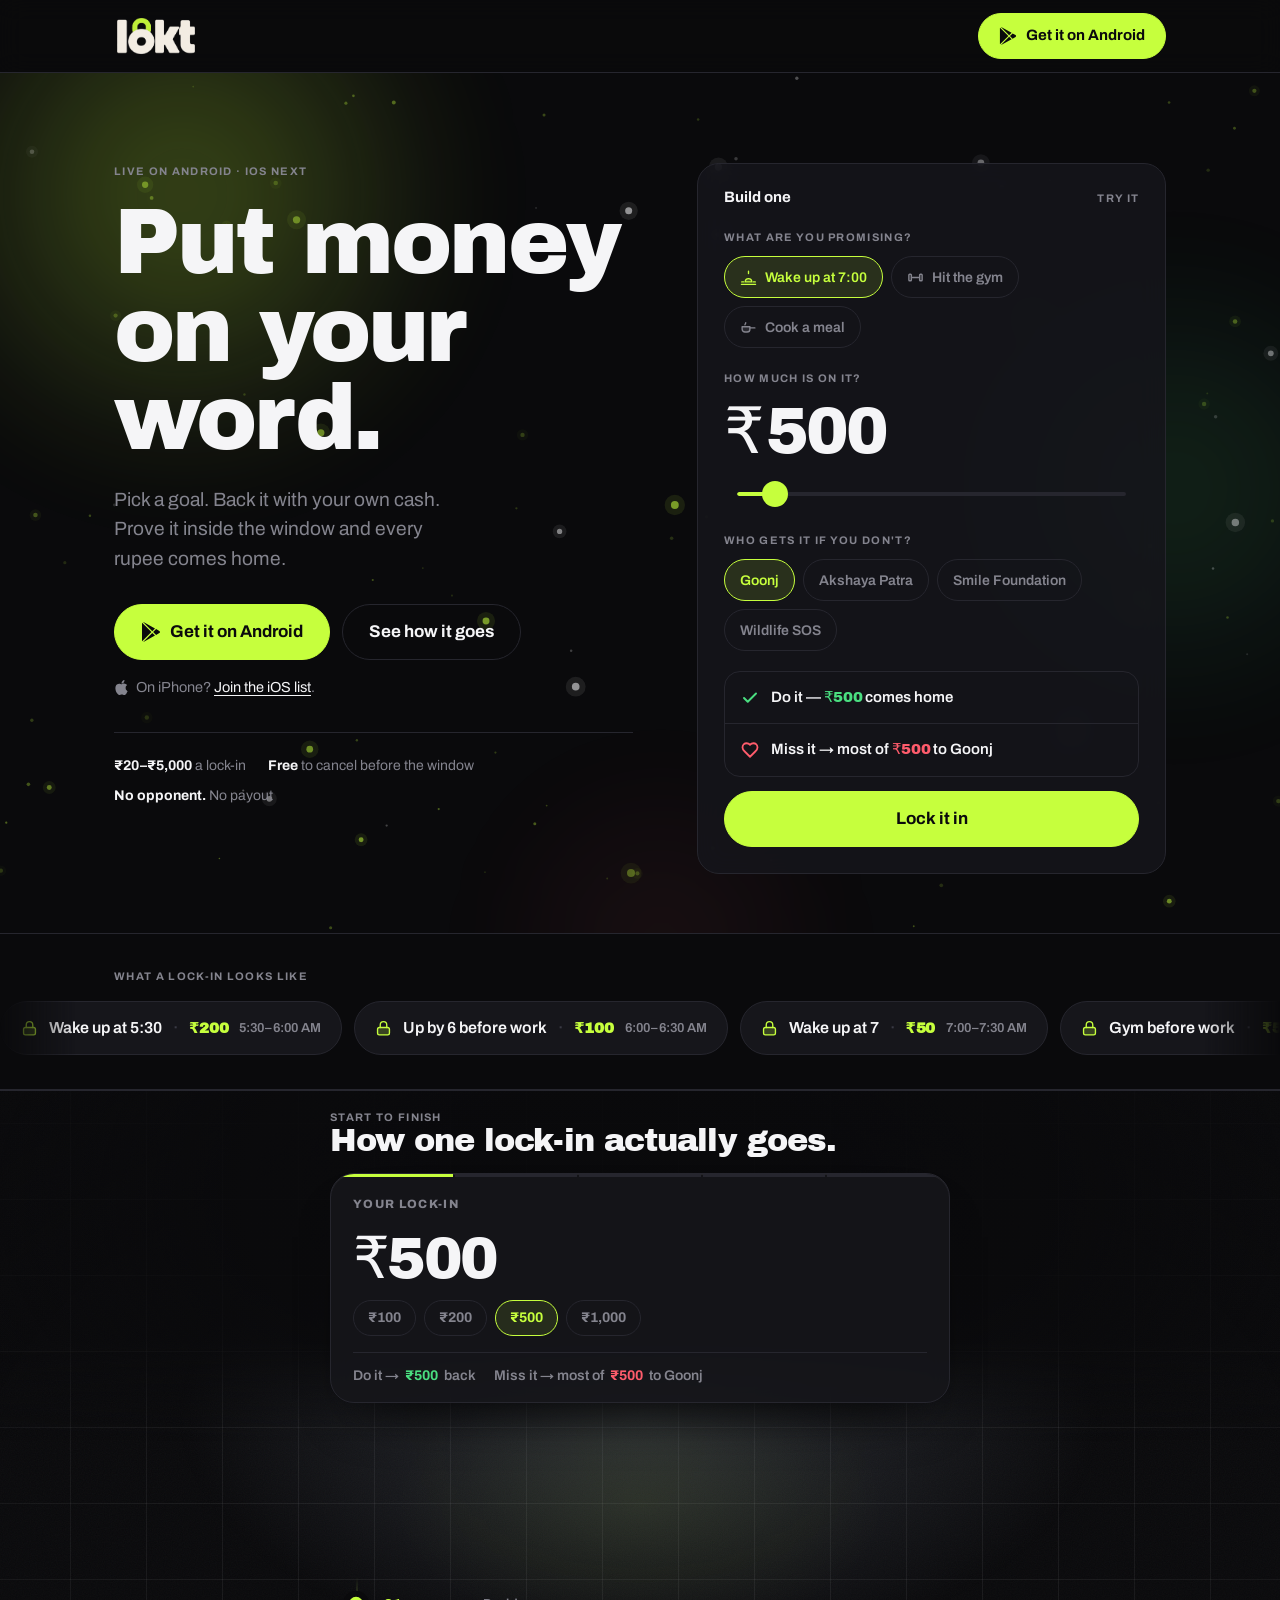
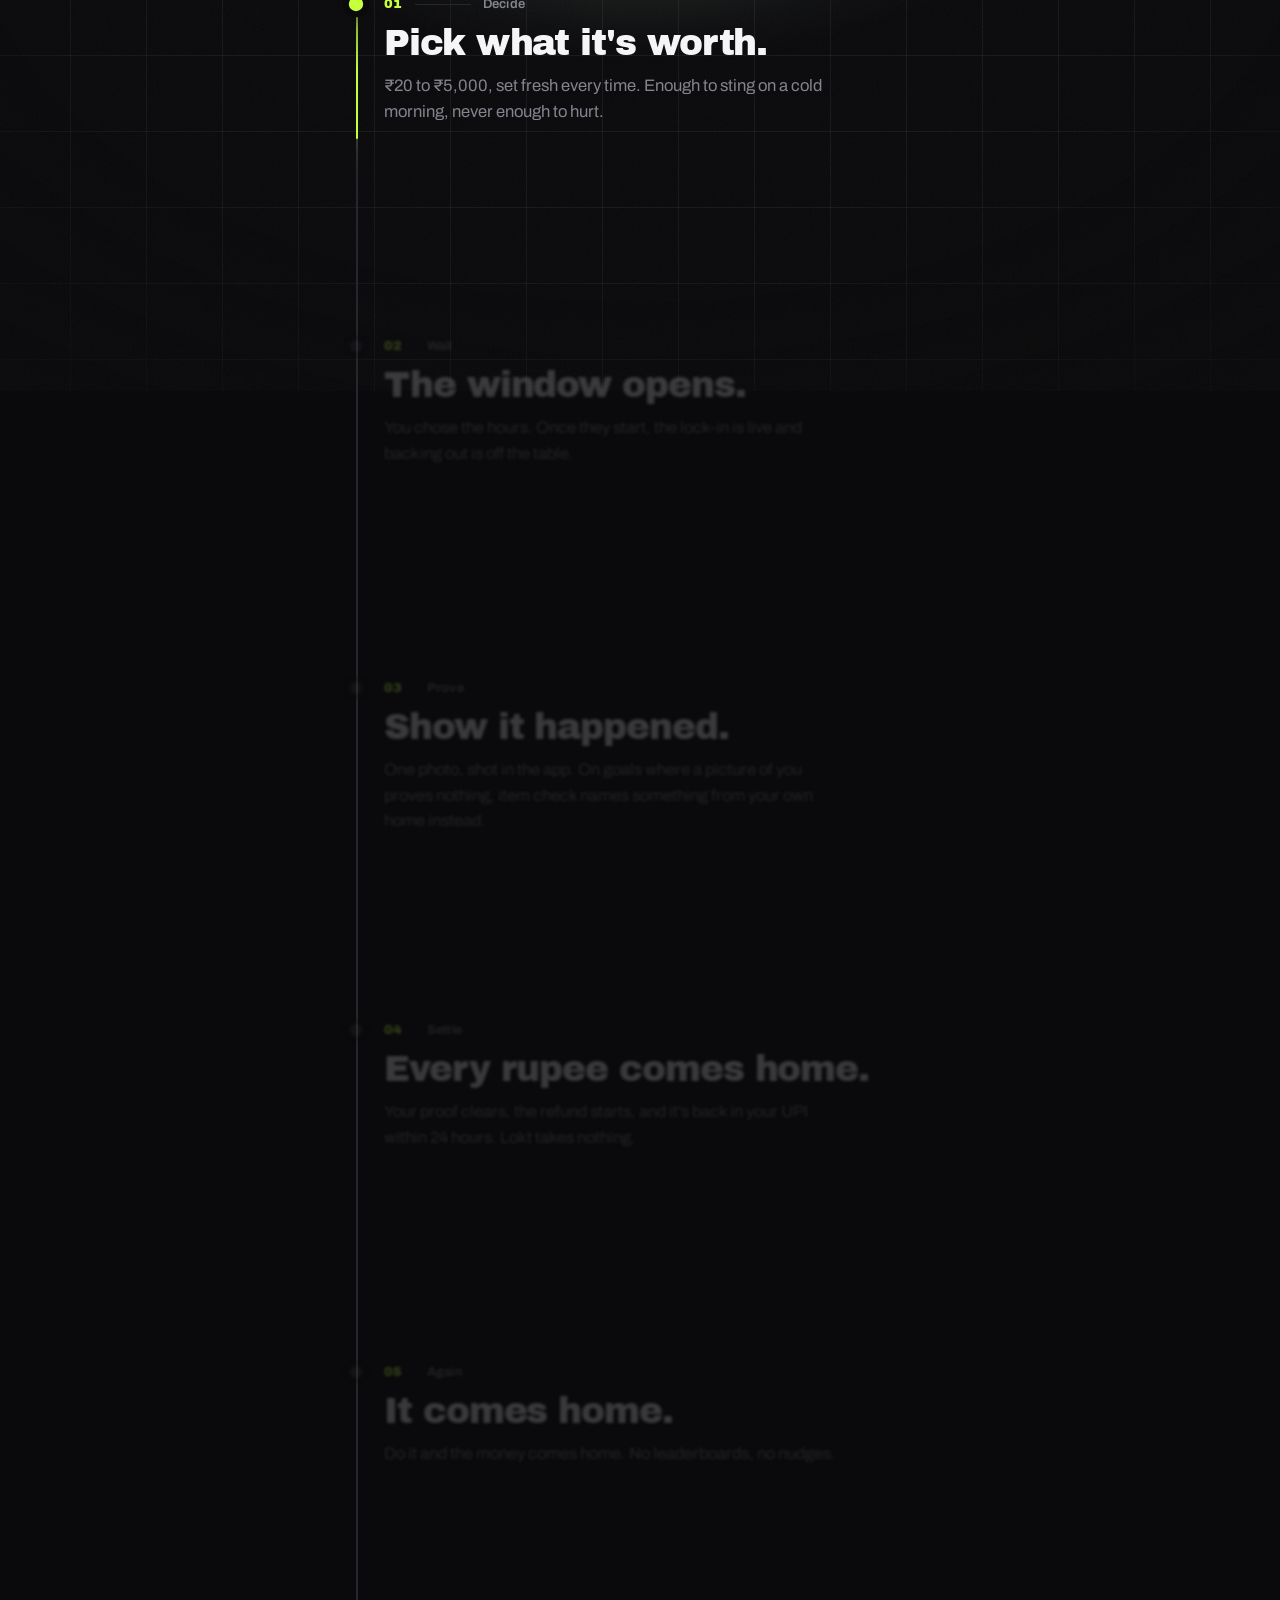
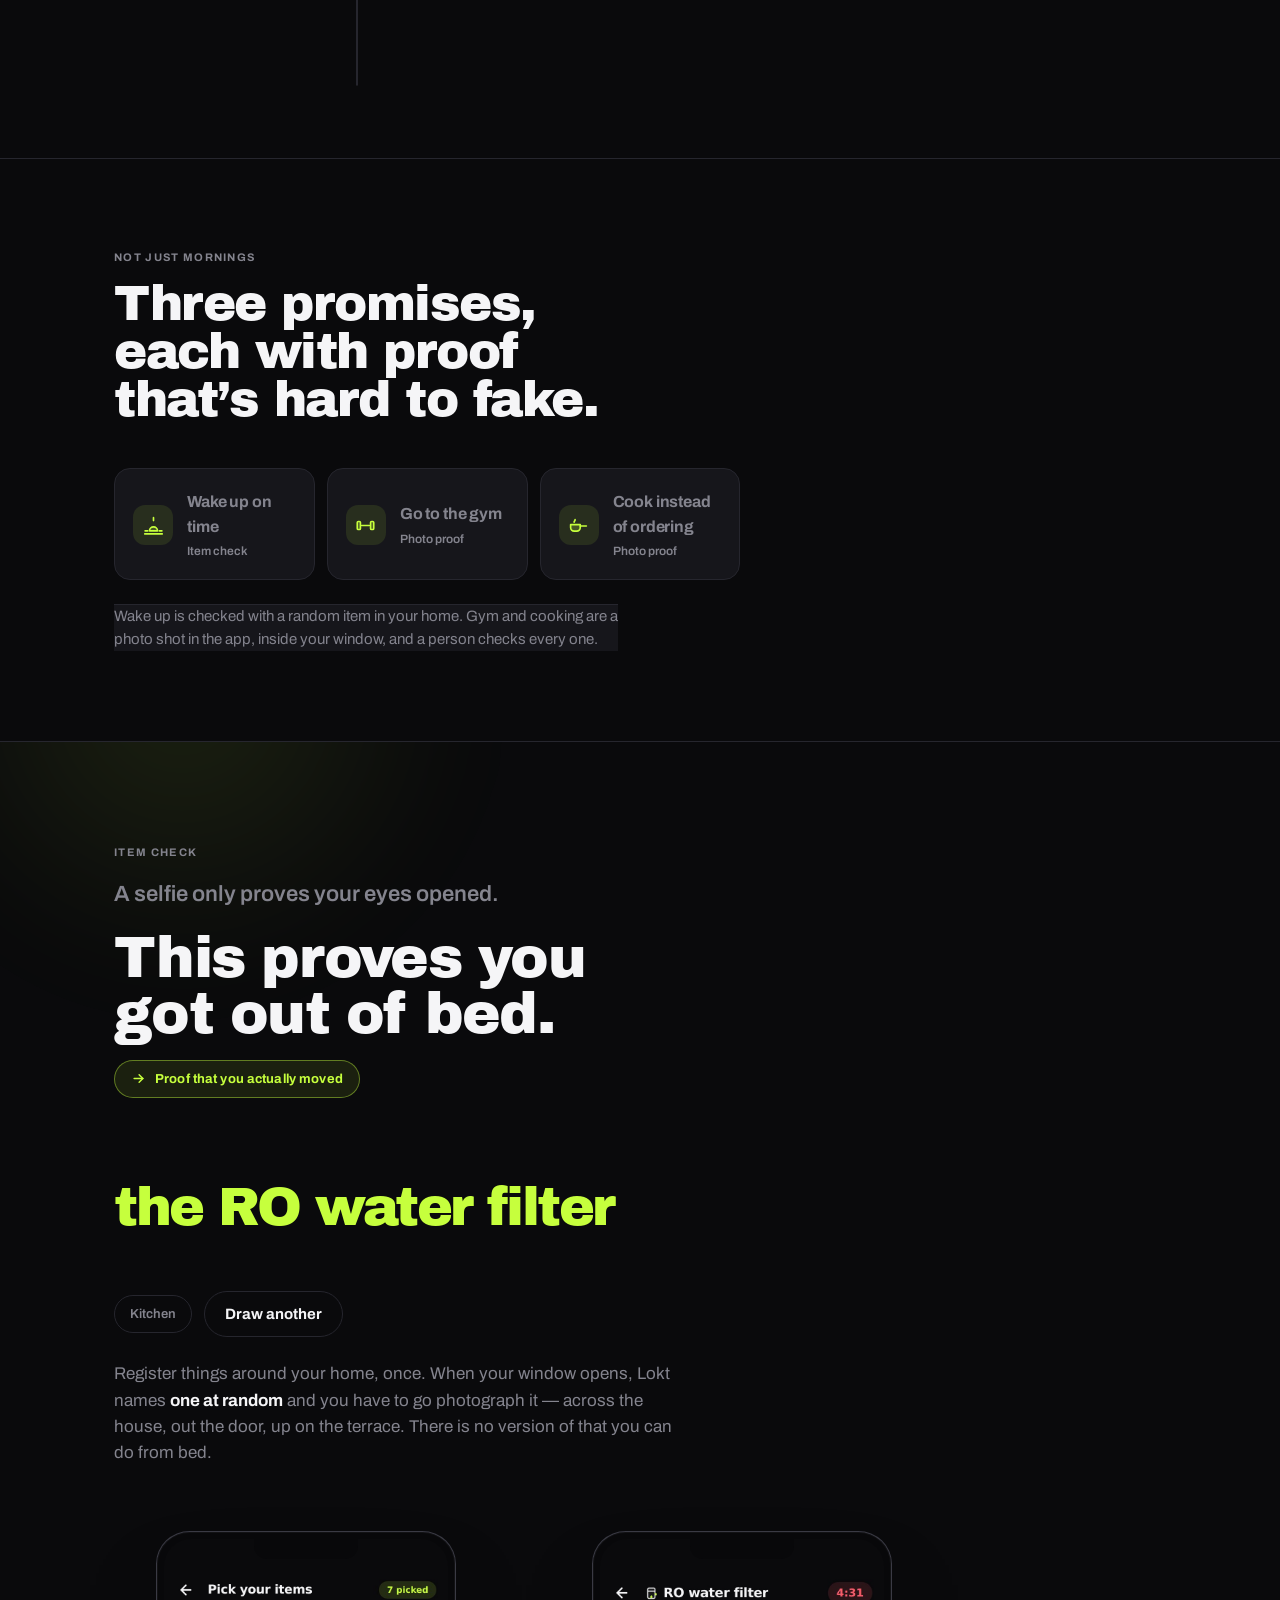
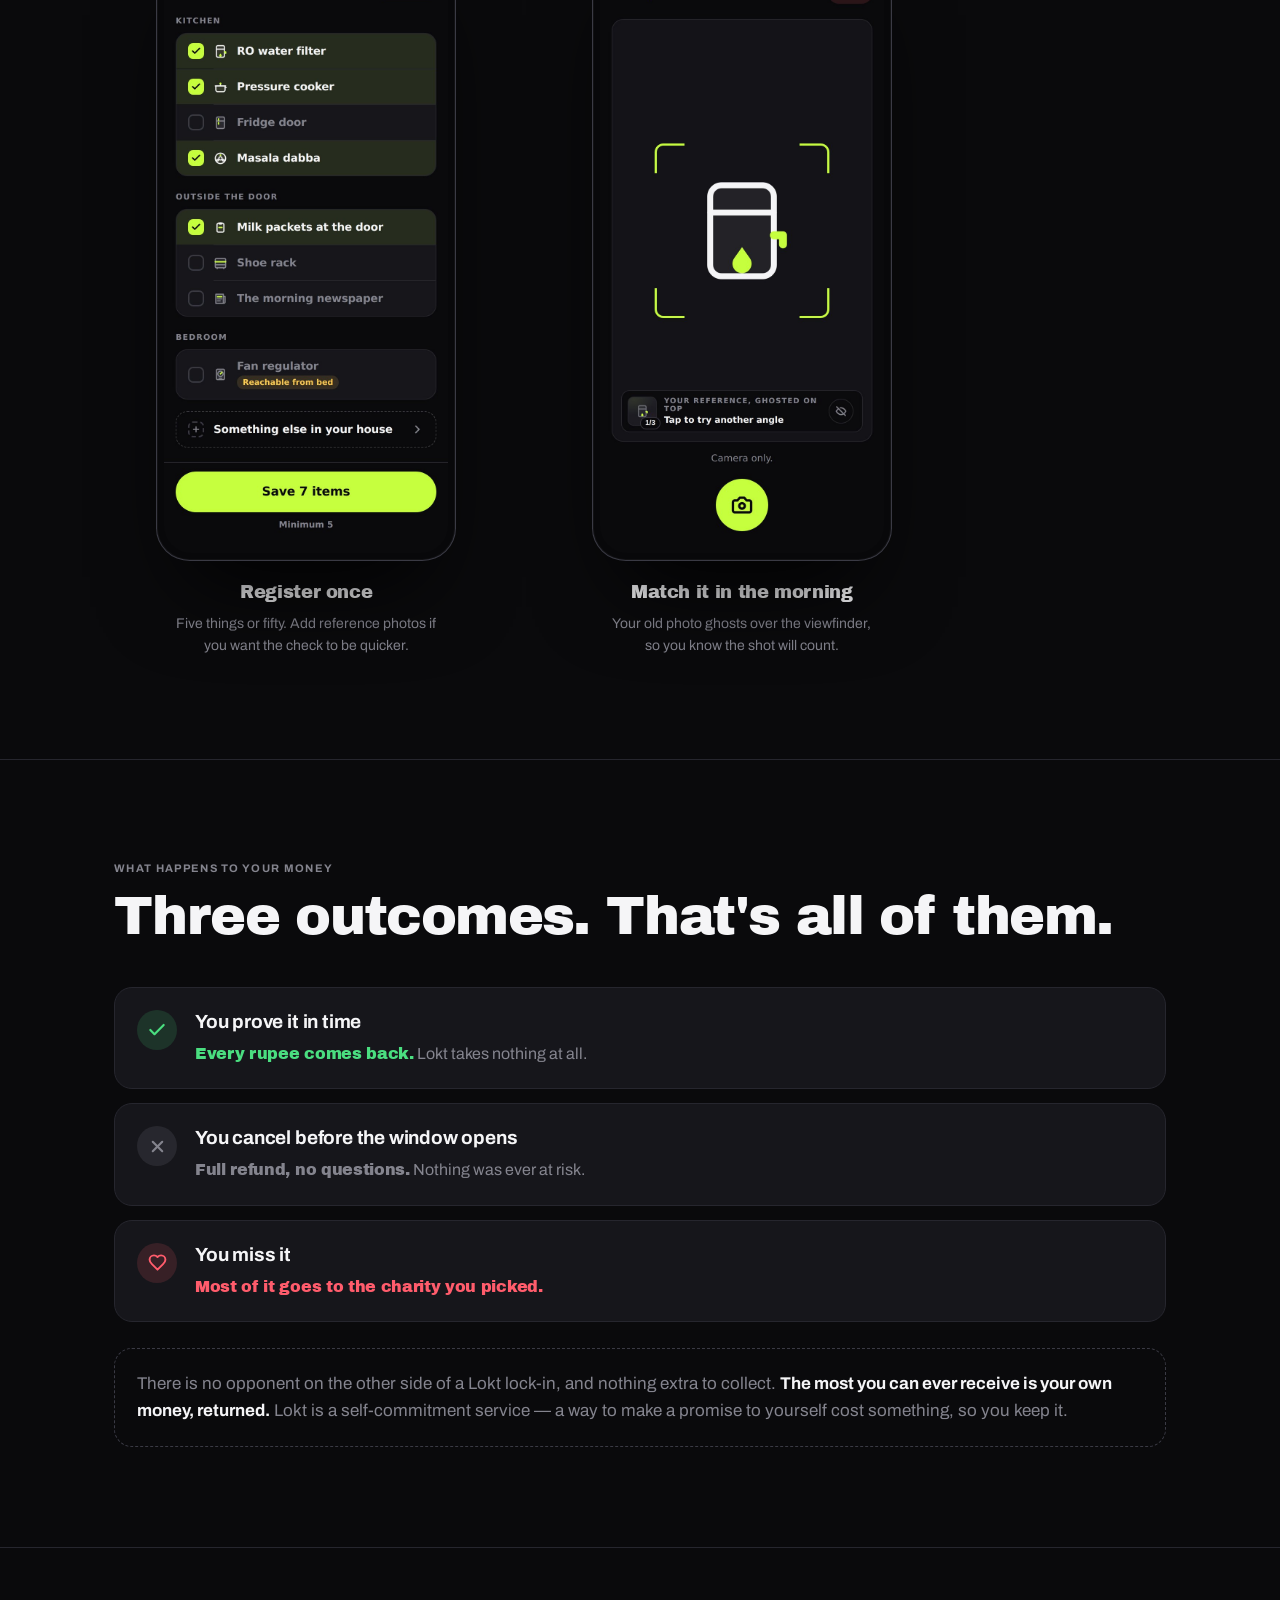
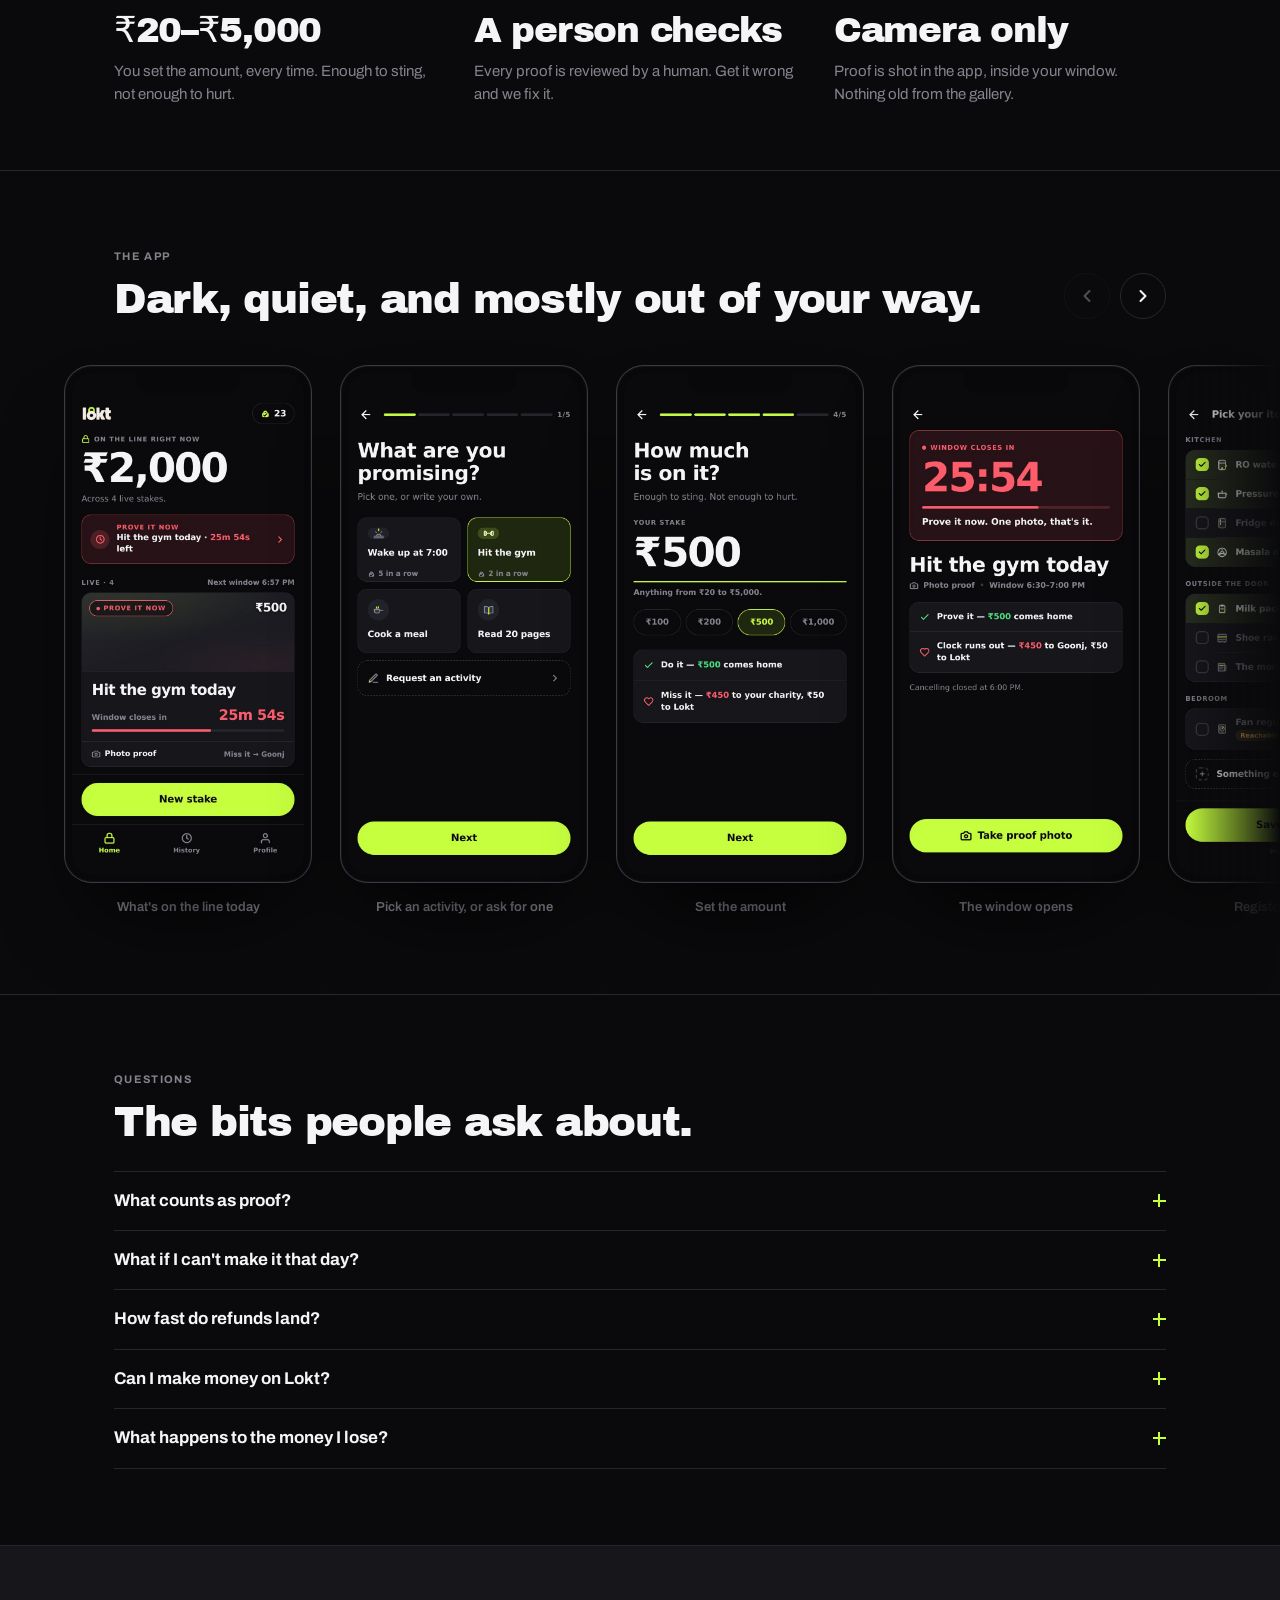
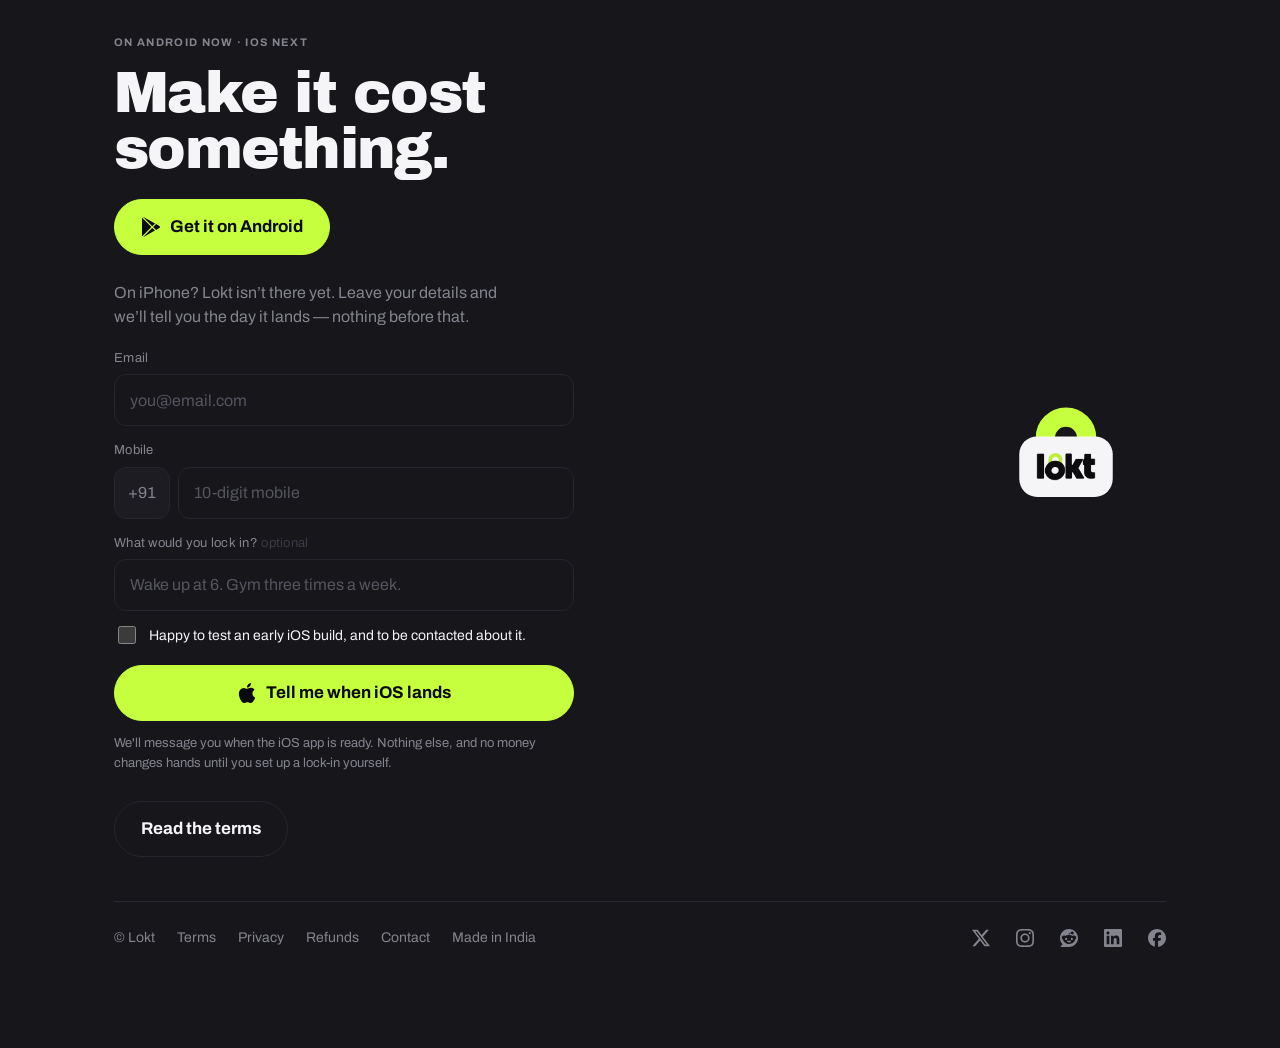
<file: index.html>
<!doctype html>
<html lang="en">
<head>
<meta charset="utf-8">
<meta name="viewport" content="width=device-width, initial-scale=1, viewport-fit=cover">
<title>Lokt — put money on your word</title>
<meta name="description" content="Pick a goal. Back it with your own cash. Prove it inside the window and every rupee comes home. Miss it and the money's gone, most of it to a charity you picked.">
<meta name="theme-color" content="#0A0A0C">
<meta property="og:title" content="Lokt — put money on your word">
<meta property="og:description" content="Back a goal with your own cash. Prove it in the window and every rupee comes home.">
<meta property="og:type" content="website">
<meta property="og:url" content="https://lokt.in/">
<meta property="og:image" content="https://lokt.in/assets/apple-touch-icon-180.png">
<link rel="icon" type="image/png" sizes="32x32" href="/assets/favicon-32.png">
<link rel="apple-touch-icon" sizes="180x180" href="/assets/apple-touch-icon-180.png">
<link rel="preconnect" href="https://fonts.googleapis.com">
<link rel="preconnect" href="https://fonts.gstatic.com" crossorigin>
<link rel="stylesheet" href="https://fonts.googleapis.com/css2?family=Archivo+Black&family=Archivo:wght@400;500;600;700&display=swap">
<style>
/* ---------------------------------------------------------------------------
   Lokt landing page
   Dark-only by brand mandate (LOKT-DESIGN-BRIEF.md). Tokens identical to the
   app. Lime is a highlighter: one lime element per section, on the action.
   Motion is the brand's — the lock closing, the ripple, the window running out.
   Everything degrades under prefers-reduced-motion.
--------------------------------------------------------------------------- */
:root{
  color-scheme: dark;
  --bg:#0A0A0C; --card:#16161B; --raise:#1C1C22; --line:#26262E; --line2:#3A3A44;
  --ink:#F5F5F7; --mut:#84848E; --lime:#C6FF3D; --limeInk:#0A0A0C;
  --red:#FF5C6C; --grn:#4ADE80; --amb:#FFC94D;
  --disp:"Archivo Black",system-ui,sans-serif;
  --body:"Archivo",system-ui,-apple-system,"Segoe UI",Roboto,sans-serif;
  --gut:clamp(20px,5vw,64px);
  --hdr:73px;   /* sticky header height: 13+46+13 + 1px border */
  --csup:40px;  /* flow card support row */
  --cft:34px;   /* flow card footer row; panel = 156px + csup + cft */
  --ease:cubic-bezier(.4,0,.2,1);
  --spring:cubic-bezier(.2,1.3,.4,1);
}
/* registered so the gallery's edge fades can animate; a browser without
   @property just snaps them, which is fine */
@property --mL{syntax:'<length>';inherits:false;initial-value:0px}
@property --mR{syntax:'<length>';inherits:false;initial-value:96px}
*{box-sizing:border-box}
/* overflow-x:clip, NEVER hidden — hidden makes body a scroll container and
   silently kills position:sticky in the flow section. */
html{max-width:100%;scroll-behavior:smooth}
body{margin:0;max-width:100%;background:var(--bg);color:var(--ink);
  font-family:var(--body);font-size:17px;line-height:1.55;-webkit-font-smoothing:antialiased}
a{color:inherit}
img{max-width:100%}
h1,h2,h3{font-family:var(--disp);font-weight:400;letter-spacing:-.03em;line-height:.96;
  margin:0;text-wrap:balance}
p{margin:0}
.wrap{max-width:1180px;margin:0 auto;padding-inline:var(--gut)}
.eyebrow{font-size:11px;font-weight:700;letter-spacing:.12em;text-transform:uppercase;color:var(--mut)}
.num{font-variant-numeric:tabular-nums}
:focus-visible{outline:2px solid var(--lime);outline-offset:3px;border-radius:4px}

/* ===== MOTION PRIMITIVES ================================================= */
@keyframes enter{from{opacity:0;transform:translateY(24px)}to{opacity:1;transform:none}}
@keyframes enterX{from{opacity:0;transform:translateY(34px) scale(.985)}to{opacity:1;transform:none}}
.enter{animation:enter .8s var(--ease) both;animation-delay:var(--d,0s)}
.enterX{animation:enterX .9s var(--ease) both;animation-delay:var(--d,0s)}
.js .rise{opacity:0;transform:translateY(22px);transition:opacity .75s var(--ease),transform .75s var(--ease)}
.js .rise.in{opacity:1;transform:none}
.js .rise.d1{transition-delay:.08s}.js .rise.d2{transition-delay:.16s}.js .rise.d3{transition-delay:.24s}
@keyframes pop{0%{transform:scale(1)}42%{transform:scale(1.14)}100%{transform:scale(1)}}
.pop{animation:pop .36s var(--spring)}

/* ===== HEADER ============================================================ */
.top{position:sticky;top:0;z-index:60;background:rgba(10,10,12,.9);
  backdrop-filter:saturate(140%) blur(12px);border-bottom:1px solid var(--line)}
.top .wrap{display:flex;align-items:center;justify-content:space-between;gap:16px;padding-block:13px}
/* bigger mark, same banner height — it still sits inside the 46px button row */
.mark{display:flex;align-items:center}
.mark img{width:84px;height:auto;display:block;transition:transform .35s var(--spring)}
.mark:hover img{transform:scale(1.05)}
.prog{position:absolute;left:0;right:0;bottom:-1px;height:2px;background:var(--lime);
  transform:scaleX(0);transform-origin:0 50%;will-change:transform}

.btn{position:relative;overflow:hidden;display:inline-flex;align-items:center;justify-content:center;
  gap:9px;height:46px;padding:0 20px;border-radius:999px;border:1px solid var(--line);
  background:transparent;color:var(--ink);font-family:var(--body);font-size:15px;font-weight:700;
  text-decoration:none;cursor:pointer;white-space:nowrap;
  transition:border-color .2s var(--ease),background .2s var(--ease),transform .2s var(--spring)}
.btn:hover{border-color:var(--line2);transform:translateY(-2px)}
.btn:active{transform:translateY(0) scale(.97)}
.btn--go{background:var(--lime);border-color:var(--lime);color:var(--limeInk)}
.btn--go:hover{background:#D3FF63;border-color:#D3FF63;box-shadow:0 10px 30px -10px rgba(198,255,61,.5)}
.btn--lg{height:56px;padding:0 26px;font-size:17px}
.rip{position:absolute;border-radius:999px;background:currentColor;opacity:.22;
  transform:translate(-50%,-50%) scale(0);pointer-events:none;animation:rip .62s var(--ease) forwards}
@keyframes rip{to{transform:translate(-50%,-50%) scale(1);opacity:0}}

/* ===== PHONE ============================================================= */
.phone{position:relative;width:100%;max-width:300px;
  border-radius:11.3% / 5.2%;padding:7px;background:#08080A;border:1px solid var(--line2);
  box-shadow:0 50px 90px -34px rgba(0,0,0,.95), inset 0 0 0 1px rgba(245,245,247,.04)}
.phone>img{width:100%;height:auto;aspect-ratio:390/844;object-fit:cover;border-radius:9.5% / 4.4%;display:block;background:var(--bg)}
.phone::after{content:"";position:absolute;top:7px;left:50%;transform:translateX(-50%);
  width:104px;height:20px;border-radius:0 0 13px 13px;background:#08080A;pointer-events:none}

/* ===== AMBIENT FIELD (blobs + motes + cursor spotlight) ================== */
.field{position:absolute;inset:0;overflow:hidden;pointer-events:none;z-index:0}
.blob{position:absolute;border-radius:50%;filter:blur(64px);opacity:.9;will-change:transform}
.blob.b1{width:52vw;height:52vw;max-width:620px;max-height:620px;left:-10%;top:-22%;
  background:radial-gradient(circle, rgba(198,255,61,.32), transparent 66%);
  animation:float1 26s ease-in-out infinite}
.blob.b2{width:44vw;height:44vw;max-width:520px;max-height:520px;right:-12%;top:18%;
  background:radial-gradient(circle, rgba(74,222,128,.16), transparent 66%);
  animation:float2 34s ease-in-out infinite}
.blob.b3{width:34vw;height:34vw;max-width:400px;max-height:400px;left:36%;bottom:-24%;
  background:radial-gradient(circle, rgba(255,92,108,.10), transparent 66%);
  animation:float3 29s ease-in-out infinite}
@keyframes float1{0%,100%{transform:translate(0,0) scale(1)}50%{transform:translate(9vw,7vh) scale(1.14)}}
@keyframes float2{0%,100%{transform:translate(0,0) scale(1)}50%{transform:translate(-8vw,10vh) scale(.88)}}
@keyframes float3{0%,100%{transform:translate(0,0) scale(1)}50%{transform:translate(6vw,-9vh) scale(1.2)}}
.motes{position:absolute;inset:0;width:100%;height:100%}
.spot{position:absolute;width:520px;height:520px;border-radius:50%;left:0;top:0;opacity:0;
  background:radial-gradient(circle, rgba(198,255,61,.13), transparent 62%);
  transform:translate(-50%,-50%);transition:opacity .5s var(--ease);will-change:transform}
.spot.on{opacity:1}

/* ===== HERO ============================================================== */
.hero{position:relative;padding-block:clamp(44px,7vw,92px) clamp(36px,5vw,60px);overflow:hidden}
.hero .wrap{position:relative;z-index:1}
.hero .grid{display:grid;grid-template-columns:minmax(0,1.05fr) minmax(0,.95fr);
  gap:clamp(32px,5vw,64px);align-items:start}
.hero h1{font-size:clamp(44px,7.4vw,92px);margin-top:18px;text-wrap:initial}
.hero h1 span{display:block;animation:enter .85s var(--ease) both}
.hero h1 span:nth-child(1){animation-delay:.10s}
.hero h1 span:nth-child(2){animation-delay:.18s}
.hero h1 span:nth-child(3){animation-delay:.26s}
.hero .lede{margin-top:22px;font-size:clamp(17px,1.5vw,20px);color:var(--mut);max-width:30ch}
.hero .cta{display:flex;flex-wrap:wrap;gap:12px;margin-top:30px}
.pledge{margin-top:34px;padding-top:22px;border-top:1px solid var(--line);
  display:flex;flex-wrap:wrap;gap:8px 22px;font-size:14px;color:var(--mut)}
.pledge b{color:var(--ink);font-weight:700}

/* ===== STAKE BUILDER ===================================================== */
.builder{position:relative;background:rgba(22,22,27,.86);backdrop-filter:blur(14px);
  border:1px solid var(--line);border-radius:22px;padding:clamp(18px,2.4vw,26px);overflow:hidden}
.bhead{display:flex;align-items:baseline;justify-content:space-between;gap:12px}
.builder h2{font-family:var(--body);font-weight:700;font-size:15px;letter-spacing:0}
.blabel{margin:22px 0 10px}
.opts{display:flex;flex-wrap:wrap;gap:8px}
.opt{height:42px;padding:0 15px;border-radius:999px;border:1px solid var(--line);
  background:transparent;color:var(--mut);font-family:var(--body);font-size:14px;font-weight:600;
  cursor:pointer;display:inline-flex;align-items:center;gap:8px;
  transition:border-color .2s var(--ease),color .2s var(--ease),background .2s var(--ease),transform .2s var(--spring)}
.opt:hover{border-color:var(--line2);color:var(--ink);transform:translateY(-2px)}
.opt[aria-pressed="true"]{border-color:var(--lime);background:rgba(198,255,61,.12);color:var(--lime)}
.opt svg{flex:none}
.amt{display:flex;align-items:baseline;gap:4px;font-family:var(--disp);
  font-size:clamp(44px,5.6vw,64px);letter-spacing:-.045em;line-height:1}
.amt input{width:100%;min-width:0;background:transparent;border:0;color:var(--ink);
  font-family:var(--disp);font-size:inherit;letter-spacing:inherit;padding:0;-moz-appearance:textfield}
.amt input::-webkit-outer-spin-button,.amt input::-webkit-inner-spin-button{-webkit-appearance:none;margin:0}
/* The input is 32px tall so a thumb can actually grab it; the 4px track is
   drawn behind it, inset by the knob radius so fill and knob agree. */
.railwrap{position:relative;display:flex;align-items:center;height:32px;margin-top:12px}
.railtrack{position:absolute;left:13px;right:13px;height:4px;border-radius:999px;
  background:var(--line);pointer-events:none;overflow:hidden}
.railtrack i{display:block;height:4px;border-radius:999px;background:var(--lime);width:9.6%}
.rail{-webkit-appearance:none;appearance:none;position:relative;width:100%;height:32px;
  background:transparent;margin:0;cursor:pointer}
.rail::-webkit-slider-runnable-track{height:32px;background:transparent;border:0}
.rail::-webkit-slider-thumb{-webkit-appearance:none;width:26px;height:26px;margin-top:3px;
  border-radius:50%;background:var(--lime);border:0;cursor:grab;
  box-shadow:0 0 0 0 rgba(198,255,61,.25);transition:box-shadow .2s var(--ease)}
.rail:hover::-webkit-slider-thumb{box-shadow:0 0 0 6px rgba(198,255,61,.12)}
.rail:active::-webkit-slider-thumb{box-shadow:0 0 0 12px rgba(198,255,61,.16)}
.rail::-moz-range-track{height:32px;background:transparent;border:0}
.rail::-moz-range-thumb{width:26px;height:26px;border-radius:50%;background:var(--lime);border:0}
.out{margin-top:20px;border:1px solid var(--line);border-radius:16px;overflow:hidden}
.out .row{display:flex;align-items:center;gap:12px;padding:14px 16px;font-size:15px;font-weight:600}
.out .row svg{flex:none}
.out .row+.row{border-top:1px solid var(--line)}
.out b{display:inline-block;font-family:var(--disp);font-weight:400;letter-spacing:-.02em}
.lockbtn{margin-top:14px;width:100%}
.bface{transition:opacity .3s var(--ease),transform .4s var(--ease)}
.bface.gone{opacity:0;transform:scale(.97);pointer-events:none}
.blocked{position:absolute;inset:0;display:grid;align-content:center;justify-items:center;
  text-align:center;padding:clamp(18px,2.4vw,26px);background:var(--card);
  opacity:0;transform:scale(1.04);pointer-events:none;
  transition:opacity .4s var(--ease),transform .5s var(--spring)}
.blocked.on{opacity:1;transform:none;pointer-events:auto}
.blocked .k{margin-top:22px;font-family:var(--disp);font-size:clamp(38px,4.6vw,54px);
  letter-spacing:-.045em;line-height:1}
.blocked .sub{margin-top:12px;color:var(--mut);font-size:15px;max-width:30ch}
.blocked .split{margin-top:20px;display:flex;flex-wrap:wrap;justify-content:center;gap:8px 18px;
  font-size:13px;font-weight:600;color:var(--mut)}
.blocked .again{margin-top:22px}

/* ===== THE MARK CLOSING (shackle swings shut, rings ripple) ==============
   Colours follow the app's wordmark loader (Loading-D / Loading-System):
   body #F5F5F7, shackle #C6FF3D, black wordmark inside. The body is NOT lime. */
.slam{position:relative;display:grid;place-items:center}
.slam svg{position:relative;z-index:2;overflow:visible}
.ring{position:absolute;border-radius:999px;border:2px solid var(--lime);opacity:0;
  pointer-events:none;z-index:1}
/* open → closed. Matches the app's open-shackle transform: rotate(21 24 21) translate(5.5 -2) */
/* the shackle lifts clear of the body, hangs open, then swings shut */
@keyframes lockup{
  0%   {transform:translate(4.6px,-7.5px) rotate(19deg)}
  30%  {transform:translate(4.6px,-7.5px) rotate(19deg)}
  47%  {transform:translate(-.5px,.7px)   rotate(-4deg)}
  55%  {transform:translate(0,0)          rotate(0deg)}
  60%  {transform:translate(0,-1.8px)     rotate(0deg)}
  67%,100%{transform:translate(0,0)       rotate(0deg)}}
@keyframes lockbody{0%,52%{transform:scaleY(1)}57%{transform:scaleY(.89)}64%{transform:scaleY(1.05)}72%{transform:scaleY(1)}}
@keyframes lockring{0%,53%{opacity:0;transform:scale(.6)}59%{opacity:.6;transform:scale(.82)}90%,100%{opacity:0;transform:scale(1.55)}}
.sl-shackle{transform-box:view-box;transform-origin:24px 21px;animation:lockup 2.6s var(--ease) infinite}
.sl-body{transform-box:view-box;transform-origin:24px 42.5px;animation:lockbody 2.6s var(--ease) infinite}
.slam .ring{animation:lockring 2.6s var(--ease) infinite}
.slam .ring.r2{animation-delay:.09s}
.slam.once .sl-shackle,.slam.once .sl-body,.slam.once .ring{animation-iteration-count:1;animation-fill-mode:forwards}
.slam--lg{width:200px;height:200px}
.slam--lg .ring.r1{width:168px;height:168px}
.slam--lg .ring.r2{width:128px;height:128px}
.slam--md{width:140px;height:140px}
.slam--md .ring.r1{width:118px;height:118px}
.slam--md .ring.r2{width:90px;height:90px}

/* ===== BAND — what a stake looks like ==================================== */
.band{border-block:1px solid var(--line);padding-block:clamp(22px,3vw,34px);background:var(--bg)}
.band .wrap{margin-bottom:16px}
.mtrack{overflow:hidden;
  -webkit-mask-image:linear-gradient(90deg,transparent,#000 6%,#000 94%,transparent);
  mask-image:linear-gradient(90deg,transparent,#000 6%,#000 94%,transparent)}
.mrow{display:flex;width:max-content;animation:drift 54s linear infinite}
.mtrack:hover .mrow{animation-play-state:paused}
@keyframes drift{to{transform:translateX(-50%)}}
.pill{display:inline-flex;align-items:center;gap:11px;height:54px;padding:0 20px;margin-right:12px;
  border-radius:999px;border:1px solid var(--line);background:var(--card);white-space:nowrap;
  font-size:16px;font-weight:600;color:var(--ink);transition:border-color .3s var(--ease)}
.pill:hover{border-color:var(--line2)}
.pill svg{flex:none;color:var(--lime)}
.pill .v{font-family:var(--disp);font-size:15px;letter-spacing:-.02em;color:var(--lime)}
.pill .sep{color:var(--line2)}
.pill .w{font-size:13px;font-weight:600;color:var(--mut)}

/* ===== FLOW =============================================================
   ONE layout at every width: a centred column, the heading and a fixed panel
   pinned at the top, the beats scrolling beneath on a spine. No two-column
   variant — that's what left half the desktop empty.

   The panel is 320px at every width and every card uses the SAME four rows:
   eyebrow / one big line / supporting block / footer strip. So the eyebrow,
   the hero and the footer land on identical y positions on all five steps.

   Card text colours are .pos/.neg/.ink — NOT .g/.r/.w. `.g` is the goal-tile
   class in the next section and it was styling every ₹500 as a bordered tile.
========================================================================== */
.flow{position:relative;border-top:1px solid var(--line);background:var(--bg)}
/* One viewport-tall sticky layer instead of painting on the section box: a
   section-anchored background fades out partway down and dies by step 3. */
.flowbg{position:sticky;top:0;height:100svh;margin-bottom:-100svh;z-index:0;
  pointer-events:none;overflow:hidden}
.flowbg i{position:absolute;inset:0;display:block}

/* NEUTRAL SURFACE, ONE ACCENT. Everything here is white or black at low alpha.
   Lime at low alpha over near-black mixes to olive, so a lime wash across the
   whole viewport reads as cheap sludge no matter how it is tuned — and it breaks
   the brand rule anyway (lime is a highlighter, one element per screen). The only
   lime in this section is the timeline spine, which glows because it is the thing
   the eye is meant to follow. Don't add colour fields here. */
.fgrid{background-image:
    linear-gradient(rgba(245,245,247,.062) 1px, transparent 1px),
    linear-gradient(90deg, rgba(245,245,247,.062) 1px, transparent 1px);
  background-size:76px 76px;background-position:center;
  -webkit-mask-image:radial-gradient(106% 96% at 50% 44%, #000 34%, transparent 100%);
  mask-image:radial-gradient(106% 96% at 50% 44%, #000 34%, transparent 100%)}

/* Light pool + vignette in ONE element, both centred at 50%, so the two halves
   cannot come apart. An earlier version used positioned blobs and one of them
   resolved off-screen twice — the "spot on the right and not on the left" bug. */
.fhalo{background:
    radial-gradient(52% 40% at 50% 36%, rgba(203,219,242,.17), transparent 70%),
    radial-gradient(26% 20% at 50% 46%, rgba(198,255,61,.07), transparent 74%),
    radial-gradient(104% 88% at 50% 46%, transparent 50%, rgba(10,10,12,.72) 100%);
  animation:fbreathe 24s ease-in-out infinite;will-change:transform}
@keyframes fbreathe{0%,100%{transform:scale(1)}50%{transform:scale(1.045)}}

/* Fine grain. Large flat gradients band badly on dark OLED panels; a few percent
   of noise removes the stepping and is most of why a dark page reads expensive. */
.fnoise{opacity:.038;
  background-image:url("data:image/svg+xml,%3Csvg xmlns='http://www.w3.org/2000/svg' width='180' height='180'%3E%3Cfilter id='n'%3E%3CfeTurbulence type='fractalNoise' baseFrequency='.85' numOctaves='3' stitchTiles='stitch'/%3E%3C/filter%3E%3Crect width='180' height='180' filter='url(%23n)'/%3E%3C/svg%3E");
  background-size:180px 180px}
@media (max-width:620px){
  .fgrid{background-size:52px 52px}
  .fhalo{background:
    radial-gradient(70% 30% at 50% 38%, rgba(203,219,242,.15), transparent 72%),
    radial-gradient(40% 15% at 50% 46%, rgba(198,255,61,.065), transparent 76%),
    radial-gradient(100% 82% at 50% 46%, transparent 44%, rgba(10,10,12,.74) 100%)}
}
.flow .wrap{position:relative;z-index:1}
.flowgrid{max-width:720px;margin-inline:auto;padding-block:0 clamp(40px,6vw,72px)}

.stage{position:sticky;top:var(--hdr);z-index:3;display:grid;justify-items:center;gap:16px;
  isolation:isolate;
  /* full-bleed: with a column-width panel it painted a visible rectangle over
     the section's texture, with two hard vertical edges */
  margin-inline:calc(50% - 50vw);padding:18px max(var(--gut),calc(50vw - 310px)) 38px}
/* The scrim is a PSEUDO, not the stage's own background, and it is a radial, not a
   flat tint. Two reasons: backdrop-filter over a sharp dot grid drew a hard seam
   right across the page at the stage's bottom edge, and a full-width flat tint
   blacked out the section's glow behind the card. This is opaque down the middle
   where the copy sits, open at the far sides so the ambience reads through, and
   masked to nothing at the bottom so steps dissolve under it instead of clipping. */
.stage::after{content:"";position:absolute;inset:0;z-index:-1;
  background:radial-gradient(62% 130% at 50% 30%,
    rgba(10,10,12,.97) 0%, rgba(10,10,12,.90) 50%, rgba(10,10,12,.26) 100%);
  -webkit-mask-image:linear-gradient(180deg,#000 72%,transparent 100%);
  mask-image:linear-gradient(180deg,#000 72%,transparent 100%)}
.shead{width:100%;max-width:620px}
.shead h2{font-size:clamp(22px,3.4vw,32px);max-width:none}

/* scales gently with viewport height so short laptops keep a readable band
   below it; the ratio is what stays constant, not the pixel count */
.panel{position:relative;width:100%;max-width:620px;height:calc(156px + var(--csup) + var(--cft));
  background:rgba(22,22,27,.88);backdrop-filter:blur(10px);
  border:1px solid var(--line);border-radius:24px;overflow:hidden;
  /* real elevation: a 1px lit top edge plus a cast shadow. Flat on a lit ground
     the panel read as a grey rectangle rather than an object sitting in the light. */
  box-shadow:inset 0 1px 0 rgba(245,245,247,.07), 0 30px 60px -34px rgba(0,0,0,.95)}
.pprog{position:absolute;top:0;left:0;right:0;z-index:3;display:flex;gap:2px}
.pprog i{flex:1;height:3px;background:var(--line);transition:background .45s var(--ease)}
.pprog i.on{background:var(--lime)}

.ui{position:absolute;inset:0;margin:0;padding:22px 22px 18px;
  display:grid;grid-template-rows:16px 64px var(--csup) var(--cft);gap:12px 0;
  opacity:0;transform:translateY(10px);pointer-events:none;
  transition:opacity .4s var(--ease),transform .45s var(--ease)}
.ui.on{opacity:1;transform:none;pointer-events:auto}
/* line-height pinned to the row height, or the eyebrow overflows 16px and
   shifts every row below it by a few px per card */
.ui .ceb{font-size:12px;line-height:16px;font-weight:800;letter-spacing:.11em;
  text-transform:uppercase;color:var(--mut);margin:0}
/* block, not flex: flex-end dropped "in a row" to the bottom of the 78px row,
   which read as a second line. Inline keeps it on the number's baseline. */
/* bottom-aligned so a one-line and a two-line hero share a last baseline */
.ui .cbig{display:block;align-self:end;min-width:0;font-family:var(--disp);
  font-size:clamp(46px,5.4vw,58px);letter-spacing:-.045em;line-height:1;margin:0}
.ui .cbig.ctxt{font-size:clamp(28px,3.4vw,34px);letter-spacing:-.035em;line-height:1.1}
.ui .cbig em{font-family:var(--body);font-style:normal;font-size:.34em;font-weight:700;
  letter-spacing:0;color:var(--mut);margin-left:.34em}
.ui .csup{align-self:start;margin:0}
/* --cft is the footer row height: fixed so the rule never moves, and sized to
   the wrapped (mobile) case. The panel height is derived from it. */
.ui .cft{align-self:stretch;align-content:start;display:flex;flex-wrap:wrap;gap:3px 18px;
  padding-top:12px;border-top:1px solid var(--line);font-size:14px;font-weight:600;
  color:var(--mut);margin:0}
.ui .cft span{white-space:nowrap;display:inline-flex;align-items:center;gap:6px}
.ui .cpos{color:var(--grn)} .ui .cneg{color:var(--red)} .ui .cink{color:var(--ink);font-weight:700}
.ui .csay{font-size:16px;line-height:1.38;color:var(--mut);margin:0}
.ui .cchips{display:flex;flex-wrap:wrap;gap:8px}
.ui .cchip{height:36px;padding:0 14px;border-radius:999px;border:1px solid var(--line);
  display:inline-flex;align-items:center;gap:6px;font-size:14px;font-weight:700;color:var(--mut)}
.ui .cchip.sel{border-color:var(--lime);color:var(--lime);background:rgba(198,255,61,.1)}
.ui .cbar{height:4px;border-radius:999px;background:rgba(255,92,108,.24);overflow:hidden}
.ui .cbar i{display:block;height:4px;border-radius:999px;background:var(--red);width:62%}
.ui .clocks{display:flex;flex-wrap:wrap;gap:7px}

/* padding-top so step 01 sits in the readable band as the section arrives —
   too little and the first beat is already scrolled past before it activates */
.steps{--spad:clamp(84px,15vh,170px);position:relative;padding-left:40px;padding-top:var(--spad)}
/* The spine starts at the FIRST BEAT, not at the top of the column. An absolute
   child ignores the padding box, so top:0 hung a length of spine above step 01 —
   it showed up beside the section heading, which is nothing to do with the
   timeline. --spad is shared with the padding for exactly this reason. */
.spine{position:absolute;left:12px;top:var(--spad);bottom:0;width:2px;border-radius:2px;
  background:var(--line);
  /* --sclip is set on every scroll tick: the height of the spine currently behind
     the pinned panel. See the note in the flow sync. 0 with JS off, which is fine. */
  -webkit-mask-image:linear-gradient(180deg, transparent var(--sclip,0px),
    #000 calc(var(--sclip,0px) + 52px));
  mask-image:linear-gradient(180deg, transparent var(--sclip,0px),
    #000 calc(var(--sclip,0px) + 52px))}
.spine i{position:relative;display:block;width:2px;height:0;border-radius:2px;
  background:linear-gradient(180deg, rgba(198,255,61,.22), var(--lime) 58%);
  transition:height .45s var(--ease)}
/* The glow travels with the growing tip rather than sitting on the whole line.
   A box-shadow along the full length blooms upward past the sticky card, and the
   card's scrim is graded (open at the sides), so ~10% of a bright lime line still
   reads through it beside the heading. A tip bloom is always below the card,
   which is where the eye is anyway. This is the section's only lime — see .fgrid. */
.spine i::after{content:"";position:absolute;left:50%;bottom:-6px;translate:-50% 0;
  width:26px;height:170px;border-radius:999px;pointer-events:none;
  background:linear-gradient(180deg, rgba(198,255,61,0), rgba(198,255,61,.30));
  filter:blur(15px)}
/* each beat needs its own scroll distance: at natural height all five went
   past in under one screen and were unreadable */
/* spacing must stay under (readable band − text block) or the active text
   can't sit fully inside the band below the panel */
.step{min-height:clamp(210px,38vh,360px);padding-block:18px;opacity:.2;filter:blur(1.4px);
  transition:opacity .45s var(--ease),filter .45s var(--ease)}
.step.on{opacity:1;filter:none}
.step .n{position:relative;display:flex;align-items:center;gap:12px}
.step .n::before{content:"";position:absolute;left:-34px;top:50%;width:12px;height:12px;
  margin-top:-6px;border-radius:50%;background:var(--line2);box-shadow:0 0 0 5px var(--bg);
  transition:background .35s var(--ease),transform .35s var(--spring)}
.step.on .n::before{background:var(--lime);transform:scale(1.2)}
.step .n em{font-family:var(--disp);font-size:13px;letter-spacing:.02em;color:var(--lime);font-style:normal}
.step .n i{flex:1;height:1px;background:var(--line);max-width:0;transition:max-width .7s var(--ease)}
.step.on .n i{max-width:56px}
.step .n b{font-weight:600;font-size:13px;color:var(--mut);letter-spacing:.02em}
.step h3{margin-top:12px;font-size:clamp(26px,3.6vw,36px);max-width:none}
.step p{margin-top:12px;color:var(--mut);max-width:46ch;font-size:clamp(16px,1.3vw,17px)}
@keyframes npop{from{transform:translateY(10px);opacity:0}to{transform:none;opacity:1}}
.step.on h3,.step.on p{animation:npop .55s var(--ease) both}
.step.on p{animation-delay:.08s}

/* ===== GOALS GRID ======================================================== */
.goals{border-top:1px solid var(--line)}
.goals .wrap{padding-block:clamp(52px,7vw,92px)}
.goals h2{font-size:clamp(30px,4.2vw,50px);margin-top:14px;max-width:20ch}
.ggrid{margin-top:clamp(28px,4vw,44px);display:grid;
  grid-template-columns:repeat(auto-fill,minmax(190px,1fr));gap:12px}
.g{display:grid;grid-template-columns:auto minmax(0,1fr);align-items:center;gap:14px;
  min-height:92px;padding:18px;border:1px solid var(--line);border-radius:16px;background:var(--card);
  transition:border-color .3s var(--ease),transform .3s var(--spring),background .3s var(--ease)}
.g:hover{border-color:var(--line2);transform:translateY(-3px);background:var(--raise)}
.g .ic{width:40px;height:40px;border-radius:12px;display:grid;place-items:center;flex:none;
  background:rgba(198,255,61,.1);color:var(--lime);transition:transform .35s var(--spring)}
.g:hover .ic{transform:scale(1.1) rotate(-5deg)}
.g b{display:block;font-size:16px;font-weight:700;letter-spacing:-.01em}
.g span{display:block;margin-top:3px;font-size:12px;font-weight:600;color:var(--mut)}
.goals .foot{margin-top:24px;color:var(--mut);font-size:15px;max-width:56ch}

/* ===== ITEM CHECK ======================================================== */
.strip{position:relative;border-top:1px solid var(--line);overflow:hidden}
.strip .wrap{position:relative;z-index:1;padding-block:clamp(56px,8vw,104px)}
.strip .setup{margin-top:18px;font-family:var(--body);font-weight:600;
  font-size:clamp(17px,1.8vw,22px);line-height:1.4;color:var(--mut);max-width:34ch}
.strip h2{font-size:clamp(32px,4.8vw,58px);max-width:15ch;margin-top:20px}
.strip .tag{margin-top:18px;display:inline-flex;align-items:center;gap:9px;height:38px;
  padding:0 16px;border-radius:999px;border:1px solid rgba(198,255,61,.42);
  background:rgba(198,255,61,.09);color:var(--lime);font-size:13px;font-weight:700;
  letter-spacing:.01em}
/* the draw: item gets its own line with reserved height, so nothing reflows */
.draw{margin-top:clamp(28px,4vw,44px)}
/* Fixed two-line box. The name can be long, so the height is reserved up
   front — nothing below it is allowed to move while the draw cycles. */
.drawline{display:flex;align-items:center;overflow:hidden;
  font-size:clamp(26px,4.4vw,54px);height:2.44em}
.drawline .item{display:block;font-family:var(--disp);font-size:inherit;
  letter-spacing:-.045em;line-height:1.12;color:var(--lime);
  transform-origin:0 50%;will-change:transform,opacity}
.drawline .item.spin{opacity:.45}
@keyframes land{0%{transform:scale(1.05);opacity:.65}62%{transform:scale(.997)}100%{transform:none;opacity:1}}
.drawline .item.land{animation:land .55s var(--spring)}
.drawmeta{margin-top:18px;display:flex;flex-wrap:wrap;align-items:center;gap:12px}
.room{display:inline-flex;align-items:center;gap:7px;height:38px;padding:0 15px;border-radius:999px;
  border:1px solid var(--line);font-size:13px;font-weight:600;color:var(--mut);
  transition:border-color .35s var(--ease),color .35s var(--ease)}
.room.land{border-color:var(--lime);color:var(--lime)}
.strip .note{margin-top:24px;color:var(--mut);max-width:56ch}
.strip .note b{color:var(--ink);font-weight:700}
.pair{margin-top:clamp(40px,6vw,64px);display:grid;grid-template-columns:repeat(2,minmax(0,1fr));
  gap:clamp(24px,4vw,56px);align-items:start;max-width:820px}
.pair figure{margin:0;display:grid;justify-items:center;gap:18px;perspective:1200px}
.pair figure .phone{transition:transform .45s var(--ease)}
.pair figure:hover .phone{transform:translateY(-10px) rotateY(-5deg)}
.pair figcaption{text-align:center;max-width:26ch}
.pair figcaption b{display:block;font-family:var(--disp);font-weight:400;font-size:18px;letter-spacing:-.02em}
.pair figcaption span{display:block;margin-top:6px;font-size:14px;color:var(--mut)}

/* ===== THE DEAL ========================================================== */
.deal{border-top:1px solid var(--line)}
.deal .wrap{padding-block:clamp(56px,8vw,100px)}
.deal h2{font-size:clamp(32px,4.4vw,54px);margin-top:14px}
.rules{margin-top:clamp(28px,4vw,44px);display:grid;gap:14px}
.rule{display:grid;grid-template-columns:auto minmax(0,1fr);gap:18px;align-items:start;padding:22px;
  border:1px solid var(--line);border-radius:18px;background:var(--card);
  transition:border-color .3s var(--ease),transform .3s var(--spring),background .3s var(--ease)}
.rule:hover{border-color:var(--line2);transform:translateY(-3px);background:var(--raise)}
.dot{width:40px;height:40px;border-radius:999px;display:grid;place-items:center;flex:none;
  transition:transform .35s var(--spring)}
.rule:hover .dot{transform:scale(1.1) rotate(-6deg)}
.rule h3{font-family:var(--body);font-weight:700;font-size:19px;letter-spacing:-.01em;line-height:1.3}
.rule p{margin-top:7px;color:var(--mut);font-size:16px}
.rule .big{font-family:var(--disp);letter-spacing:-.02em}
.closer{margin-top:26px;padding:22px;border:1px dashed var(--line2);border-radius:18px;
  font-size:17px;color:var(--mut)}
.closer b{color:var(--ink);font-weight:700}

/* ===== FACTS ============================================================= */
.facts{border-top:1px solid var(--line)}
.facts .wrap{padding-block:clamp(40px,5vw,64px);display:grid;
  grid-template-columns:repeat(3,minmax(0,1fr));gap:28px}
.fact .k{font-family:var(--disp);font-size:clamp(24px,2.8vw,36px);letter-spacing:-.035em;line-height:1.05}
.fact .v{margin-top:10px;color:var(--mut);font-size:15px}

/* ===== GALLERY =========================================================== */
.gal{border-top:1px solid var(--line);overflow:hidden}
.gal .wrap{padding-block:clamp(48px,6vw,84px) 0}
.gal h2{font-size:clamp(28px,3.4vw,42px);margin-top:14px}
.galbar{display:flex;align-items:flex-end;justify-content:space-between;gap:20px;flex-wrap:wrap}
.arrows{display:flex;gap:10px}
.arrows button{width:46px;height:46px;padding:0;border-radius:999px;border:1px solid var(--line);
  background:transparent;color:var(--ink);cursor:pointer;display:grid;place-items:center;
  transition:border-color .2s var(--ease),opacity .2s var(--ease),transform .2s var(--spring)}
.arrows button:hover{border-color:var(--line2);transform:scale(1.08)}
.arrows button[disabled]{opacity:.3;cursor:default;transform:none}
.track{--mL:0px;--mR:96px;
  margin-top:clamp(4px,1.2vw,16px);display:flex;gap:clamp(16px,2.4vw,28px);overflow-x:auto;
  scroll-snap-type:x mandatory;scrollbar-width:none;padding-inline:var(--gut);
  /* headroom: a scroll container clips both axes, so the hover lift needs
     room INSIDE the box or the raised phone gets sliced off at the top */
  padding-top:30px;
  padding-bottom:clamp(48px,6vw,84px);scroll-padding-inline:var(--gut);
  /* a partial slide should fade out, not look sliced off */
  -webkit-mask-image:linear-gradient(90deg,transparent 0,#000 var(--mL),
                     #000 calc(100% - var(--mR)),transparent 100%);
  mask-image:linear-gradient(90deg,transparent 0,#000 var(--mL),
             #000 calc(100% - var(--mR)),transparent 100%);
  transition:--mL .3s linear,--mR .3s linear}
.track::-webkit-scrollbar{display:none}
.slide{flex:0 0 auto;width:min(248px,62vw);scroll-snap-align:start;display:grid;gap:14px;perspective:1200px}
.slide .phone{max-width:none;transition:transform .45s var(--ease),box-shadow .45s var(--ease)}
.slide:hover .phone{transform:translateY(-12px) rotateX(4deg) rotateY(-5deg);
  box-shadow:0 60px 100px -34px rgba(0,0,0,.95), 0 0 40px -18px rgba(198,255,61,.4),
             inset 0 0 0 1px rgba(245,245,247,.06)}
.slide .cap{font-size:13px;font-weight:600;color:var(--mut);text-align:center;transition:color .3s var(--ease)}
.slide:hover .cap{color:var(--ink)}

/* ===== FAQ =============================================================== */
.faq{border-top:1px solid var(--line)}
.faq .wrap{padding-block:clamp(48px,6vw,88px)}
.faq h2{font-size:clamp(28px,3.4vw,42px);margin-top:14px}
details{border-bottom:1px solid var(--line)}
details:first-of-type{border-top:1px solid var(--line);margin-top:28px}
/* padding lives on the summary, not the details, so the whole row is tappable */
summary{cursor:pointer;list-style:none;font-weight:700;font-size:17px;display:flex;
  justify-content:space-between;gap:20px;align-items:center;min-height:44px;
  padding-block:16px;transition:color .2s var(--ease)}
summary:hover{color:var(--lime)}
summary::-webkit-details-marker{display:none}
summary::after{content:"";width:13px;height:13px;flex:none;
  background:linear-gradient(var(--lime),var(--lime)) center/100% 2.4px no-repeat,
             linear-gradient(var(--lime),var(--lime)) center/2.4px 100% no-repeat;
  transition:transform .3s var(--spring)}
details[open] summary::after{transform:rotate(90deg);
  background:linear-gradient(var(--lime),var(--lime)) center/100% 2.4px no-repeat}
@keyframes unfold{from{opacity:0;transform:translateY(-8px)}to{opacity:1;transform:none}}
details[open] p{animation:unfold .4s var(--ease) both}
details p{margin-top:-2px;padding-bottom:20px;color:var(--mut);max-width:62ch}

/* ===== FOOTER ============================================================ */
.foot{position:relative;border-top:1px solid var(--line);background:var(--card);overflow:hidden}
.foot .wrap{position:relative;z-index:1;padding-block:clamp(52px,7vw,88px)}
.foot .grid{display:grid;grid-template-columns:minmax(0,1fr) auto;gap:clamp(28px,5vw,64px);align-items:center}
.foot h2{font-size:clamp(32px,4.6vw,58px);max-width:14ch;margin-top:14px}
.foot .cta{margin-top:28px;display:flex;flex-wrap:wrap;gap:12px}
.links{margin-top:44px;padding-top:14px;border-top:1px solid var(--line);display:flex;
  flex-wrap:wrap;align-items:center;gap:0 22px;font-size:14px;color:var(--mut)}
.links a,.links span{display:inline-flex;align-items:center;min-height:44px}
.links a{text-decoration:none;transition:color .2s var(--ease)}
.links a:hover{color:var(--ink)}
/* social row: icon-only links, right of the legal strip. Inherits the strip's
   muted colour and its 44px min-height; -13px pulls the last glyph to the gutter. */
.links .social{display:flex;align-items:center;margin-left:auto;margin-right:-13px}
.links .social a{width:44px;justify-content:center}
.links .social svg{display:block}

@media (max-width:980px){
  /* Same layout as desktop — centred column, pinned heading + panel, steps on a
     spine. Only type sizes and paddings tighten. */
  .flowgrid{padding-block:0 clamp(28px,5vw,48px)}
  .stage{padding:14px var(--gut) 30px;gap:12px}
  .shead .eyebrow{display:none}
  .step{min-height:clamp(200px,34svh,320px);padding-block:16px}
  .foot .grid{grid-template-columns:minmax(0,1fr)}
  /* below the desktop strip the legal links already wrap; the icons take their own
     line and align left with them rather than floating off to the right */
  .links .social{flex-basis:100%;margin-left:-13px;margin-right:0}
  /* centred, not start-aligned: the ripple grows to 1.55x and overran the
     gutter, where .foot's overflow:hidden sliced it */
  .slam--lg{justify-self:center;margin-top:8px}
}
@media (max-width:860px){
  .hero .grid{grid-template-columns:minmax(0,1fr)}
  .facts .wrap{grid-template-columns:minmax(0,1fr);gap:22px}
  .pair{grid-template-columns:minmax(0,1fr);gap:36px}
  .pair figure .phone{max-width:262px}
  .spot{display:none}
}
@media (max-width:560px){
  :root{--cft:54px}
  /* four presets measured 315px inside a 304px card and wrapped to two rows */
  .ui .cchips{gap:6px}
  .ui .cchip{padding:0 11px}
  /* below 400px even three-plus-one won't fit on one row; the presets are
     illustrative, so the largest drops rather than the row wrapping */
  @media (max-width:400px){
    .ui .cchips .cchip:nth-child(4){display:none}
    .ui .clocks svg{width:22px;height:22px}
  }
  /* only the very narrow phones need a taller support row — at 400px it was
     inflating the panel on every common handset for no reason */
  /* at 320 the support block and the footer strip each take one more line */
  @media (max-width:345px){ :root{--csup:70px;--cft:78px} }
  .eyebrow{font-size:12px}
  /* touch targets: 44px minimum */
  .opt{height:44px}
  .railwrap{height:40px}
  .rail{height:40px}
  .rail::-webkit-slider-runnable-track{height:40px}
  .rail::-webkit-slider-thumb{margin-top:7px}
  .rail::-moz-range-track{height:40px}
  .g span{font-size:12px}
  .goals .foot{margin-top:20px;font-size:15px}
  .hero{padding-block:32px 34px}
  /* two full-width stacked CTAs rather than a ragged wrap */
  .hero .cta .btn,.foot .cta .btn{flex:1 1 100%}
  /* one fact per line. Wrapped as a flex row at phone width, "Free to cancel before the
     window" sat flush against the right gutter and the third orphaned anyway. */
  .pledge{flex-direction:column;gap:10px;margin-top:26px;padding-top:18px}
}
@media (prefers-reduced-motion:reduce){
  html{scroll-behavior:auto}
  *,*::before,*::after{animation:none!important;transition:none!important}
  .js .rise{opacity:1!important;transform:none!important}
  .enter,.enterX,.hero h1 span{opacity:1!important;transform:none!important}
  .step{opacity:1;filter:none}
  .step .n i{max-width:64px}
  .blob,.motes,.spot{display:none}
  /* the mark still reads as a closed lock when motion is off */
  .sl-shackle,.sl-body{transform:none!important}
}

/* EARLY ACCESS FORM ---------------------------------------------------- */
.anchor{display:block;position:relative;top:-90px;visibility:hidden}
.bico{width:18px;height:18px;flex:0 0 auto}
.btn--lg .bico{width:20px;height:20px}
.ios-hint{margin-top:16px;font-size:14.5px;color:var(--mut);display:flex;align-items:center;gap:7px}
.ios-hint .bico{width:15px;height:15px;color:var(--mut)}
.ios-hint a{color:var(--ink);text-decoration:underline;text-underline-offset:3px}
.ea-intro{margin-top:26px;max-width:46ch;font-size:16px;color:var(--mut)}
.ea{margin-top:18px;max-width:460px}
.ea-row{margin-bottom:14px}
.ea-lab{display:block;font-size:13px;letter-spacing:.02em;color:var(--mut);margin-bottom:6px}
.ea-opt{color:var(--line2)}
.ea-in{width:100%;height:52px;padding:0 15px;border-radius:12px;background:var(--card);
  border:1px solid var(--line);color:var(--ink);font:16px/1 var(--body);
  transition:border-color .18s ease,background .18s ease}
.ea-in::placeholder{color:#55555F}
.ea-in:focus{outline:none;border-color:var(--lime);background:var(--raise)}
.ea-in:user-invalid{border-color:var(--red)}
.ea-phone{display:flex;align-items:stretch;gap:8px}
.ea-cc{display:inline-flex;align-items:center;padding:0 13px;border-radius:12px;
  background:var(--raise);border:1px solid var(--line);color:var(--mut);
  font:16px/1 var(--body);font-variant-numeric:tabular-nums}
.ea-check{display:flex;align-items:flex-start;gap:10px;margin:4px 0 18px;cursor:pointer;
  font-size:14px;color:var(--ink)}
.ea-check input{width:18px;height:18px;margin-top:1px;accent-color:var(--lime);flex:0 0 auto}
.ea-submit{width:100%}
.ea-fine{margin-top:12px;font-size:13px;color:var(--mut)}
/* Honeypot. Moved off-screen rather than display:none -- some bots skip hidden inputs, which
   would defeat the point of having it. */
.ea-hp{position:absolute;left:-9999px;width:1px;height:1px;overflow:hidden}
.ea-note{display:none;margin-top:18px;padding:13px 15px;border-radius:12px;
  border:1px solid var(--line);background:var(--card);font-size:14.5px;line-height:1.5}
.ea-note.on{display:block}
.ea-note.ok{border-color:var(--lime);color:var(--ink)}
.ea-note.bad{border-color:var(--red);color:var(--ink)}
@media (max-width:560px){ .ea{max-width:none} }
</style>
</head>
<body>

<header class="top">
  <div class="wrap">
    <a class="mark" href="/" aria-label="Lokt home"><img src="/assets/landing/lokt-wordmark-white.png" alt="Lokt" width="84" height="42"></a>
    <a class="btn btn--go" href="https://play.google.com/store/apps/details?id=com.lokt.app" rel="noopener"><svg class="bico" viewBox="0 0 24 24" fill="currentColor" aria-hidden="true"><path d="M22.018 13.298l-3.919 2.218-3.515-3.493 3.543-3.521 3.891 2.202a1.49 1.49 0 0 1 0 2.594zM1.337.924a1.486 1.486 0 0 0-.112.568v21.017c0 .217.045.419.124.6l11.155-11.087L1.337.924zm12.207 10.065l3.258-3.238L3.45.195a1.466 1.466 0 0 0-.946-.179l11.04 10.973zm0 2.067l-11 10.933c.298.036.612-.016.906-.183l13.324-7.54-3.23-3.21z"/></svg>Get it on Android</a>
  </div>
  <div class="prog" id="prog" aria-hidden="true"></div>
</header>

<main>

  <!-- HERO ------------------------------------------------------------- -->
  <section class="hero" id="hero">
    <div class="field" aria-hidden="true">
      <span class="blob b1"></span><span class="blob b2"></span><span class="blob b3"></span>
      <canvas class="motes" id="motes"></canvas>
      <span class="spot" id="spot"></span>
    </div>

    <div class="wrap grid">
      <div>
        <p class="eyebrow enter" style="--d:.02s">Live on Android &middot; iOS next</p>
        <h1><span>Put money</span><span>on your</span><span>word.</span></h1>
        <p class="lede enter" style="--d:.34s">Pick a goal. Back it with your own cash. Prove it inside the window and every rupee comes home.</p>
        <div class="cta enter" style="--d:.42s">
          <a class="btn btn--go btn--lg" href="https://play.google.com/store/apps/details?id=com.lokt.app" rel="noopener"><svg class="bico" viewBox="0 0 24 24" fill="currentColor" aria-hidden="true"><path d="M22.018 13.298l-3.919 2.218-3.515-3.493 3.543-3.521 3.891 2.202a1.49 1.49 0 0 1 0 2.594zM1.337.924a1.486 1.486 0 0 0-.112.568v21.017c0 .217.045.419.124.6l11.155-11.087L1.337.924zm12.207 10.065l3.258-3.238L3.45.195a1.466 1.466 0 0 0-.946-.179l11.04 10.973zm0 2.067l-11 10.933c.298.036.612-.016.906-.183l13.324-7.54-3.23-3.21z"/></svg>Get it on Android</a>
          <a class="btn btn--lg" href="#flow">See how it goes</a>
        </div>
        <p class="ios-hint enter" style="--d:.46s"><svg class="bico" viewBox="0 0 24 24" fill="currentColor" aria-hidden="true"><path d="M12.152 6.896c-.948 0-2.415-1.078-3.96-1.04-2.04.027-3.91 1.183-4.961 3.014-2.117 3.675-.546 9.103 1.519 12.09 1.013 1.454 2.208 3.09 3.792 3.039 1.52-.065 2.09-.987 3.935-.987 1.831 0 2.35.987 3.96.948 1.637-.026 2.676-1.48 3.676-2.948 1.156-1.688 1.636-3.325 1.662-3.415-.039-.013-3.182-1.221-3.22-4.857-.026-3.04 2.48-4.494 2.597-4.559-1.429-2.09-3.623-2.324-4.39-2.376-2-.156-3.675 1.09-4.61 1.09zM15.53 3.83c.843-1.012 1.4-2.427 1.245-3.83-1.207.052-2.662.805-3.532 1.818-.78.896-1.454 2.338-1.273 3.714 1.338.104 2.715-.688 3.559-1.701"/></svg><span>On iPhone? <a href="#early-access">Join the iOS list</a>.</span></p>
        <div class="pledge enter" style="--d:.5s">
          <span><b>&#8377;20&ndash;&#8377;5,000</b> a lock-in</span>
          <span><b>Free</b> to cancel before the window</span>
          <span><b>No opponent.</b> No payout</span>
        </div>
      </div>

      <div class="builder enterX" style="--d:.3s">
        <div class="bface" id="bface">
          <div class="bhead">
            <h2>Build one</h2>
            <span class="eyebrow">Try it</span>
          </div>

          <p class="eyebrow blabel">What are you promising?</p>
          <div class="opts" id="goals" role="group" aria-label="Goal"></div>

          <p class="eyebrow blabel">How much is on it?</p>
          <div class="amt"><span>&#8377;</span><input id="amt" class="num" type="number" min="20" max="5000" step="10" value="500" aria-label="Amount in rupees"></div>
          <div class="railwrap">
            <span class="railtrack"><i id="railfill"></i></span>
            <input id="rail" class="rail" type="range" min="20" max="5000" step="10" value="500" aria-label="Amount slider">
          </div>

          <p class="eyebrow blabel">Who gets it if you don't?</p>
          <div class="opts" id="ngos" role="group" aria-label="Charity"></div>

          <div class="out" aria-live="polite">
            <div class="row">
              <svg width="18" height="18" viewBox="0 0 24 24" fill="none" stroke="#4ADE80" stroke-width="2.6" stroke-linecap="round" stroke-linejoin="round" aria-hidden="true"><path d="M20 6 9 17l-5-5"/></svg>
              <span>Do it &mdash; <b class="num" id="okAmt" style="color:var(--grn)">&#8377;500</b> comes home</span>
            </div>
            <div class="row">
              <svg width="18" height="18" viewBox="0 0 24 24" fill="none" stroke="#FF5C6C" stroke-width="2.4" stroke-linecap="round" stroke-linejoin="round" aria-hidden="true"><path d="M19 14c1.49-1.46 3-3.21 3-5.5A5.5 5.5 0 0 0 16.5 3c-1.76 0-3 .5-4.5 2-1.5-1.5-2.74-2-4.5-2A5.5 5.5 0 0 0 2 8.5c0 2.3 1.5 4.05 3 5.5l7 7Z"/></svg>
              <span>Miss it &rarr; most of <b class="num" id="ngoAmt" style="color:var(--red)">&#8377;500</b> to <span id="ngoName">Goonj</span></span>
            </div>
          </div>

          <button class="btn btn--go btn--lg lockbtn" id="lockBtn" type="button">Lock it in</button>
        </div>

        <!-- what pressing the button feels like -->
        <div class="blocked" id="blocked" aria-hidden="true">
          <div class="slam slam--md once" id="slamDemo">
            <span class="ring r1"></span>
            <span class="ring r2"></span>
            <svg width="98" height="98" viewBox="0 0 48 48" fill="none" aria-hidden="true">
              <path class="sl-shackle" d="M16.5 21a7.5 7.5 0 0 1 15 0" stroke="#C6FF3D" stroke-width="7" stroke-linecap="round"/>
              <g class="sl-body">
                <rect x="7" y="20.5" width="34" height="22" rx="6.5" fill="#F5F5F7"/>
                <image href="/assets/landing/lokt-wordmark-black.png" x="13.4" y="26.58" width="21.2" height="9.84"/>
              </g>
            </svg>
          </div>
          <p class="k num" id="lockAmt">&#8377;500 locked in</p>
          <p class="sub" id="lockSub">Wake up at 7:00, tomorrow. Once the window opens, the only way out is to do it.</p>
          <p class="split">
            <span>Do it &rarr; <b style="color:var(--grn)" class="num" id="lockOk">&#8377;500</b> back</span>
            <span>Miss it &rarr; most of <b style="color:var(--red)" class="num" id="lockNgo">&#8377;500</b> to <span id="lockName">Goonj</span></span>
          </p>
          <button class="btn again" id="againBtn" type="button">Build another</button>
        </div>
      </div>
    </div>
  </section>

  <!-- BAND -------------------------------------------------------------- -->
  <section class="band">
    <div class="wrap"><p class="eyebrow">What a lock-in looks like</p></div>
    <div class="mtrack"><div class="mrow" id="mrow"></div></div>
  </section>

  <!-- THE FLOW ---------------------------------------------------------- -->
  <section class="flow" id="flow">
    <div class="flowbg" aria-hidden="true">
      <i class="fgrid"></i><i class="fhalo"></i><i class="fnoise"></i>
    </div>
    <div class="wrap flowgrid">

      <div class="stage">
        <div class="shead">
          <p class="eyebrow">Start to finish</p>
          <h2>How one lock-in actually goes.</h2>
        </div>

        <div class="panel" id="stack">
          <div class="pprog" id="stageprog" aria-hidden="true">
            <i class="on"></i><i></i><i></i><i></i><i></i>
          </div>

          <figure class="ui on">
            <p class="ceb">Your lock-in</p>
            <p class="cbig num">&#8377;500</p>
            <div class="csup cchips">
              <span class="cchip">&#8377;100</span><span class="cchip">&#8377;200</span>
              <span class="cchip sel">&#8377;500</span><span class="cchip">&#8377;1,000</span>
            </div>
            <p class="cft"><span>Do it &rarr; <b class="cpos">&#8377;500</b> back</span><span>Miss it &rarr; most of <b class="cneg">&#8377;500</b> to Goonj</span></p>
          </figure>

          <figure class="ui">
            <p class="ceb cneg">&bull;&nbsp; Window closes in</p>
            <p class="cbig num cneg" id="cdown">25:54</p>
            <div class="csup">
              <div class="cbar"><i></i></div>
              <p class="csay" style="margin-top:10px;color:var(--ink);font-weight:700">Prove it now &mdash; one photo.</p>
            </div>
            <p class="cft"><span class="cink">Hit the gym today</span><span>Window 6:30&ndash;7:00 PM</span></p>
          </figure>

          <figure class="ui">
            <p class="ceb">Go photograph</p>
            <p class="cbig ctxt">The RO water filter</p>
            <div class="csup cchips">
              <span class="cchip"><svg width="13" height="13" viewBox="0 0 24 24" fill="none" stroke="currentColor" stroke-width="2.2" stroke-linecap="round" stroke-linejoin="round" aria-hidden="true"><path d="M20 10.4c0 5.2-8 11.6-8 11.6s-8-6.4-8-11.6a8 8 0 0 1 16 0Z"/><circle cx="12" cy="10.2" r="2.6"/></svg> Kitchen</span><span class="cchip">1 of your 7 items</span>
            </div>
            <p class="cft"><span><b class="cink">&#8377;200</b> riding on it</span><span>Shot in the app, in the window</span></p>
          </figure>

          <figure class="ui">
            <p class="ceb">Back to you</p>
            <p class="cbig num cpos">&#8377;500</p>
            <p class="csup csay">You did it. Every rupee came home.</p>
            <p class="cft"><span>Refunded to UPI</span><span>Within 24 hours</span><span>Lokt took nothing</span></p>
          </figure>

          <figure class="ui">
            <p class="ceb">Kept</p>
            <p class="cbig num cpos">&#8377;500</p>
            <p class="csup csay">You did it. Every rupee came home.</p>
          </figure>
        </div>
      </div>

      <div class="steps" id="steps">
        <span class="spine" aria-hidden="true"><i id="spinefill"></i></span>

        <article class="step on" data-i="0">
          <div class="n"><em>01</em><i></i><b>Decide</b></div>
          <h3>Pick what it&#39;s worth.</h3>
          <p>&#8377;20 to &#8377;5,000, set fresh every time. Enough to sting on a cold morning, never enough to hurt.</p>
        </article>

        <article class="step" data-i="1">
          <div class="n"><em>02</em><i></i><b>Wait</b></div>
          <h3>The window opens.</h3>
          <p>You chose the hours. Once they start, the lock-in is live and backing out is off the table.</p>
        </article>

        <article class="step" data-i="2">
          <div class="n"><em>03</em><i></i><b>Prove</b></div>
          <h3>Show it happened.</h3>
          <p>One photo, shot in the app. On goals where a picture of you proves nothing, item check names something from your own home instead.</p>
        </article>

        <article class="step" data-i="3">
          <div class="n"><em>04</em><i></i><b>Settle</b></div>
          <h3>Every rupee comes home.</h3>
          <p>Your proof clears, the refund starts, and it&#39;s back in your UPI within 24 hours. Lokt takes nothing.</p>
        </article>

        <article class="step" data-i="4">
          <div class="n"><em>05</em><i></i><b>Again</b></div>
          <h3>It comes home.</h3>
          <p>Do it and the money comes home. No leaderboards, no nudges.</p>
        </article>

      </div>
    </div>
  </section>

  <!-- GOALS GRID -------------------------------------------------------- -->
  <section class="goals">
    <div class="wrap">
      <p class="eyebrow rise">Not just mornings</p>
      <h2 class="rise d1">Three promises, each with proof that&rsquo;s hard to fake.</h2>
      <div class="ggrid" id="ggrid"></div>
      <p class="foot rise">Wake up is checked with a random item in your home. Gym and cooking are a photo shot in the app, inside your window, and a person checks every one.</p>
    </div>
  </section>

  <!-- ITEM CHECK -------------------------------------------------------- -->
  <section class="strip" id="strip">
    <div class="field" aria-hidden="true">
      <span class="blob b1" style="opacity:.34"></span>
      <span class="spot" id="spot2"></span>
    </div>
    <div class="wrap">
      <p class="eyebrow rise">Item check</p>
      <p class="setup rise d1">A selfie only proves your eyes opened.</p>
      <h2 class="rise d1">This proves you got out of bed.</h2>
      <p class="tag rise d2">
        <svg width="15" height="15" viewBox="0 0 24 24" fill="none" stroke="currentColor" stroke-width="2.4" stroke-linecap="round" stroke-linejoin="round" aria-hidden="true"><path d="M5 12h14"/><path d="m13 6 6 6-6 6"/></svg>
        Proof that you actually moved
      </p>

      <div class="draw rise d2">
        <span class="drawline"><span class="item" id="item">the RO water filter</span></span>
        <div class="drawmeta">
          <span class="room" id="room">Kitchen</span>
          <button class="btn" id="draw" type="button">Draw another</button>
        </div>
      </div>

      <p class="note rise d3">Register things around your home, once. When your window opens, Lokt names <b>one at random</b> and you have to go photograph it &mdash; across the house, out the door, up on the terrace. There is no version of that you can do from bed.</p>

      <div class="pair">
        <figure class="rise">
          <div class="phone"><img src="/assets/landing/screens/Spots-Pick.jpg" alt="Picking household items to register" width="780" height="1688" loading="lazy"></div>
          <figcaption><b>Register once</b><span>Five things or fifty. Add reference photos if you want the check to be quicker.</span></figcaption>
        </figure>
        <figure class="rise d2">
          <div class="phone"><img src="/assets/landing/screens/Spot-Camera.jpg" alt="Matching a reference photo in the camera" width="780" height="1688" loading="lazy"></div>
          <figcaption><b>Match it in the morning</b><span>Your old photo ghosts over the viewfinder, so you know the shot will count.</span></figcaption>
        </figure>
      </div>
    </div>
  </section>

  <!-- THE DEAL ---------------------------------------------------------- -->
  <section class="deal" id="deal">
    <div class="wrap">
      <p class="eyebrow rise">What happens to your money</p>
      <h2 class="rise d1">Three outcomes. That's all of them.</h2>
      <div class="rules">

        <div class="rule rise">
          <span class="dot" style="background:rgba(74,222,128,.14)">
            <svg width="20" height="20" viewBox="0 0 24 24" fill="none" stroke="#4ADE80" stroke-width="2.6" stroke-linecap="round" stroke-linejoin="round" aria-hidden="true"><path d="M20 6 9 17l-5-5"/></svg>
          </span>
          <div>
            <h3>You prove it in time</h3>
            <p><span class="big" style="color:var(--grn)">Every rupee comes back.</span> Lokt takes nothing at all.</p>
          </div>
        </div>

        <div class="rule rise d1">
          <span class="dot" style="background:rgba(132,132,142,.16)">
            <svg width="19" height="19" viewBox="0 0 24 24" fill="none" stroke="#84848E" stroke-width="2.6" stroke-linecap="round" stroke-linejoin="round" aria-hidden="true"><path d="M18 6 6 18"/><path d="m6 6 12 12"/></svg>
          </span>
          <div>
            <h3>You cancel before the window opens</h3>
            <p><span class="big">Full refund, no questions.</span> Nothing was ever at risk.</p>
          </div>
        </div>

        <div class="rule rise d2">
          <span class="dot" style="background:rgba(255,92,108,.14)">
            <svg width="19" height="19" viewBox="0 0 24 24" fill="none" stroke="#FF5C6C" stroke-width="2.4" stroke-linecap="round" stroke-linejoin="round" aria-hidden="true"><path d="M19 14c1.49-1.46 3-3.21 3-5.5A5.5 5.5 0 0 0 16.5 3c-1.76 0-3 .5-4.5 2-1.5-1.5-2.74-2-4.5-2A5.5 5.5 0 0 0 2 8.5c0 2.3 1.5 4.05 3 5.5l7 7Z"/></svg>
          </span>
          <div>
            <h3>You miss it</h3>
            <p><span class="big" style="color:var(--red)">Most of it goes to the charity you picked.</span></p>
          </div>
        </div>

      </div>
      <p class="closer rise">There is no opponent on the other side of a Lokt lock-in, and nothing extra to collect. <b>The most you can ever receive is your own money, returned.</b> Lokt is a self-commitment service &mdash; a way to make a promise to yourself cost something, so you keep it.</p>
    </div>
  </section>

  <section class="facts">
    <div class="wrap">
      <div class="fact rise">
        <div class="k num">&#8377;20&ndash;&#8377;5,000</div>
        <div class="v">You set the amount, every time. Enough to sting, not enough to hurt.</div>
      </div>
      <div class="fact rise d1">
        <div class="k">A person checks</div>
        <div class="v">Every proof is reviewed by a human. Get it wrong and we fix it.</div>
      </div>
      <div class="fact rise d2">
        <div class="k">Camera only</div>
        <div class="v">Proof is shot in the app, inside your window. Nothing old from the gallery.</div>
      </div>
    </div>
  </section>

  <!-- GALLERY ----------------------------------------------------------- -->
  <section class="gal">
    <div class="wrap">
      <div class="galbar rise">
        <div>
          <p class="eyebrow">The app</p>
          <h2>Dark, quiet, and mostly out of your way.</h2>
        </div>
        <div class="arrows">
          <button type="button" id="prev" aria-label="Previous screens">
            <svg width="20" height="20" viewBox="0 0 24 24" fill="none" stroke="currentColor" stroke-width="2.4" stroke-linecap="round" stroke-linejoin="round" aria-hidden="true"><path d="m15 18-6-6 6-6"/></svg>
          </button>
          <button type="button" id="next" aria-label="More screens">
            <svg width="20" height="20" viewBox="0 0 24 24" fill="none" stroke="currentColor" stroke-width="2.4" stroke-linecap="round" stroke-linejoin="round" aria-hidden="true"><path d="m9 18 6-6-6-6"/></svg>
          </button>
        </div>
      </div>
    </div>

    <div class="track" id="track" tabindex="0" aria-label="App screens">
      <div class="slide"><div class="phone"><img src="/assets/landing/screens/Main.jpg" alt="Lokt home screen" width="780" height="1688" loading="lazy"></div><p class="cap">What's on the line today</p></div>
      <div class="slide"><div class="phone"><img src="/assets/landing/screens/Create-1-Task.jpg" alt="Choosing an activity" width="780" height="1688" loading="lazy"></div><p class="cap">Pick an activity, or ask for one</p></div>
      <div class="slide"><div class="phone"><img src="/assets/landing/screens/Create-3-Amount.jpg" alt="Setting the amount" width="780" height="1688" loading="lazy"></div><p class="cap">Set the amount</p></div>
      <div class="slide"><div class="phone"><img src="/assets/landing/screens/StakeDetail-WindowOpen.jpg" alt="Window open" width="780" height="1688" loading="lazy"></div><p class="cap">The window opens</p></div>
      <div class="slide"><div class="phone"><img src="/assets/landing/screens/Spots-Pick.jpg" alt="Registering items" width="780" height="1688" loading="lazy"></div><p class="cap">Register your items</p></div>
      <div class="slide"><div class="phone"><img src="/assets/landing/screens/Spot-Camera.jpg" alt="Proof camera" width="780" height="1688" loading="lazy"></div><p class="cap">Shoot the proof</p></div>
      <div class="slide"><div class="phone"><img src="/assets/landing/screens/StakeDetail-Passed.jpg" alt="Lock-in kept" width="780" height="1688" loading="lazy"></div><p class="cap">Kept &mdash; money on its way back</p></div>
      <div class="slide"><div class="phone"><img src="/assets/landing/screens/History.jpg" alt="History" width="780" height="1688" loading="lazy"></div><p class="cap">Everything you've promised</p></div>
    </div>
  </section>

  <!-- FAQ --------------------------------------------------------------- -->
  <section class="faq">
    <div class="wrap">
      <p class="eyebrow rise">Questions</p>
      <h2 class="rise d1">The bits people ask about.</h2>

      <details>
        <summary>What counts as proof?</summary>
        <p>A photo, taken in the app inside your window. On goals like waking up you can turn on item check, where Lokt names one thing from your own home and you photograph that instead.</p>
      </details>

      <details>
        <summary>What if I can't make it that day?</summary>
        <p>Cancel before the window opens and you get everything back, no questions and no mark against you. Once the window is open, the only way out is to do it.</p>
      </details>

      <details>
        <summary>How fast do refunds land?</summary>
        <p>The refund starts as soon as your proof clears, and lands in your UPI within 24 hours.</p>
      </details>

      <details>
        <summary>Can I make money on Lokt?</summary>
        <p>No, and that's deliberate. There is no opponent and nothing extra to collect. The most that can ever come back to you is exactly what you put in.</p>
      </details>

      <details>
        <summary>What happens to the money I lose?</summary>
        <p>90% goes to the charity you chose before you started. Lokt keeps 10% to run the service.</p>
      </details>
    </div>
  </section>

  <!-- FOOTER ------------------------------------------------------------ -->
  <section class="foot" id="foot">
    <a id="early-access" class="anchor" aria-hidden="true"></a>
    <div class="field" aria-hidden="true"><span class="spot" id="spot3"></span></div>
    <div class="wrap">
      <div class="grid">
        <div class="rise">
          <p class="eyebrow">On Android now &middot; iOS next</p>
          <h2>Make it cost something.</h2>
          <div class="cta" style="margin-top:22px">
            <a class="btn btn--go btn--lg" href="https://play.google.com/store/apps/details?id=com.lokt.app" rel="noopener"><svg class="bico" viewBox="0 0 24 24" fill="currentColor" aria-hidden="true"><path d="M22.018 13.298l-3.919 2.218-3.515-3.493 3.543-3.521 3.891 2.202a1.49 1.49 0 0 1 0 2.594zM1.337.924a1.486 1.486 0 0 0-.112.568v21.017c0 .217.045.419.124.6l11.155-11.087L1.337.924zm12.207 10.065l3.258-3.238L3.45.195a1.466 1.466 0 0 0-.946-.179l11.04 10.973zm0 2.067l-11 10.933c.298.036.612-.016.906-.183l13.324-7.54-3.23-3.21z"/></svg>Get it on Android</a>
          </div>

          <p class="ea-intro">On iPhone? Lokt isn’t there yet. Leave your details and we’ll
            tell you the day it lands — nothing before that.</p>

          <div class="ea-note" id="eaNote" role="status" aria-live="polite"></div>

          <form class="ea" id="eaForm" method="post"
                action="https://stake-api-iys77syeja-el.a.run.app/v1/waitlist">
            <div class="ea-row">
              <label class="ea-lab" for="eaEmail">Email</label>
              <input class="ea-in" id="eaEmail" name="email" type="email" required
                     autocomplete="email" inputmode="email" placeholder="you@email.com">
            </div>

            <div class="ea-row">
              <label class="ea-lab" for="eaPhone">Mobile</label>
              <div class="ea-phone">
                <span class="ea-cc">+91</span>
                <input class="ea-in" id="eaPhone" name="phone" type="tel" required
                       autocomplete="tel-national" inputmode="numeric"
                       pattern="[6-9][0-9]{9}" maxlength="10" placeholder="10-digit mobile">
              </div>
            </div>

            <div class="ea-row">
              <label class="ea-lab" for="eaNoteIn">What would you lock in? <span class="ea-opt">optional</span></label>
              <input class="ea-in" id="eaNoteIn" name="note" type="text" maxlength="500"
                     placeholder="Wake up at 6. Gym three times a week.">
            </div>

            <label class="ea-check">
              <input type="checkbox" name="tester" value="on">
              <span>Happy to test an early iOS build, and to be contacted about it.</span>
            </label>

            <div class="ea-hp" aria-hidden="true">
              <label for="eaWebsite">Website</label>
              <input id="eaWebsite" name="website" type="text" tabindex="-1" autocomplete="off">
            </div>

            <button class="btn btn--go btn--lg ea-submit" type="submit"><svg class="bico" viewBox="0 0 24 24" fill="currentColor" aria-hidden="true"><path d="M12.152 6.896c-.948 0-2.415-1.078-3.96-1.04-2.04.027-3.91 1.183-4.961 3.014-2.117 3.675-.546 9.103 1.519 12.09 1.013 1.454 2.208 3.09 3.792 3.039 1.52-.065 2.09-.987 3.935-.987 1.831 0 2.35.987 3.96.948 1.637-.026 2.676-1.48 3.676-2.948 1.156-1.688 1.636-3.325 1.662-3.415-.039-.013-3.182-1.221-3.22-4.857-.026-3.04 2.48-4.494 2.597-4.559-1.429-2.09-3.623-2.324-4.39-2.376-2-.156-3.675 1.09-4.61 1.09zM15.53 3.83c.843-1.012 1.4-2.427 1.245-3.83-1.207.052-2.662.805-3.532 1.818-.78.896-1.454 2.338-1.273 3.714 1.338.104 2.715-.688 3.559-1.701"/></svg>Tell me when iOS lands</button>
            <p class="ea-fine">We'll message you when the iOS app is ready. Nothing else, and no
              money changes hands until you set up a lock-in yourself.</p>
          </form>

          <div class="cta">
            <a class="btn btn--lg" href="/terms/">Read the terms</a>
          </div>
        </div>

        <!-- the mark closing: open shackle swings shut, rings ripple out -->
        <div class="slam slam--lg" aria-hidden="true">
          <span class="ring r1"></span>
          <span class="ring r2"></span>
          <svg width="132" height="132" viewBox="0 0 48 48" fill="none">
            <path class="sl-shackle" d="M16.5 21a7.5 7.5 0 0 1 15 0" stroke="#C6FF3D" stroke-width="7" stroke-linecap="round"/>
            <g class="sl-body">
              <rect x="7" y="20.5" width="34" height="22" rx="6.5" fill="#F5F5F7"/>
              <image href="/assets/landing/lokt-wordmark-black.png" x="13.4" y="26.58" width="21.2" height="9.84"/>
            </g>
          </svg>
        </div>
      </div>

      <div class="links">
        <span>&copy; Lokt</span>
        <a href="/terms/">Terms</a>
        <a href="/privacy/">Privacy</a>
        <a href="/refund/">Refunds</a>
        <a href="/contact/">Contact</a>
        <span>Made in India</span>
        <div class="social">
          <a href="https://x.com/loktdotin" target="_blank" rel="me noopener" aria-label="Lokt on X" title="Lokt on X"><svg width="18" height="18" viewBox="0 0 24 24" fill="currentColor" aria-hidden="true"><path d="M18.901 1.153h3.68l-8.04 9.19L24 22.846h-7.406l-5.8-7.584-6.638 7.584H.474l8.6-9.83L0 1.154h7.594l5.243 6.932ZM17.61 20.644h2.039L6.486 3.24H4.298Z"/></svg></a>
          <a href="https://www.instagram.com/loktdotin/" target="_blank" rel="me noopener" aria-label="Lokt on Instagram" title="Lokt on Instagram"><svg width="18" height="18" viewBox="0 0 24 24" fill="currentColor" aria-hidden="true"><path d="M7.0301.084c-1.2768.0602-2.1487.264-2.911.5634-.7888.3075-1.4575.72-2.1228 1.3877-.6652.6677-1.075 1.3368-1.3802 2.127-.2954.7638-.4956 1.6365-.552 2.914-.0564 1.2775-.0689 1.6882-.0626 4.947.0062 3.2586.0206 3.6671.0825 4.9473.061 1.2765.264 2.1482.5635 2.9107.308.7889.72 1.4573 1.388 2.1228.6679.6655 1.3365 1.0743 2.1285 1.38.7632.295 1.6361.4961 2.9134.552 1.2773.056 1.6884.069 4.9462.0627 3.2578-.0062 3.668-.0207 4.9478-.0814 1.28-.0607 2.147-.2652 2.9098-.5633.7889-.3086 1.4578-.72 2.1228-1.3881.665-.6682 1.0745-1.3378 1.3795-2.1284.2957-.7632.4966-1.636.552-2.9124.056-1.2809.0692-1.6898.063-4.948-.0063-3.2583-.021-3.6668-.0817-4.9465-.0607-1.2797-.264-2.1487-.5633-2.9117-.3084-.7889-.72-1.4568-1.3876-2.1228C21.2982 1.33 20.628.9208 19.8378.6165 19.074.321 18.2017.1197 16.9244.0645 15.6471.0093 15.236-.005 11.977.0014 8.718.0076 8.31.0215 7.0301.0839m.1402 21.6932c-1.17-.0509-1.8053-.2453-2.2287-.408-.5606-.216-.96-.4771-1.3819-.895-.422-.4178-.6811-.8186-.9-1.378-.1644-.4234-.3624-1.058-.4171-2.228-.0595-1.2645-.072-1.6442-.079-4.848-.007-3.2037.0053-3.583.0607-4.848.05-1.169.2456-1.805.408-2.2282.216-.5613.4762-.96.895-1.3816.4188-.4217.8184-.6814 1.3783-.9003.423-.1651 1.0575-.3614 2.227-.4171 1.2655-.06 1.6447-.072 4.848-.079 3.2033-.007 3.5835.005 4.8495.0608 1.169.0508 1.8053.2445 2.228.408.5608.216.96.4754 1.3816.895.4217.4194.6816.8176.9005 1.3787.1653.4217.3617 1.056.4169 2.2263.0602 1.2655.0739 1.645.0796 4.848.0058 3.203-.0055 3.5834-.061 4.848-.051 1.17-.245 1.8055-.408 2.2294-.216.5604-.4763.96-.8954 1.3814-.419.4215-.8181.6811-1.3783.9-.4224.1649-1.0577.3617-2.2262.4174-1.2656.0595-1.6448.072-4.8493.079-3.2045.007-3.5825-.006-4.848-.0608M16.953 5.5864A1.44 1.44 0 1 0 18.39 4.144a1.44 1.44 0 0 0-1.437 1.4424M5.8385 12.012c.0067 3.4032 2.7706 6.1557 6.173 6.1493 3.4026-.0065 6.157-2.7701 6.1506-6.1733-.0065-3.4032-2.771-6.1565-6.174-6.1498-3.403.0067-6.156 2.771-6.1496 6.1738M8 12.0077a4 4 0 1 1 4.008 3.9921A3.9996 3.9996 0 0 1 8 12.0077"/></svg></a>
          <a href="https://www.reddit.com/user/loktdotin/" target="_blank" rel="me noopener" aria-label="Lokt on Reddit" title="Lokt on Reddit"><svg width="18" height="18" viewBox="0 0 24 24" fill="currentColor" aria-hidden="true"><path d="M12 0C5.373 0 0 5.373 0 12c0 3.314 1.343 6.314 3.515 8.485l-2.286 2.286C.775 23.225 1.097 24 1.738 24H12c6.627 0 12-5.373 12-12S18.627 0 12 0Zm4.388 3.199c1.104 0 1.999.895 1.999 1.999 0 1.105-.895 2-1.999 2-.946 0-1.739-.657-1.947-1.539v.002c-1.147.162-2.032 1.15-2.032 2.341v.007c1.776.067 3.4.567 4.686 1.363.473-.363 1.064-.58 1.707-.58 1.547 0 2.802 1.254 2.802 2.802 0 1.117-.655 2.081-1.601 2.531-.088 3.256-3.637 5.876-7.997 5.876-4.361 0-7.905-2.617-7.998-5.87-.954-.447-1.614-1.415-1.614-2.538 0-1.548 1.255-2.802 2.803-2.802.645 0 1.239.218 1.712.585 1.275-.79 2.881-1.291 4.64-1.365v-.01c0-1.663 1.263-3.034 2.88-3.207.188-.911.993-1.595 1.959-1.595Zm-8.085 8.376c-.784 0-1.459.78-1.506 1.797-.047 1.016.64 1.429 1.426 1.429.786 0 1.371-.369 1.418-1.385.047-1.017-.553-1.841-1.338-1.841Zm7.406 0c-.786 0-1.385.824-1.338 1.841.047 1.017.634 1.385 1.418 1.385.785 0 1.473-.413 1.426-1.429-.046-1.017-.721-1.797-1.506-1.797Zm-3.703 4.013c-.974 0-1.907.048-2.77.135-.147.015-.241.168-.183.305.483 1.154 1.622 1.964 2.953 1.964 1.33 0 2.47-.81 2.953-1.964.057-.137-.037-.29-.184-.305-.863-.087-1.795-.135-2.769-.135Z"/></svg></a>
          <a href="https://www.linkedin.com/company/loktdotin" target="_blank" rel="me noopener" aria-label="Lokt on LinkedIn" title="Lokt on LinkedIn"><svg width="18" height="18" viewBox="0 0 24 24" fill="currentColor" aria-hidden="true"><path d="M20.447 20.452h-3.554v-5.569c0-1.328-.027-3.037-1.852-3.037-1.853 0-2.136 1.445-2.136 2.939v5.667H9.351V9h3.414v1.561h.046c.477-.9 1.637-1.85 3.37-1.85 3.601 0 4.267 2.37 4.267 5.455v6.286zM5.337 7.433c-1.144 0-2.063-.926-2.063-2.065 0-1.138.92-2.063 2.063-2.063 1.14 0 2.064.925 2.064 2.063 0 1.139-.925 2.065-2.064 2.065zm1.782 13.019H3.555V9h3.564v11.452zM22.225 0H1.771C.792 0 0 .774 0 1.729v20.542C0 23.227.792 24 1.771 24h20.451C23.2 24 24 23.227 24 22.271V1.729C24 .774 23.2 0 22.222 0h.003z"/></svg></a>
          <a href="https://www.facebook.com/loktdotin" target="_blank" rel="me noopener" aria-label="Lokt on Facebook" title="Lokt on Facebook"><svg width="18" height="18" viewBox="0 0 24 24" fill="currentColor" aria-hidden="true"><path d="M9.101 23.691v-7.98H6.627v-3.667h2.474v-1.58c0-4.085 1.848-5.978 5.858-5.978.401 0 .955.042 1.468.103a8.68 8.68 0 0 1 1.141.195v3.325a8.623 8.623 0 0 0-.653-.036 26.805 26.805 0 0 0-.733-.009c-.707 0-1.259.096-1.675.309a1.686 1.686 0 0 0-.679.622c-.258.42-.374.995-.374 1.752v1.297h3.919l-.386 2.103-.287 1.564h-3.246v8.245C19.396 23.238 24 18.179 24 12.044c0-6.627-5.373-12-12-12s-12 5.373-12 12c0 5.628 3.874 10.35 9.101 11.647Z"/></svg></a>
        </div>
      </div>
    </div>
  </section>

</main>

<script>
(function () {
  'use strict';
  var root = document.documentElement;
  root.classList.add('js');
  var calm = window.matchMedia('(prefers-reduced-motion: reduce)').matches;
  var HAS_IO = 'IntersectionObserver' in window;

  /* ===== ICONS (duotone: lime stroke, 18% fill on the verb) ============== */
  var I = {
    sun:  '<path d="M7.4 18.2a4.6 4.6 0 0 1 9.2 0Z" fill="currentColor" fill-opacity=".2"/><path d="M2.4 18.2h3M18.6 18.2h3M2 21.6h20M12 3v3.4"/>',
    gym:  '<rect x="2.6" y="7.4" width="3.6" height="9.2" rx="1.2" fill="currentColor" fill-opacity=".2"/><rect x="17.8" y="7.4" width="3.6" height="9.2" rx="1.2" fill="currentColor" fill-opacity=".2"/><path d="M7.6 12h8.8"/>',
    pan:  '<path d="M3 11h11v3.4a4 4 0 0 1-4 4H7a4 4 0 0 1-4-4Z" fill="currentColor" fill-opacity=".2"/><path d="M14 12.6h7M7 8.2c0-1.2 1.1-1.5 1.1-2.9"/>',
    book: '<path d="M12 7C10.8 5.5 8.8 4.6 6 4.6H3v13.6h3.6c2.3 0 4.2.6 5.4 1.8Z" fill="currentColor" fill-opacity=".2"/><path d="M12 7c1.2-1.5 3.2-2.4 6-2.4h3v13.6h-3.6c-2.3 0-4.2.6-5.4 1.8Z"/>',
    run:  '<circle cx="15" cy="4.9" r="2.1" fill="currentColor" fill-opacity=".2"/><path d="M16.2 9.2 12.6 10l-1.2 4 3 2.2-1.4 5"/><path d="m14.4 14.2-4.6 1.6-1.8 4.6M16.2 9.2l2.4 2.6 2.6.6M12.6 10 9 11.4l-1.8 2.8"/>',
    desk: '<rect x="3" y="5" width="18" height="11" rx="2" fill="currentColor" fill-opacity=".2"/><path d="M2 19.6h20"/>',
    calm: '<circle cx="12" cy="5.4" r="2.2" fill="currentColor" fill-opacity=".2"/><path d="M12 9.6v5.2M5 20.4c1.8-3.2 4.2-4.8 7-4.8s5.2 1.6 7 4.8" fill="currentColor" fill-opacity=".2"/><path d="M4 13.6 8.6 16M20 13.6 15.4 16"/>',
    bag:  '<path d="M5.4 8h13.2l-1 11.4a2 2 0 0 1-2 1.8H8.4a2 2 0 0 1-2-1.8Z" fill="currentColor" fill-opacity=".2"/><path d="M8.8 8V6.2a3.2 3.2 0 0 1 6.4 0V8"/><path d="m4 20.4 16-16.8"/>',
    step: '<circle cx="12" cy="12" r="8.4" stroke-opacity=".28"/><path d="M12 3.6a8.4 8.4 0 0 1 7.3 12.6" stroke-width="2.6"/><circle cx="12" cy="12" r="3.2" fill="currentColor" fill-opacity=".2" stroke="none"/>',
    moon: '<path d="M20 14.4A8.4 8.4 0 0 1 9.6 4 8.6 8.6 0 1 0 20 14.4Z" fill="currentColor" fill-opacity=".2"/>',
    lock: '<rect x="3.6" y="10.6" width="16.8" height="10.4" rx="2.6" fill="currentColor" fill-opacity=".2"/><path d="M7.4 10.6V7a4.6 4.6 0 0 1 9.2 0v3.6"/>'
  };
  function svg(d, s) {
    s = s || 20;
    return '<svg width="' + s + '" height="' + s + '" viewBox="0 0 24 24" fill="none" stroke="currentColor" ' +
           'stroke-width="1.9" stroke-linecap="round" stroke-linejoin="round" aria-hidden="true">' + d + '</svg>';
  }

  /* ===== 1. scroll progress ============================================= */
  var prog = document.getElementById('prog'), tick = false;
  function drawProg() {
    var h = document.documentElement.scrollHeight - window.innerHeight;
    prog.style.transform = 'scaleX(' + (h > 0 ? Math.min(1, window.scrollY / h) : 0) + ')';
    tick = false;
  }
  window.addEventListener('scroll', function () {
    if (!tick) { tick = true; requestAnimationFrame(drawProg); }
  }, { passive: true });
  drawProg();

  /* ===== 2. scroll reveal =============================================== */
  var rises = document.querySelectorAll('.rise');
  if (!HAS_IO || calm) {
    Array.prototype.forEach.call(rises, function (el) { el.classList.add('in'); });
  } else {
    var ro = new IntersectionObserver(function (es) {
      es.forEach(function (e) { if (e.isIntersecting) { e.target.classList.add('in'); ro.unobserve(e.target); } });
    }, { rootMargin: '0px 0px -12% 0px', threshold: .12 });
    Array.prototype.forEach.call(rises, function (el) { ro.observe(el); });
  }

  /* ===== 3. button ripple =============================================== */
  document.addEventListener('pointerdown', function (ev) {
    if (calm) return;
    var b = ev.target.closest('.btn');
    if (!b) return;
    var r = b.getBoundingClientRect(), d = Math.max(r.width, r.height) * 2.4;
    var s = document.createElement('span');
    s.className = 'rip';
    s.style.width = s.style.height = d + 'px';
    s.style.left = (ev.clientX - r.left) + 'px';
    s.style.top = (ev.clientY - r.top) + 'px';
    b.appendChild(s);
    setTimeout(function () { s.remove(); }, 640);
  });

  /* ===== 4. the band: real stakes, so it reads as one ==================== */
  var LOCKINS = [
    ['Wake up at 5:30', 200, '5:30–6:00 AM', I.sun],
    ['Up by 6 before work', 100, '6:00–6:30 AM', I.sun],
    ['Wake up at 7', 50, '7:00–7:30 AM', I.sun],
    ['Gym before work', 500, '6:30–8:00 AM', I.gym],
    ['Gym after work', 300, '6:00–9:00 PM', I.gym],
    ['Cook dinner at home', 300, '7:00–9:30 PM', I.pan],
    ['Cook lunch, not order', 150, '12:00–2:00 PM', I.pan]
  ];
  var mrow = document.getElementById('mrow');
  function pill(s) {
    return '<span class="pill">' + svg(I.lock, 17) +
           '<span>' + s[0] + '</span><span class="sep">&middot;</span>' +
           '<span class="v">₹' + s[1] + '</span>' +
           '<span class="w">' + s[2] + '</span></span>';
  }
  var pills = LOCKINS.map(pill).join('');
  mrow.innerHTML = pills + pills; /* duplicated so translateX(-50%) loops seamlessly */

  /* ===== 5. goals grid ================================================== */
  var GOALS_GRID = [
    ['Wake up on time', 'Item check', I.sun],
    ['Go to the gym', 'Photo proof', I.gym],
    ['Cook instead of ordering', 'Photo proof', I.pan]
  ];
  document.getElementById('ggrid').innerHTML = GOALS_GRID.map(function (g) {
    return '<div class="g rise"><span class="ic">' + svg(g[2], 21) +
           '</span><span><b>' + g[0] + '</b><span>' + g[1] + '</span></span></div>';
  }).join('');
  /* newly injected tiles still need observing */
  if (HAS_IO && !calm) {
    var gro = new IntersectionObserver(function (es) {
      es.forEach(function (e) { if (e.isIntersecting) { e.target.classList.add('in'); gro.unobserve(e.target); } });
    }, { rootMargin: '0px 0px -10% 0px', threshold: .1 });
    document.querySelectorAll('#ggrid .rise').forEach(function (el, i) {
      el.style.transitionDelay = (i % 5) * 0.05 + 's';
      gro.observe(el);
    });
  } else {
    document.querySelectorAll('#ggrid .rise').forEach(function (el) { el.classList.add('in'); });
  }

  /* ===== 6. sticky flow ================================================= */
  /* Nearest-to-viewport-centre, NOT a thin IntersectionObserver band — the
     band fired as soon as the next step's top edge crossed it, which switched
     the phone while the previous step's text was still the one being read. */
  var stageEl = document.querySelector('.stage'),
      steps = [].slice.call(document.querySelectorAll('#steps .step')),
      shots = [].slice.call(document.querySelectorAll('#stack .ui')),
      segs  = [].slice.call(document.querySelectorAll('#stageprog i')),
      curStep = -1, stepTick = false;

  var spineFill = document.getElementById('spinefill'),
      stepsEl = document.getElementById('steps');

  /* the lime spine runs down to the active step's dot */
  function fitSpine(i) {
    if (!spineFill || !stepsEl || !steps[i]) return;
    var top = stepsEl.getBoundingClientRect().top;
    var n = steps[i].querySelector('.n');
    var r = (n || steps[i]).getBoundingClientRect();
    spineFill.style.height = Math.max(0, r.top + r.height / 2 - top) + 'px';
  }

  function syncFlow() {
    stepTick = false;
    if (!steps.length) return;
    /* The panel is pinned at the top at every width, so the readable band is
       whatever is left below it. Pick the topmost heading still inside that
       band: the active heading then always sits just under the panel rather
       than scrolling behind it. One rule, one layout. */
    var vh = window.innerHeight, sr = stageEl.getBoundingClientRect();
    var spineEl = document.querySelector('.spine');
    stageEl.classList.toggle('pinned',
      sr.top <= parseFloat(getComputedStyle(stageEl).top) + 2 && sr.bottom > 0);

    /* The readable band is whatever is left below the pinned panel. Centre the
       whole heading+paragraph block in it — anchoring on the heading alone made
       a step go active while its text was still off the bottom of the screen. */
    /* Clip the spine to the band below the panel. The panel's scrim is graded —
       deliberately open at the far sides so the section's texture reads through —
       so a full-brightness lime line scrolling up behind it still showed through
       beside the heading. --sclip is how much of the spine is currently covered. */
    if (spineEl) {
      var spr = spineEl.getBoundingClientRect();
      spineEl.style.setProperty('--sclip', Math.max(0, sr.bottom - spr.top) + 'px');
    }

    var bandTop = Math.max(sr.bottom, 0), bandMid = (bandTop + vh) / 2;
    var best = 0, bestD = Infinity, i;
    for (i = 0; i < steps.length; i++) {
      var h = steps[i].querySelector('h3'), par = steps[i].querySelector('p');
      if (!h || !par) continue;
      var c = (h.getBoundingClientRect().top + par.getBoundingClientRect().bottom) / 2;
      var d = Math.abs(c - bandMid);
      if (d < bestD) { bestD = d; best = i; }
    }
    if (best === curStep) return;
    curStep = best;
    steps.forEach(function (s, k) { s.classList.toggle('on', k === best); });
    shots.forEach(function (s, k) { s.classList.toggle('on', k === best); });
    fitSpine(best);
    segs.forEach(function (s, k) {
      s.classList.toggle('on', k <= best);
      s.classList.toggle('now', k === best);
    });
  }
  window.addEventListener('scroll', function () {
    if (!stepTick) { stepTick = true; requestAnimationFrame(syncFlow); }
  }, { passive: true });
  window.addEventListener('resize', function () { syncFlow(); fitSpine(curStep); });
  syncFlow();

  /* ===== 7. stake builder =============================================== */
  var BUILD = [
    ['Wake up at 7:00', I.sun,  'tomorrow'],
    ['Hit the gym',     I.gym,  'today'],
    ['Cook a meal',     I.pan,  'tonight']
  ];
  var NGOS = ['Goonj', 'Akshaya Patra', 'Smile Foundation', 'Wildlife SOS'];
  var state = { goal: BUILD[0][0], when: BUILD[0][2], ngo: NGOS[0] };

  function pillGroup(host, list, onPick) {
    list.forEach(function (v, i) {
      var label = Array.isArray(v) ? v[0] : v, icon = Array.isArray(v) ? svg(v[1], 17) : '';
      var b = document.createElement('button');
      b.type = 'button'; b.className = 'opt';
      b.innerHTML = icon + '<span></span>';
      b.lastChild.textContent = label;
      b.setAttribute('aria-pressed', i === 0 ? 'true' : 'false');
      b.addEventListener('click', function () {
        Array.prototype.forEach.call(host.children, function (c) { c.setAttribute('aria-pressed', 'false'); });
        b.setAttribute('aria-pressed', 'true');
        onPick(v);
      });
      host.appendChild(b);
    });
  }

  var amt = document.getElementById('amt'), rail = document.getElementById('rail'),
      okAmt = document.getElementById('okAmt'), ngoAmt = document.getElementById('ngoAmt'),
      ngoNm = document.getElementById('ngoName'),
      railFill = document.getElementById('railfill');

  function rupee(n) { return '₹' + Math.round(n).toLocaleString('en-IN'); }
  function pop(el) { if (calm) return; el.classList.remove('pop'); void el.offsetWidth; el.classList.add('pop'); }
  function rollTo(el, from, to, ms) {
    if (calm || from === to) { el.textContent = rupee(to); return; }
    var t0 = performance.now();
    (function frame(t) {
      var k = Math.min(1, (t - t0) / ms), e = 1 - Math.pow(1 - k, 3);
      el.textContent = rupee(from + (to - from) * e);
      if (k < 1) requestAnimationFrame(frame);
    })(t0);
  }

  var shown = { ok: 500, ngo: 500 };
  /* Everyday copy never quotes the split; the signed contract and terms carry it. */
  function paint(roll) {
    var v = Math.max(20, Math.min(5000, Number(amt.value) || 20));
    if (roll) { rollTo(okAmt, shown.ok, v, 420); rollTo(ngoAmt, shown.ngo, v, 420); pop(okAmt); pop(ngoAmt); }
    else { okAmt.textContent = rupee(v); ngoAmt.textContent = rupee(v); }
    shown.ok = v; shown.ngo = v;
    railFill.style.width = ((v - 20) / (5000 - 20) * 100) + '%';
  }
  amt.addEventListener('input', function () { rail.value = amt.value; paint(false); });
  amt.addEventListener('change', function () {
    amt.value = Math.max(20, Math.min(5000, Number(amt.value) || 20));
    rail.value = amt.value; paint(false);
  });
  rail.addEventListener('input', function () { amt.value = rail.value; paint(false); });

  pillGroup(document.getElementById('goals'), BUILD, function (v) { state.goal = v[0]; state.when = v[2]; });
  pillGroup(document.getElementById('ngos'),  NGOS,  function (v) { state.ngo = v; ngoNm.textContent = v; pop(ngoAmt); });
  paint(false);

  var bface = document.getElementById('bface'),
      blocked = document.getElementById('blocked'),
      slamDemo = document.getElementById('slamDemo');

  document.getElementById('lockBtn').addEventListener('click', function () {
    var v = Math.max(20, Math.min(5000, Number(amt.value) || 20));
    document.getElementById('lockAmt').textContent = rupee(v) + ' locked in';
    document.getElementById('lockSub').textContent =
      state.goal + ', ' + state.when + '. Once the window opens, the only way out is to do it.';
    document.getElementById('lockOk').textContent = rupee(v);
    document.getElementById('lockNgo').textContent = rupee(v);
    document.getElementById('lockName').textContent = state.ngo;
    bface.classList.add('gone');
    blocked.classList.add('on');
    blocked.setAttribute('aria-hidden', 'false');
    slamDemo.classList.remove('once'); void slamDemo.offsetWidth; slamDemo.classList.add('once');
  });
  document.getElementById('againBtn').addEventListener('click', function () {
    bface.classList.remove('gone');
    blocked.classList.remove('on');
    blocked.setAttribute('aria-hidden', 'true');
  });

  /* ===== 8. item draw — slows into the pick, never reflows ============== */
  var ITEMS = [
    ['the RO water filter', 'Kitchen'], ['the milk at the door', 'Outside'],
    ['the tulsi on the balcony', 'Balcony'], ['the geyser switch', 'Bathroom'],
    ['the pressure cooker', 'Kitchen'], ['the shoe rack', 'Outside'],
    ['the terrace door', 'Terrace'], ['the masala dabba', 'Kitchen'],
    ['the morning newspaper', 'Outside'], ['the fan regulator', 'Bedroom']
  ];
  var itemEl = document.getElementById('item'), roomEl = document.getElementById('room'),
      drawBtn = document.getElementById('draw'), cur = 0, auto = null, spinning = false;

  function put(k) { itemEl.textContent = ITEMS[k][0]; roomEl.textContent = ITEMS[k][1]; }

  function draw() {
    if (spinning) return;
    var target = (cur + 1 + Math.floor(Math.random() * (ITEMS.length - 1))) % ITEMS.length;
    if (calm) { cur = target; put(cur); return; }

    spinning = true;
    itemEl.classList.add('spin');
    var n = 0, total = 7;
    /* each tick is slower than the last, so it decelerates into the answer
       (~1.5s end to end — readable, not a flicker) */
    (function nextTick() {
      put(Math.floor(Math.random() * ITEMS.length));
      n++;
      if (n < total) {
        setTimeout(nextTick, 100 + n * n * 6);
      } else {
        setTimeout(function () {
          cur = target; put(cur);
          itemEl.classList.remove('spin');
          itemEl.classList.remove('land'); void itemEl.offsetWidth;
          itemEl.classList.add('land');
          roomEl.classList.add('land');
          setTimeout(function () { roomEl.classList.remove('land'); }, 1100);
          spinning = false;
        }, 240);
      }
    })();
  }

  drawBtn.addEventListener('click', function () {
    if (auto) { clearInterval(auto); auto = null; }
    draw();
  });

  if (!calm && HAS_IO) {
    var dObs = new IntersectionObserver(function (es) {
      es.forEach(function (e) {
        if (e.isIntersecting && auto === null) auto = setInterval(draw, 6000);
        else if (!e.isIntersecting && auto) { clearInterval(auto); auto = null; }
      });
    }, { threshold: .4 });
    dObs.observe(document.querySelector('.draw'));
  }

  /* ---- the countdown on the "Wait" card actually runs ------------------- */
  (function () {
    var cd = document.getElementById('cdown');
    if (!cd || calm || !HAS_IO) return;
    var t = 25 * 60 + 54, iv = null;
    new IntersectionObserver(function (es) {
      es.forEach(function (e) {
        if (e.isIntersecting && !iv) {
          iv = setInterval(function () {
            t = t > 0 ? t - 1 : 25 * 60 + 54;
            cd.textContent = Math.floor(t / 60) + ':' + ('0' + (t % 60)).slice(-2);
          }, 1000);
        } else if (!e.isIntersecting && iv) { clearInterval(iv); iv = null; }
      });
    }, { threshold: .2 }).observe(document.getElementById('flow'));
  })();

  /* ===== 9. gallery ===================================================== */
  var track = document.getElementById('track'),
      prev = document.getElementById('prev'), next = document.getElementById('next');
  function stepW() {
    var s = track.querySelector('.slide');
    return s ? s.getBoundingClientRect().width + 24 : 260;
  }
  function edges() {
    var atStart = track.scrollLeft < 8,
        atEnd   = track.scrollLeft > track.scrollWidth - track.clientWidth - 8;
    prev.disabled = atStart;
    next.disabled = atEnd;
    /* only fade the side that actually has more slides behind it */
    track.style.setProperty('--mL', atStart ? '0px' : '76px');
    track.style.setProperty('--mR', atEnd   ? '0px' : '96px');
  }
  prev.addEventListener('click', function () { track.scrollBy({ left: -stepW() * 2, behavior: calm ? 'auto' : 'smooth' }); });
  next.addEventListener('click', function () { track.scrollBy({ left:  stepW() * 2, behavior: calm ? 'auto' : 'smooth' }); });
  track.addEventListener('scroll', edges, { passive: true });
  window.addEventListener('resize', edges);
  edges();

  /* ===== 10. cursor spotlights ========================================== */
  if (!calm && window.matchMedia('(pointer: fine)').matches) {
    [['hero', 'spot'], ['strip', 'spot2'], ['foot', 'spot3']].forEach(function (pair) {
      var host = document.getElementById(pair[0]), dot = document.getElementById(pair[1]);
      if (!host || !dot) return;
      var tx = 0, ty = 0, x = 0, y = 0, live = false, raf = null;
      function loop() {
        x += (tx - x) * .12; y += (ty - y) * .12;
        dot.style.transform = 'translate(' + x + 'px,' + y + 'px) translate(-50%,-50%)';
        if (live || Math.abs(tx - x) > .5 || Math.abs(ty - y) > .5) raf = requestAnimationFrame(loop);
        else raf = null;
      }
      host.addEventListener('pointermove', function (e) {
        var r = host.getBoundingClientRect();
        tx = e.clientX - r.left; ty = e.clientY - r.top;
        if (!live) { live = true; x = tx; y = ty; dot.classList.add('on'); }
        if (!raf) raf = requestAnimationFrame(loop);
      });
      host.addEventListener('pointerleave', function () { live = false; dot.classList.remove('on'); });
    });
  }

  /* ===== 11. drifting motes behind the hero ============================= */
  (function motes() {
    var cv = document.getElementById('motes');
    if (!cv || calm) return;
    var ctx = cv.getContext('2d'), host = document.getElementById('hero');
    var dots = [], w = 0, h = 0, dpr = Math.min(2, window.devicePixelRatio || 1);
    var px = -1e4, py = -1e4, running = false, raf = null;

    function size() {
      var r = host.getBoundingClientRect();
      w = r.width; h = r.height;
      cv.width = Math.round(w * dpr); cv.height = Math.round(h * dpr);
      ctx.setTransform(dpr, 0, 0, dpr, 0, 0);
      var want = Math.max(40, Math.min(130, Math.round(w / 11)));
      dots = [];
      for (var i = 0; i < want; i++) {
        var big = Math.random() < .22;
        dots.push({
          x: Math.random() * w, y: Math.random() * h,
          r: big ? 2.2 + Math.random() * 1.9 : .8 + Math.random() * 1.5,
          vx: (Math.random() - .5) * .2,
          vy: -.08 - Math.random() * .22,
          a: big ? .30 + Math.random() * .26 : .12 + Math.random() * .24,
          sway: .18 + Math.random() * .5,
          seed: Math.random() * 6283,
          pale: Math.random() < .22   /* a few off-white ones for depth */
        });
      }
    }

    function frame(t) {
      ctx.clearRect(0, 0, w, h);
      for (var i = 0; i < dots.length; i++) {
        var d = dots[i];
        d.x += d.vx + Math.sin((t + d.seed) * .0006) * d.sway * .35;
        d.y += d.vy;
        /* push away from the cursor */
        var dx = d.x - px, dy = d.y - py, dist2 = dx * dx + dy * dy;
        if (dist2 < 28900) {
          var f = (1 - Math.sqrt(dist2) / 170) * 1.1;
          d.x += dx * f * .06; d.y += dy * f * .06;
        }
        if (d.y < -10) { d.y = h + 10; d.x = Math.random() * w; }
        if (d.x < -10) d.x = w + 10; else if (d.x > w + 10) d.x = -10;

        var rgb = d.pale ? '245,245,247' : '198,255,61';
        if (d.r > 2) {               /* halo instead of shadowBlur — far cheaper */
          ctx.beginPath();
          ctx.arc(d.x, d.y, d.r * 2.6, 0, 6.2832);
          ctx.fillStyle = 'rgba(' + rgb + ',' + (d.a * .16) + ')';
          ctx.fill();
        }
        ctx.beginPath();
        ctx.arc(d.x, d.y, d.r, 0, 6.2832);
        ctx.fillStyle = 'rgba(' + rgb + ',' + d.a + ')';
        ctx.fill();
      }
      raf = running ? requestAnimationFrame(frame) : null;
    }

    host.addEventListener('pointermove', function (e) {
      var r = host.getBoundingClientRect();
      px = e.clientX - r.left; py = e.clientY - r.top;
    });
    host.addEventListener('pointerleave', function () { px = py = -1e4; });
    window.addEventListener('resize', size);
    size();

    if (HAS_IO) {
      new IntersectionObserver(function (es) {
        es.forEach(function (e) {
          running = e.isIntersecting;
          if (running && !raf) raf = requestAnimationFrame(frame);
        });
      }, { threshold: 0 }).observe(host);
    } else { running = true; frame(); }
  })();
})();

/* EARLY ACCESS -------------------------------------------------------------
   The form is a plain POST to the API and the server answers with a 303 back
   to this page carrying ?joined=. That means no fetch, no CORS, and the form
   still works with JavaScript disabled -- this block only renders the result
   message, it is not required for the submission itself. */
(function () {
  var note = document.getElementById('eaNote');
  if (!note) return;

  var params = new URLSearchParams(location.search);
  var joined = params.get('joined');
  if (joined === null) return;

  var MESSAGES = {
    email: ['bad', "That email address does not look right. Check it and try again."],
    phone: ['bad', "That mobile number does not look right \u2014 ten digits, starting 6 to 9."],
    rate:  ['bad', "That is a lot of attempts from one place. Give it a few minutes."]
  };

  var state = joined === '1'
    ? ['ok', "You are on the list. We will message you when access opens."]
    : (MESSAGES[params.get('e')] || ['bad', "Something went wrong. Try again in a moment."]);

  note.textContent = state[1];
  note.classList.add('on', state[0]);

  /* Drop the query so a refresh does not re-show a stale message, keeping the
     anchor so the page stays put. */
  history.replaceState({}, '', location.pathname + '#early-access');
  note.scrollIntoView({ block: 'center', behavior: 'smooth' });
})();
</script>
</body>
</html>
</file>
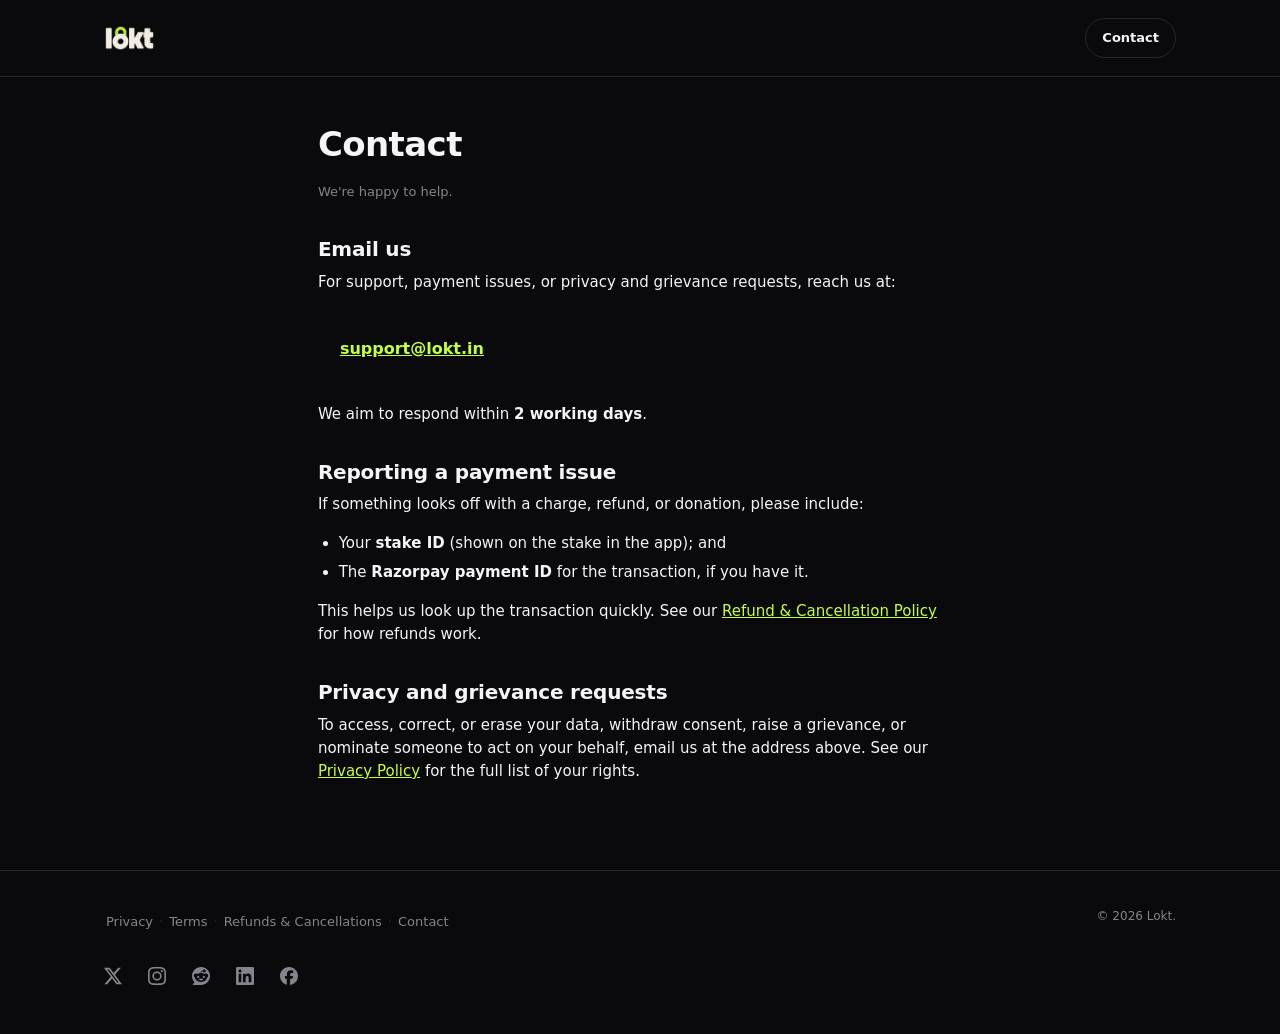
<file: contact/index.html>
<!doctype html>
<html lang="en-IN">
<head>
<meta charset="utf-8">
<meta name="viewport" content="width=device-width, initial-scale=1">
<meta name="theme-color" content="#0A0A0C">
<title>Contact — Lokt</title>
<meta name="description" content="Get in touch with Lokt for support, payment issues, or privacy and grievance requests. We respond within 2 working days.">
<link rel="canonical" href="https://lokt.in/contact/">
<meta property="og:type" content="website">
<meta property="og:title" content="Contact — Lokt">
<meta property="og:description" content="Get in touch with Lokt for support, payment issues, or privacy requests.">
<meta property="og:url" content="https://lokt.in/contact/">
<meta property="og:image" content="https://lokt.in/assets/apple-touch-icon-180.png">
<meta name="twitter:card" content="summary">
<link rel="icon" type="image/png" sizes="32x32" href="/assets/favicon-32.png">
<link rel="apple-touch-icon" sizes="180x180" href="/assets/apple-touch-icon-180.png">
<link rel="stylesheet" href="/assets/style.css">
</head>
<body>

<header class="site-header">
  <div class="wrap">
    <a href="/" class="logo" aria-label="Lokt home"><img class="logo-img" src="/assets/lokt-wordmark-white.png" alt="Lokt"></a>
    <nav aria-label="Primary">
      <a href="/contact/">Contact</a>
    </nav>
  </div>
</header>

<main class="legal-main">
  <div class="wrap-narrow">
    <h1>Contact</h1>
    <p class="updated">We're happy to help.</p>

    <!-- TODO(legal): operator legal name + registered address + grievance officer -->
    <section id="email">
      <h2>Email us</h2>
      <p>For support, payment issues, or privacy and grievance requests, reach us at:</p>
      <p class="info-card"><a class="contact-email" href="mailto:support@lokt.in">support@lokt.in</a></p>
      <p>We aim to respond within <strong>2 working days</strong>.</p>
    </section>

    <section id="payment-issues">
      <h2>Reporting a payment issue</h2>
      <p>If something looks off with a charge, refund, or donation, please include:</p>
      <ul>
        <li>Your <strong>stake ID</strong> (shown on the stake in the app); and</li>
        <li>The <strong>Razorpay payment ID</strong> for the transaction, if you have it.</li>
      </ul>
      <p>This helps us look up the transaction quickly. See our <a href="/refund/">Refund &amp; Cancellation Policy</a> for how refunds work.</p>
    </section>

    <section id="privacy-requests">
      <h2>Privacy and grievance requests</h2>
      <p>To access, correct, or erase your data, withdraw consent, raise a grievance, or nominate someone to act on your behalf, email us at the address above. See our <a href="/privacy/">Privacy Policy</a> for the full list of your rights.</p>
    </section>

  </div>
</main>

<footer class="site-footer">
  <div class="wrap">
    <div class="footer-links">
      <a href="/privacy/">Privacy</a><span class="sep">·</span>
      <a href="/terms/">Terms</a><span class="sep">·</span>
      <a href="/refund/">Refunds &amp; Cancellations</a><span class="sep">·</span>
      <a href="/contact/">Contact</a>
    </div>
    <p class="footer-copy">© 2026 Lokt.</p>
    <div class="footer-social">
      <a href="https://x.com/loktdotin" target="_blank" rel="me noopener" aria-label="Lokt on X" title="Lokt on X"><svg width="18" height="18" viewBox="0 0 24 24" fill="currentColor" aria-hidden="true"><path d="M18.901 1.153h3.68l-8.04 9.19L24 22.846h-7.406l-5.8-7.584-6.638 7.584H.474l8.6-9.83L0 1.154h7.594l5.243 6.932ZM17.61 20.644h2.039L6.486 3.24H4.298Z"/></svg></a>
      <a href="https://www.instagram.com/loktdotin/" target="_blank" rel="me noopener" aria-label="Lokt on Instagram" title="Lokt on Instagram"><svg width="18" height="18" viewBox="0 0 24 24" fill="currentColor" aria-hidden="true"><path d="M7.0301.084c-1.2768.0602-2.1487.264-2.911.5634-.7888.3075-1.4575.72-2.1228 1.3877-.6652.6677-1.075 1.3368-1.3802 2.127-.2954.7638-.4956 1.6365-.552 2.914-.0564 1.2775-.0689 1.6882-.0626 4.947.0062 3.2586.0206 3.6671.0825 4.9473.061 1.2765.264 2.1482.5635 2.9107.308.7889.72 1.4573 1.388 2.1228.6679.6655 1.3365 1.0743 2.1285 1.38.7632.295 1.6361.4961 2.9134.552 1.2773.056 1.6884.069 4.9462.0627 3.2578-.0062 3.668-.0207 4.9478-.0814 1.28-.0607 2.147-.2652 2.9098-.5633.7889-.3086 1.4578-.72 2.1228-1.3881.665-.6682 1.0745-1.3378 1.3795-2.1284.2957-.7632.4966-1.636.552-2.9124.056-1.2809.0692-1.6898.063-4.948-.0063-3.2583-.021-3.6668-.0817-4.9465-.0607-1.2797-.264-2.1487-.5633-2.9117-.3084-.7889-.72-1.4568-1.3876-2.1228C21.2982 1.33 20.628.9208 19.8378.6165 19.074.321 18.2017.1197 16.9244.0645 15.6471.0093 15.236-.005 11.977.0014 8.718.0076 8.31.0215 7.0301.0839m.1402 21.6932c-1.17-.0509-1.8053-.2453-2.2287-.408-.5606-.216-.96-.4771-1.3819-.895-.422-.4178-.6811-.8186-.9-1.378-.1644-.4234-.3624-1.058-.4171-2.228-.0595-1.2645-.072-1.6442-.079-4.848-.007-3.2037.0053-3.583.0607-4.848.05-1.169.2456-1.805.408-2.2282.216-.5613.4762-.96.895-1.3816.4188-.4217.8184-.6814 1.3783-.9003.423-.1651 1.0575-.3614 2.227-.4171 1.2655-.06 1.6447-.072 4.848-.079 3.2033-.007 3.5835.005 4.8495.0608 1.169.0508 1.8053.2445 2.228.408.5608.216.96.4754 1.3816.895.4217.4194.6816.8176.9005 1.3787.1653.4217.3617 1.056.4169 2.2263.0602 1.2655.0739 1.645.0796 4.848.0058 3.203-.0055 3.5834-.061 4.848-.051 1.17-.245 1.8055-.408 2.2294-.216.5604-.4763.96-.8954 1.3814-.419.4215-.8181.6811-1.3783.9-.4224.1649-1.0577.3617-2.2262.4174-1.2656.0595-1.6448.072-4.8493.079-3.2045.007-3.5825-.006-4.848-.0608M16.953 5.5864A1.44 1.44 0 1 0 18.39 4.144a1.44 1.44 0 0 0-1.437 1.4424M5.8385 12.012c.0067 3.4032 2.7706 6.1557 6.173 6.1493 3.4026-.0065 6.157-2.7701 6.1506-6.1733-.0065-3.4032-2.771-6.1565-6.174-6.1498-3.403.0067-6.156 2.771-6.1496 6.1738M8 12.0077a4 4 0 1 1 4.008 3.9921A3.9996 3.9996 0 0 1 8 12.0077"/></svg></a>
      <a href="https://www.reddit.com/user/loktdotin/" target="_blank" rel="me noopener" aria-label="Lokt on Reddit" title="Lokt on Reddit"><svg width="18" height="18" viewBox="0 0 24 24" fill="currentColor" aria-hidden="true"><path d="M12 0C5.373 0 0 5.373 0 12c0 3.314 1.343 6.314 3.515 8.485l-2.286 2.286C.775 23.225 1.097 24 1.738 24H12c6.627 0 12-5.373 12-12S18.627 0 12 0Zm4.388 3.199c1.104 0 1.999.895 1.999 1.999 0 1.105-.895 2-1.999 2-.946 0-1.739-.657-1.947-1.539v.002c-1.147.162-2.032 1.15-2.032 2.341v.007c1.776.067 3.4.567 4.686 1.363.473-.363 1.064-.58 1.707-.58 1.547 0 2.802 1.254 2.802 2.802 0 1.117-.655 2.081-1.601 2.531-.088 3.256-3.637 5.876-7.997 5.876-4.361 0-7.905-2.617-7.998-5.87-.954-.447-1.614-1.415-1.614-2.538 0-1.548 1.255-2.802 2.803-2.802.645 0 1.239.218 1.712.585 1.275-.79 2.881-1.291 4.64-1.365v-.01c0-1.663 1.263-3.034 2.88-3.207.188-.911.993-1.595 1.959-1.595Zm-8.085 8.376c-.784 0-1.459.78-1.506 1.797-.047 1.016.64 1.429 1.426 1.429.786 0 1.371-.369 1.418-1.385.047-1.017-.553-1.841-1.338-1.841Zm7.406 0c-.786 0-1.385.824-1.338 1.841.047 1.017.634 1.385 1.418 1.385.785 0 1.473-.413 1.426-1.429-.046-1.017-.721-1.797-1.506-1.797Zm-3.703 4.013c-.974 0-1.907.048-2.77.135-.147.015-.241.168-.183.305.483 1.154 1.622 1.964 2.953 1.964 1.33 0 2.47-.81 2.953-1.964.057-.137-.037-.29-.184-.305-.863-.087-1.795-.135-2.769-.135Z"/></svg></a>
      <a href="https://www.linkedin.com/company/loktdotin" target="_blank" rel="me noopener" aria-label="Lokt on LinkedIn" title="Lokt on LinkedIn"><svg width="18" height="18" viewBox="0 0 24 24" fill="currentColor" aria-hidden="true"><path d="M20.447 20.452h-3.554v-5.569c0-1.328-.027-3.037-1.852-3.037-1.853 0-2.136 1.445-2.136 2.939v5.667H9.351V9h3.414v1.561h.046c.477-.9 1.637-1.85 3.37-1.85 3.601 0 4.267 2.37 4.267 5.455v6.286zM5.337 7.433c-1.144 0-2.063-.926-2.063-2.065 0-1.138.92-2.063 2.063-2.063 1.14 0 2.064.925 2.064 2.063 0 1.139-.925 2.065-2.064 2.065zm1.782 13.019H3.555V9h3.564v11.452zM22.225 0H1.771C.792 0 0 .774 0 1.729v20.542C0 23.227.792 24 1.771 24h20.451C23.2 24 24 23.227 24 22.271V1.729C24 .774 23.2 0 22.222 0h.003z"/></svg></a>
      <a href="https://www.facebook.com/loktdotin" target="_blank" rel="me noopener" aria-label="Lokt on Facebook" title="Lokt on Facebook"><svg width="18" height="18" viewBox="0 0 24 24" fill="currentColor" aria-hidden="true"><path d="M9.101 23.691v-7.98H6.627v-3.667h2.474v-1.58c0-4.085 1.848-5.978 5.858-5.978.401 0 .955.042 1.468.103a8.68 8.68 0 0 1 1.141.195v3.325a8.623 8.623 0 0 0-.653-.036 26.805 26.805 0 0 0-.733-.009c-.707 0-1.259.096-1.675.309a1.686 1.686 0 0 0-.679.622c-.258.42-.374.995-.374 1.752v1.297h3.919l-.386 2.103-.287 1.564h-3.246v8.245C19.396 23.238 24 18.179 24 12.044c0-6.627-5.373-12-12-12s-12 5.373-12 12c0 5.628 3.874 10.35 9.101 11.647Z"/></svg></a>
    </div>
  </div>
</footer>

</body>
</html>
</file>
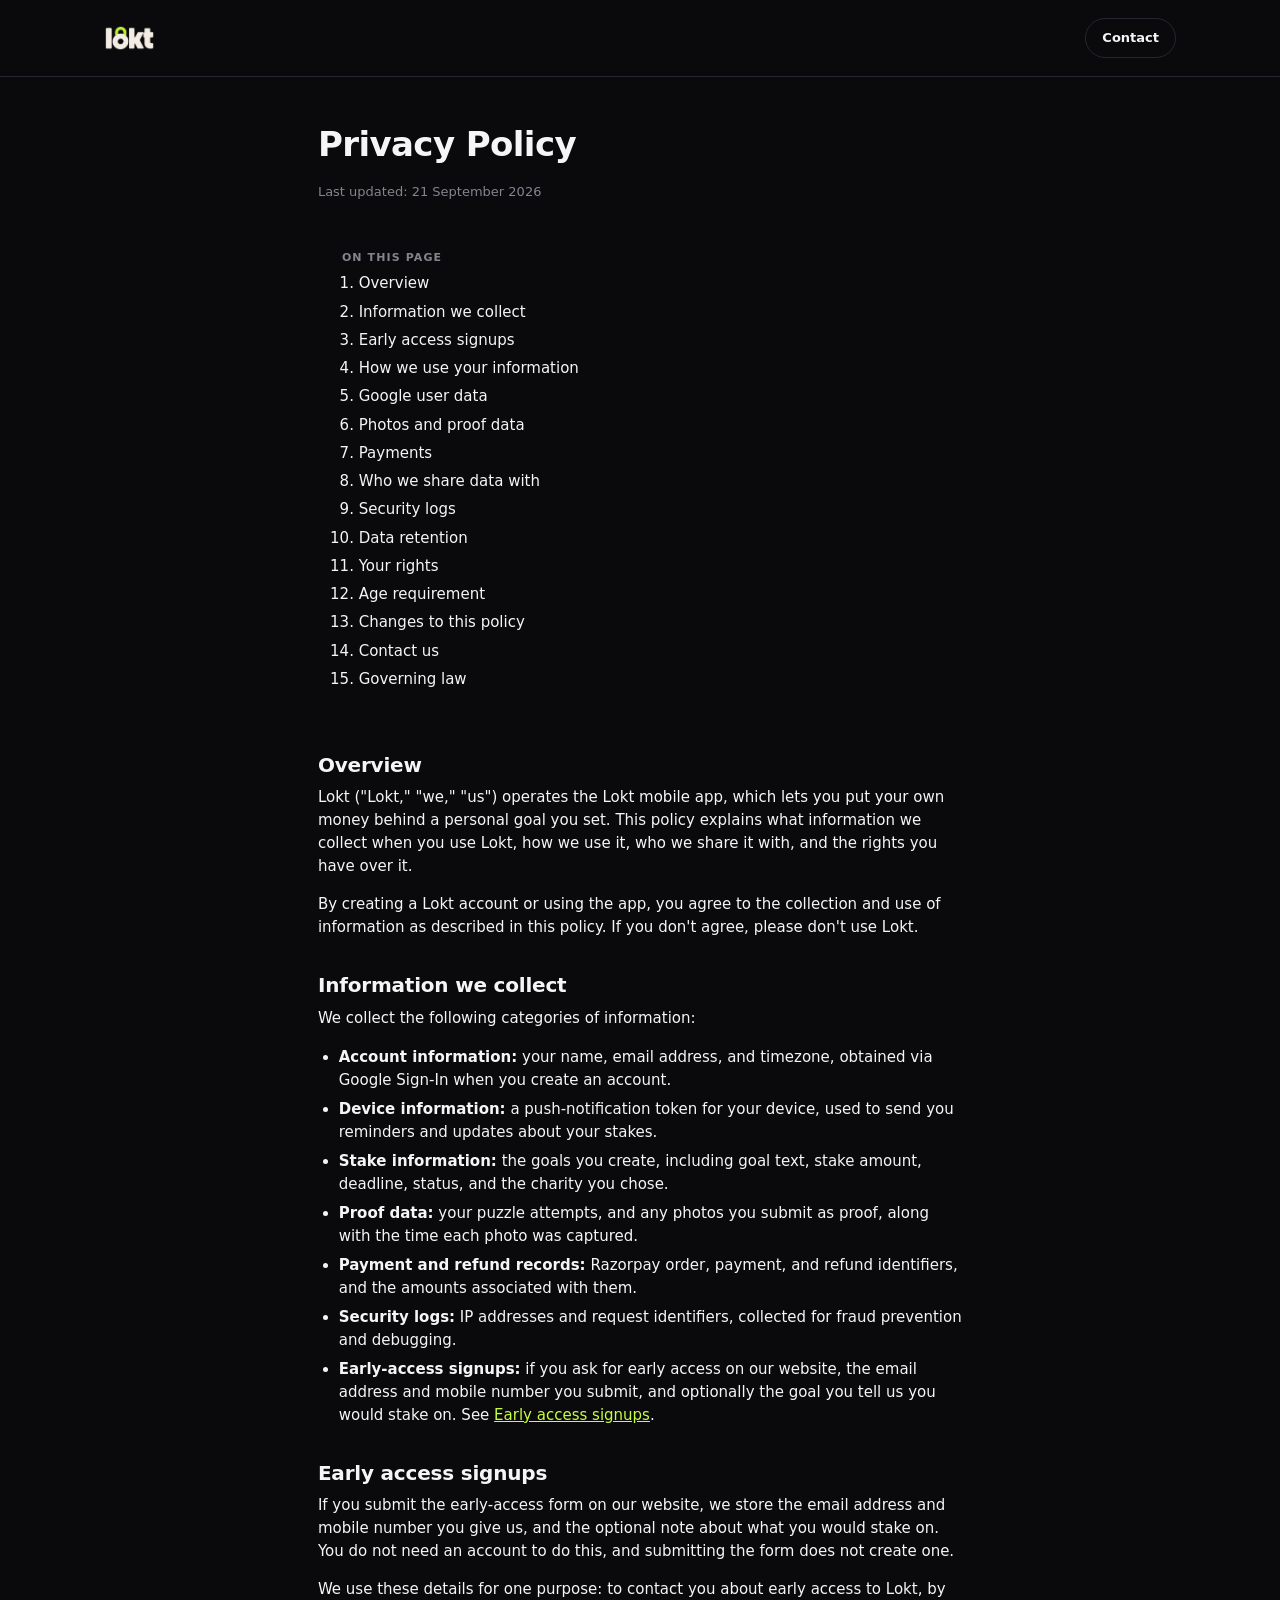
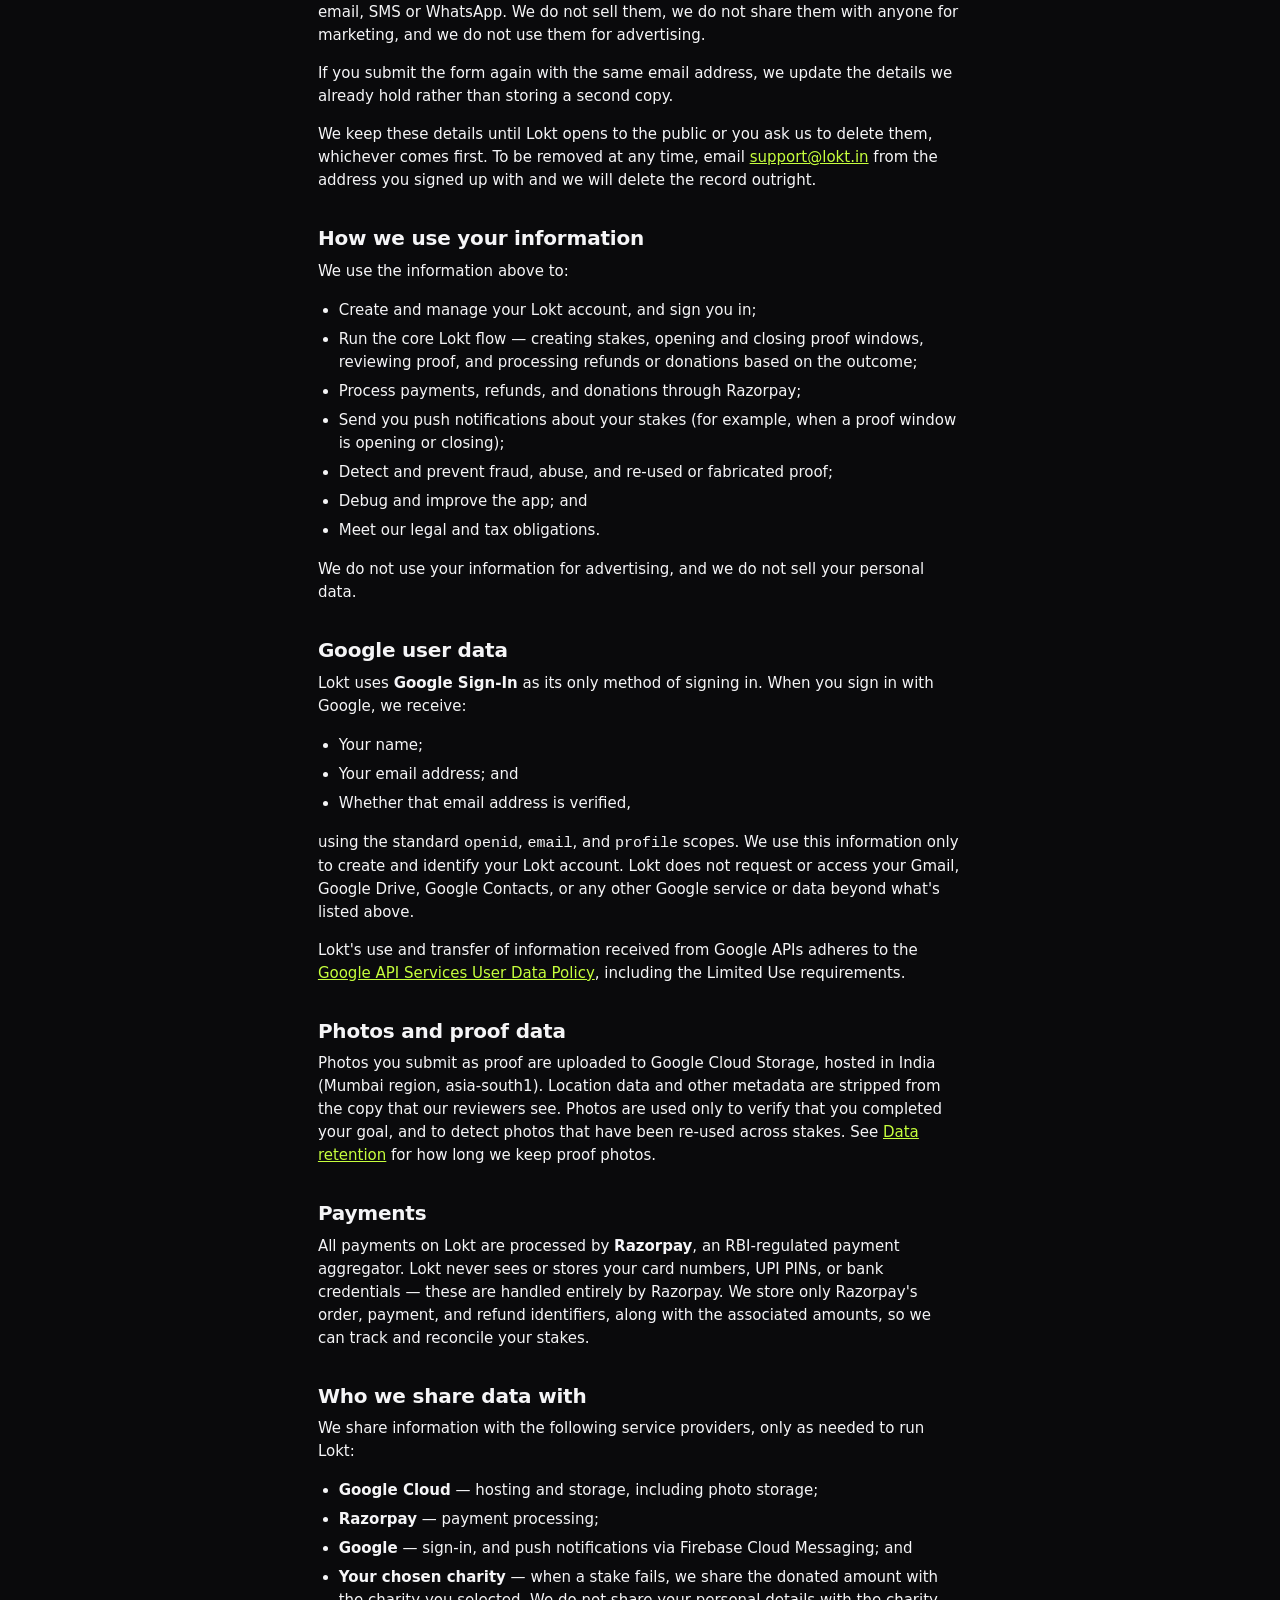
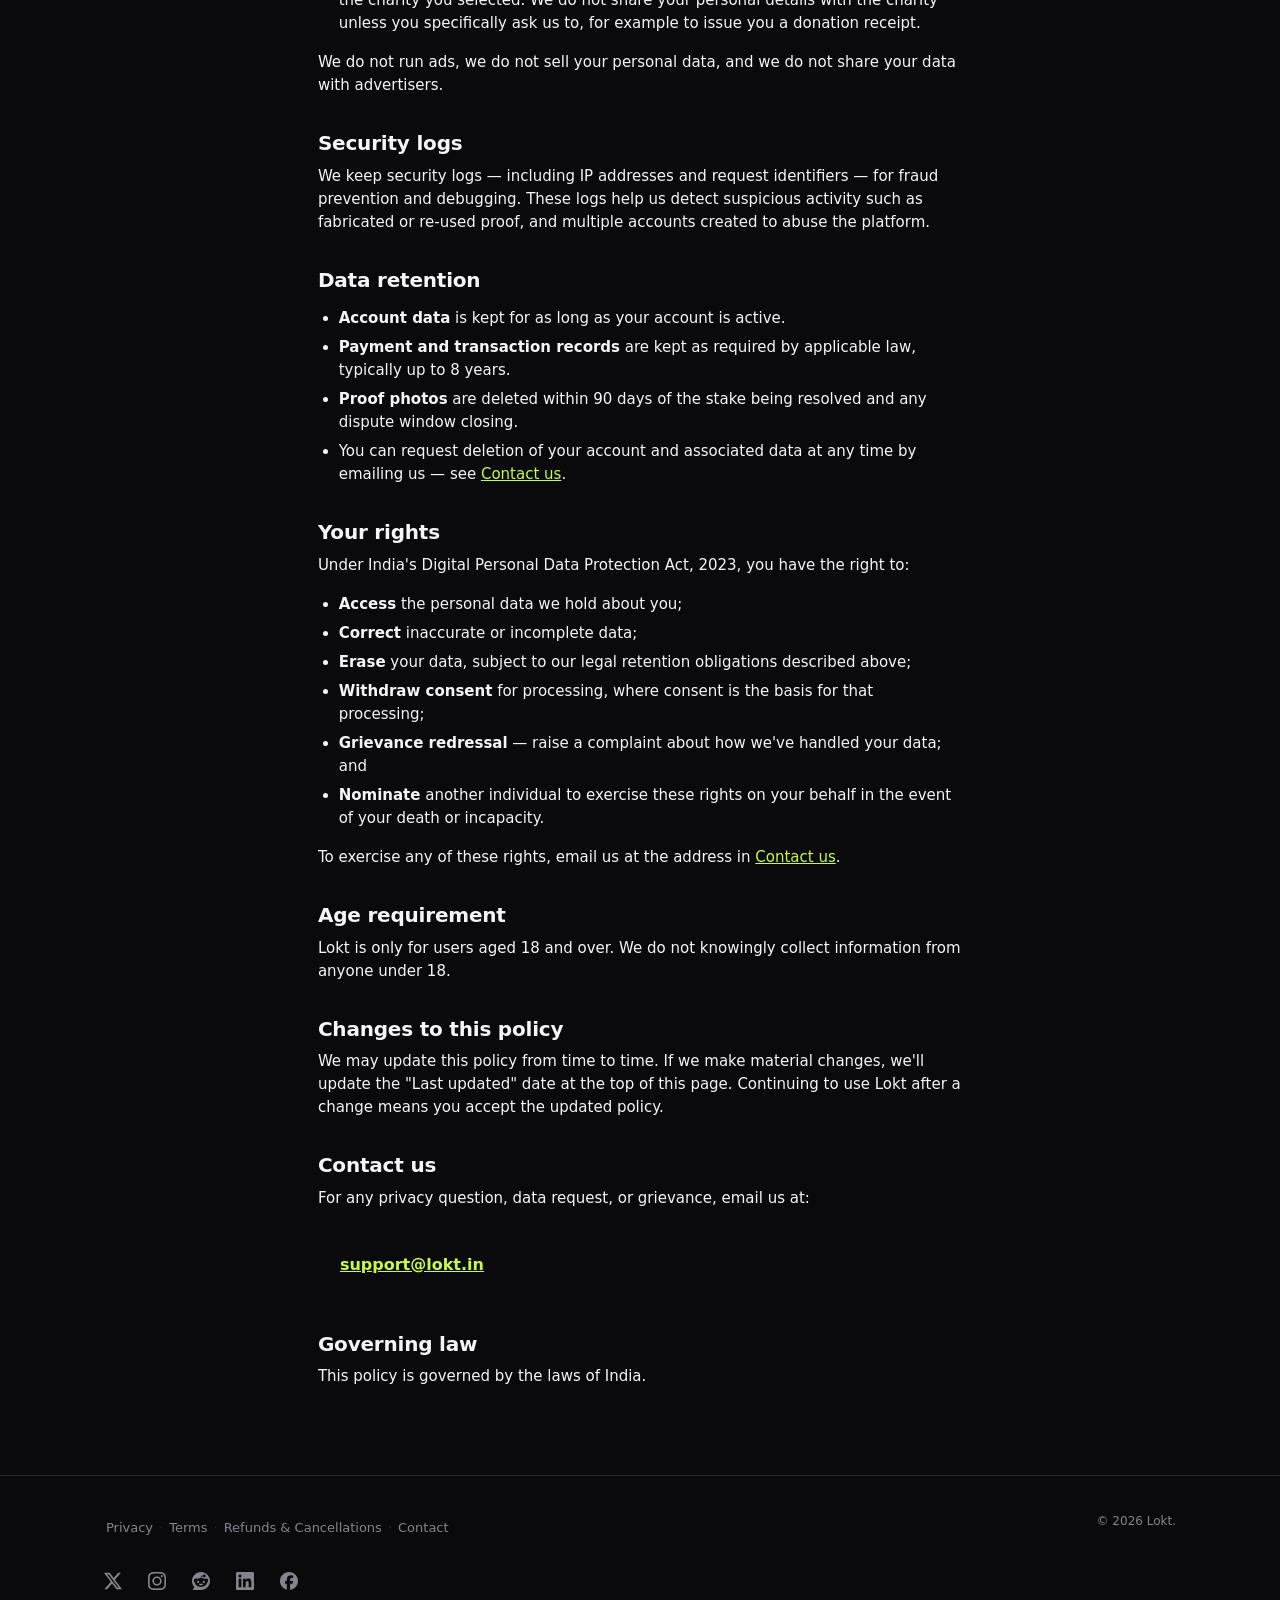
<file: privacy/index.html>
<!doctype html>
<html lang="en-IN">
<head>
<meta charset="utf-8">
<meta name="viewport" content="width=device-width, initial-scale=1">
<meta name="theme-color" content="#0A0A0C">
<title>Privacy Policy — Lokt</title>
<meta name="description" content="Lokt's privacy policy: what data we collect, how we use Google Sign-In data, how photos and payments are handled, and your rights under India's Digital Personal Data Protection Act, 2023.">
<link rel="canonical" href="https://lokt.in/privacy/">
<meta property="og:type" content="website">
<meta property="og:title" content="Privacy Policy — Lokt">
<meta property="og:description" content="What Lokt collects, how it's used, and your rights.">
<meta property="og:url" content="https://lokt.in/privacy/">
<meta property="og:image" content="https://lokt.in/assets/apple-touch-icon-180.png">
<meta name="twitter:card" content="summary">
<link rel="icon" type="image/png" sizes="32x32" href="/assets/favicon-32.png">
<link rel="apple-touch-icon" sizes="180x180" href="/assets/apple-touch-icon-180.png">
<link rel="stylesheet" href="/assets/style.css">
</head>
<body>

<header class="site-header">
  <div class="wrap">
    <a href="/" class="logo" aria-label="Lokt home"><img class="logo-img" src="/assets/lokt-wordmark-white.png" alt="Lokt"></a>
    <nav aria-label="Primary">
      <a href="/contact/">Contact</a>
    </nav>
  </div>
</header>

<main class="legal-main">
  <div class="wrap-narrow">
    <h1>Privacy Policy</h1>
    <p class="updated">Last updated: 21 September 2026</p>

    <nav class="legal-toc" aria-label="Sections">
      <h2>On this page</h2>
      <ol>
        <li><a href="#overview">Overview</a></li>
        <li><a href="#collect">Information we collect</a></li>
        <li><a href="#waitlist">Early access signups</a></li>
        <li><a href="#use">How we use your information</a></li>
        <li><a href="#google">Google user data</a></li>
        <li><a href="#photos">Photos and proof data</a></li>
        <li><a href="#payments">Payments</a></li>
        <li><a href="#sharing">Who we share data with</a></li>
        <li><a href="#security">Security logs</a></li>
        <li><a href="#retention">Data retention</a></li>
        <li><a href="#rights">Your rights</a></li>
        <li><a href="#age">Age requirement</a></li>
        <li><a href="#changes">Changes to this policy</a></li>
        <li><a href="#contact">Contact us</a></li>
        <li><a href="#law">Governing law</a></li>
      </ol>
    </nav>

    <!-- TODO(legal): operator legal name + registered address + grievance officer -->
    <section id="overview">
      <h2>Overview</h2>
      <p>Lokt ("Lokt," "we," "us") operates the Lokt mobile app, which lets you put your own money behind a personal goal you set. This policy explains what information we collect when you use Lokt, how we use it, who we share it with, and the rights you have over it.</p>
      <p>By creating a Lokt account or using the app, you agree to the collection and use of information as described in this policy. If you don't agree, please don't use Lokt.</p>
    </section>

    <section id="collect">
      <h2>Information we collect</h2>
      <p>We collect the following categories of information:</p>
      <ul>
        <li><strong>Account information:</strong> your name, email address, and timezone, obtained via Google Sign-In when you create an account.</li>
        <li><strong>Device information:</strong> a push-notification token for your device, used to send you reminders and updates about your stakes.</li>
        <li><strong>Stake information:</strong> the goals you create, including goal text, stake amount, deadline, status, and the charity you chose.</li>
        <li><strong>Proof data:</strong> your puzzle attempts, and any photos you submit as proof, along with the time each photo was captured.</li>
        <li><strong>Payment and refund records:</strong> Razorpay order, payment, and refund identifiers, and the amounts associated with them.</li>
        <li><strong>Security logs:</strong> IP addresses and request identifiers, collected for fraud prevention and debugging.</li>
        <li><strong>Early-access signups:</strong> if you ask for early access on our website, the email address and mobile number you submit, and optionally the goal you tell us you would stake on. See <a href="#waitlist">Early access signups</a>.</li>
      </ul>
    </section>

    <section id="waitlist">
      <h2>Early access signups</h2>
      <p>If you submit the early-access form on our website, we store the email address and mobile
        number you give us, and the optional note about what you would stake on. You do not need an
        account to do this, and submitting the form does not create one.</p>
      <p>We use these details for one purpose: to contact you about early access to Lokt, by email,
        SMS or WhatsApp. We do not sell them, we do not share them with anyone for marketing, and we
        do not use them for advertising.</p>
      <p>If you submit the form again with the same email address, we update the details we already
        hold rather than storing a second copy.</p>
      <p>We keep these details until Lokt opens to the public or you ask us to delete them,
        whichever comes first. To be removed at any time, email
        <a href="mailto:support@lokt.in">support@lokt.in</a> from the address you signed up with and
        we will delete the record outright.</p>
    </section>

    <section id="use">
      <h2>How we use your information</h2>
      <p>We use the information above to:</p>
      <ul>
        <li>Create and manage your Lokt account, and sign you in;</li>
        <li>Run the core Lokt flow — creating stakes, opening and closing proof windows, reviewing proof, and processing refunds or donations based on the outcome;</li>
        <li>Process payments, refunds, and donations through Razorpay;</li>
        <li>Send you push notifications about your stakes (for example, when a proof window is opening or closing);</li>
        <li>Detect and prevent fraud, abuse, and re-used or fabricated proof;</li>
        <li>Debug and improve the app; and</li>
        <li>Meet our legal and tax obligations.</li>
      </ul>
      <p>We do not use your information for advertising, and we do not sell your personal data.</p>
    </section>

    <section id="google">
      <h2>Google user data</h2>
      <p>Lokt uses <strong>Google Sign-In</strong> as its only method of signing in. When you sign in with Google, we receive:</p>
      <ul>
        <li>Your name;</li>
        <li>Your email address; and</li>
        <li>Whether that email address is verified,</li>
      </ul>
      <p>using the standard <code>openid</code>, <code>email</code>, and <code>profile</code> scopes. We use this information only to create and identify your Lokt account. Lokt does not request or access your Gmail, Google Drive, Google Contacts, or any other Google service or data beyond what's listed above.</p>
      <p>Lokt's use and transfer of information received from Google APIs adheres to the <a href="https://developers.google.com/terms/api-services-user-data-policy" target="_blank" rel="noopener">Google API Services User Data Policy</a>, including the Limited Use requirements.</p>
    </section>

    <section id="photos">
      <h2>Photos and proof data</h2>
      <p>Photos you submit as proof are uploaded to Google Cloud Storage, hosted in India (Mumbai region, asia-south1). Location data and other metadata are stripped from the copy that our reviewers see. Photos are used only to verify that you completed your goal, and to detect photos that have been re-used across stakes. See <a href="#retention">Data retention</a> for how long we keep proof photos.</p>
    </section>

    <section id="payments">
      <h2>Payments</h2>
      <p>All payments on Lokt are processed by <strong>Razorpay</strong>, an RBI-regulated payment aggregator. Lokt never sees or stores your card numbers, UPI PINs, or bank credentials — these are handled entirely by Razorpay. We store only Razorpay's order, payment, and refund identifiers, along with the associated amounts, so we can track and reconcile your stakes.</p>
    </section>

    <section id="sharing">
      <h2>Who we share data with</h2>
      <p>We share information with the following service providers, only as needed to run Lokt:</p>
      <ul>
        <li><strong>Google Cloud</strong> — hosting and storage, including photo storage;</li>
        <li><strong>Razorpay</strong> — payment processing;</li>
        <li><strong>Google</strong> — sign-in, and push notifications via Firebase Cloud Messaging; and</li>
        <li><strong>Your chosen charity</strong> — when a stake fails, we share the donated amount with the charity you selected. We do not share your personal details with the charity unless you specifically ask us to, for example to issue you a donation receipt.</li>
      </ul>
      <p>We do not run ads, we do not sell your personal data, and we do not share your data with advertisers.</p>
    </section>

    <section id="security">
      <h2>Security logs</h2>
      <p>We keep security logs — including IP addresses and request identifiers — for fraud prevention and debugging. These logs help us detect suspicious activity such as fabricated or re-used proof, and multiple accounts created to abuse the platform.</p>
    </section>

    <section id="retention">
      <h2>Data retention</h2>
      <ul>
        <li><strong>Account data</strong> is kept for as long as your account is active.</li>
        <li><strong>Payment and transaction records</strong> are kept as required by applicable law, typically up to 8 years.</li>
        <li><strong>Proof photos</strong> are deleted within 90 days of the stake being resolved and any dispute window closing.</li>
        <li>You can request deletion of your account and associated data at any time by emailing us — see <a href="#contact">Contact us</a>.</li>
      </ul>
    </section>

    <section id="rights">
      <h2>Your rights</h2>
      <p>Under India's Digital Personal Data Protection Act, 2023, you have the right to:</p>
      <ul>
        <li><strong>Access</strong> the personal data we hold about you;</li>
        <li><strong>Correct</strong> inaccurate or incomplete data;</li>
        <li><strong>Erase</strong> your data, subject to our legal retention obligations described above;</li>
        <li><strong>Withdraw consent</strong> for processing, where consent is the basis for that processing;</li>
        <li><strong>Grievance redressal</strong> — raise a complaint about how we've handled your data; and</li>
        <li><strong>Nominate</strong> another individual to exercise these rights on your behalf in the event of your death or incapacity.</li>
      </ul>
      <p>To exercise any of these rights, email us at the address in <a href="#contact">Contact us</a>.</p>
    </section>

    <section id="age">
      <h2>Age requirement</h2>
      <p>Lokt is only for users aged 18 and over. We do not knowingly collect information from anyone under 18.</p>
    </section>

    <section id="changes">
      <h2>Changes to this policy</h2>
      <p>We may update this policy from time to time. If we make material changes, we'll update the "Last updated" date at the top of this page. Continuing to use Lokt after a change means you accept the updated policy.</p>
    </section>

    <section id="contact">
      <h2>Contact us</h2>
      <p>For any privacy question, data request, or grievance, email us at:</p>
      <p class="info-card"><a class="contact-email" href="mailto:support@lokt.in">support@lokt.in</a></p>
    </section>

    <section id="law">
      <h2>Governing law</h2>
      <p>This policy is governed by the laws of India.</p>
    </section>

  </div>
</main>

<footer class="site-footer">
  <div class="wrap">
    <div class="footer-links">
      <a href="/privacy/">Privacy</a><span class="sep">·</span>
      <a href="/terms/">Terms</a><span class="sep">·</span>
      <a href="/refund/">Refunds &amp; Cancellations</a><span class="sep">·</span>
      <a href="/contact/">Contact</a>
    </div>
    <p class="footer-copy">© 2026 Lokt.</p>
    <div class="footer-social">
      <a href="https://x.com/loktdotin" target="_blank" rel="me noopener" aria-label="Lokt on X" title="Lokt on X"><svg width="18" height="18" viewBox="0 0 24 24" fill="currentColor" aria-hidden="true"><path d="M18.901 1.153h3.68l-8.04 9.19L24 22.846h-7.406l-5.8-7.584-6.638 7.584H.474l8.6-9.83L0 1.154h7.594l5.243 6.932ZM17.61 20.644h2.039L6.486 3.24H4.298Z"/></svg></a>
      <a href="https://www.instagram.com/loktdotin/" target="_blank" rel="me noopener" aria-label="Lokt on Instagram" title="Lokt on Instagram"><svg width="18" height="18" viewBox="0 0 24 24" fill="currentColor" aria-hidden="true"><path d="M7.0301.084c-1.2768.0602-2.1487.264-2.911.5634-.7888.3075-1.4575.72-2.1228 1.3877-.6652.6677-1.075 1.3368-1.3802 2.127-.2954.7638-.4956 1.6365-.552 2.914-.0564 1.2775-.0689 1.6882-.0626 4.947.0062 3.2586.0206 3.6671.0825 4.9473.061 1.2765.264 2.1482.5635 2.9107.308.7889.72 1.4573 1.388 2.1228.6679.6655 1.3365 1.0743 2.1285 1.38.7632.295 1.6361.4961 2.9134.552 1.2773.056 1.6884.069 4.9462.0627 3.2578-.0062 3.668-.0207 4.9478-.0814 1.28-.0607 2.147-.2652 2.9098-.5633.7889-.3086 1.4578-.72 2.1228-1.3881.665-.6682 1.0745-1.3378 1.3795-2.1284.2957-.7632.4966-1.636.552-2.9124.056-1.2809.0692-1.6898.063-4.948-.0063-3.2583-.021-3.6668-.0817-4.9465-.0607-1.2797-.264-2.1487-.5633-2.9117-.3084-.7889-.72-1.4568-1.3876-2.1228C21.2982 1.33 20.628.9208 19.8378.6165 19.074.321 18.2017.1197 16.9244.0645 15.6471.0093 15.236-.005 11.977.0014 8.718.0076 8.31.0215 7.0301.0839m.1402 21.6932c-1.17-.0509-1.8053-.2453-2.2287-.408-.5606-.216-.96-.4771-1.3819-.895-.422-.4178-.6811-.8186-.9-1.378-.1644-.4234-.3624-1.058-.4171-2.228-.0595-1.2645-.072-1.6442-.079-4.848-.007-3.2037.0053-3.583.0607-4.848.05-1.169.2456-1.805.408-2.2282.216-.5613.4762-.96.895-1.3816.4188-.4217.8184-.6814 1.3783-.9003.423-.1651 1.0575-.3614 2.227-.4171 1.2655-.06 1.6447-.072 4.848-.079 3.2033-.007 3.5835.005 4.8495.0608 1.169.0508 1.8053.2445 2.228.408.5608.216.96.4754 1.3816.895.4217.4194.6816.8176.9005 1.3787.1653.4217.3617 1.056.4169 2.2263.0602 1.2655.0739 1.645.0796 4.848.0058 3.203-.0055 3.5834-.061 4.848-.051 1.17-.245 1.8055-.408 2.2294-.216.5604-.4763.96-.8954 1.3814-.419.4215-.8181.6811-1.3783.9-.4224.1649-1.0577.3617-2.2262.4174-1.2656.0595-1.6448.072-4.8493.079-3.2045.007-3.5825-.006-4.848-.0608M16.953 5.5864A1.44 1.44 0 1 0 18.39 4.144a1.44 1.44 0 0 0-1.437 1.4424M5.8385 12.012c.0067 3.4032 2.7706 6.1557 6.173 6.1493 3.4026-.0065 6.157-2.7701 6.1506-6.1733-.0065-3.4032-2.771-6.1565-6.174-6.1498-3.403.0067-6.156 2.771-6.1496 6.1738M8 12.0077a4 4 0 1 1 4.008 3.9921A3.9996 3.9996 0 0 1 8 12.0077"/></svg></a>
      <a href="https://www.reddit.com/user/loktdotin/" target="_blank" rel="me noopener" aria-label="Lokt on Reddit" title="Lokt on Reddit"><svg width="18" height="18" viewBox="0 0 24 24" fill="currentColor" aria-hidden="true"><path d="M12 0C5.373 0 0 5.373 0 12c0 3.314 1.343 6.314 3.515 8.485l-2.286 2.286C.775 23.225 1.097 24 1.738 24H12c6.627 0 12-5.373 12-12S18.627 0 12 0Zm4.388 3.199c1.104 0 1.999.895 1.999 1.999 0 1.105-.895 2-1.999 2-.946 0-1.739-.657-1.947-1.539v.002c-1.147.162-2.032 1.15-2.032 2.341v.007c1.776.067 3.4.567 4.686 1.363.473-.363 1.064-.58 1.707-.58 1.547 0 2.802 1.254 2.802 2.802 0 1.117-.655 2.081-1.601 2.531-.088 3.256-3.637 5.876-7.997 5.876-4.361 0-7.905-2.617-7.998-5.87-.954-.447-1.614-1.415-1.614-2.538 0-1.548 1.255-2.802 2.803-2.802.645 0 1.239.218 1.712.585 1.275-.79 2.881-1.291 4.64-1.365v-.01c0-1.663 1.263-3.034 2.88-3.207.188-.911.993-1.595 1.959-1.595Zm-8.085 8.376c-.784 0-1.459.78-1.506 1.797-.047 1.016.64 1.429 1.426 1.429.786 0 1.371-.369 1.418-1.385.047-1.017-.553-1.841-1.338-1.841Zm7.406 0c-.786 0-1.385.824-1.338 1.841.047 1.017.634 1.385 1.418 1.385.785 0 1.473-.413 1.426-1.429-.046-1.017-.721-1.797-1.506-1.797Zm-3.703 4.013c-.974 0-1.907.048-2.77.135-.147.015-.241.168-.183.305.483 1.154 1.622 1.964 2.953 1.964 1.33 0 2.47-.81 2.953-1.964.057-.137-.037-.29-.184-.305-.863-.087-1.795-.135-2.769-.135Z"/></svg></a>
      <a href="https://www.linkedin.com/company/loktdotin" target="_blank" rel="me noopener" aria-label="Lokt on LinkedIn" title="Lokt on LinkedIn"><svg width="18" height="18" viewBox="0 0 24 24" fill="currentColor" aria-hidden="true"><path d="M20.447 20.452h-3.554v-5.569c0-1.328-.027-3.037-1.852-3.037-1.853 0-2.136 1.445-2.136 2.939v5.667H9.351V9h3.414v1.561h.046c.477-.9 1.637-1.85 3.37-1.85 3.601 0 4.267 2.37 4.267 5.455v6.286zM5.337 7.433c-1.144 0-2.063-.926-2.063-2.065 0-1.138.92-2.063 2.063-2.063 1.14 0 2.064.925 2.064 2.063 0 1.139-.925 2.065-2.064 2.065zm1.782 13.019H3.555V9h3.564v11.452zM22.225 0H1.771C.792 0 0 .774 0 1.729v20.542C0 23.227.792 24 1.771 24h20.451C23.2 24 24 23.227 24 22.271V1.729C24 .774 23.2 0 22.222 0h.003z"/></svg></a>
      <a href="https://www.facebook.com/loktdotin" target="_blank" rel="me noopener" aria-label="Lokt on Facebook" title="Lokt on Facebook"><svg width="18" height="18" viewBox="0 0 24 24" fill="currentColor" aria-hidden="true"><path d="M9.101 23.691v-7.98H6.627v-3.667h2.474v-1.58c0-4.085 1.848-5.978 5.858-5.978.401 0 .955.042 1.468.103a8.68 8.68 0 0 1 1.141.195v3.325a8.623 8.623 0 0 0-.653-.036 26.805 26.805 0 0 0-.733-.009c-.707 0-1.259.096-1.675.309a1.686 1.686 0 0 0-.679.622c-.258.42-.374.995-.374 1.752v1.297h3.919l-.386 2.103-.287 1.564h-3.246v8.245C19.396 23.238 24 18.179 24 12.044c0-6.627-5.373-12-12-12s-12 5.373-12 12c0 5.628 3.874 10.35 9.101 11.647Z"/></svg></a>
    </div>
  </div>
</footer>

</body>
</html>
</file>
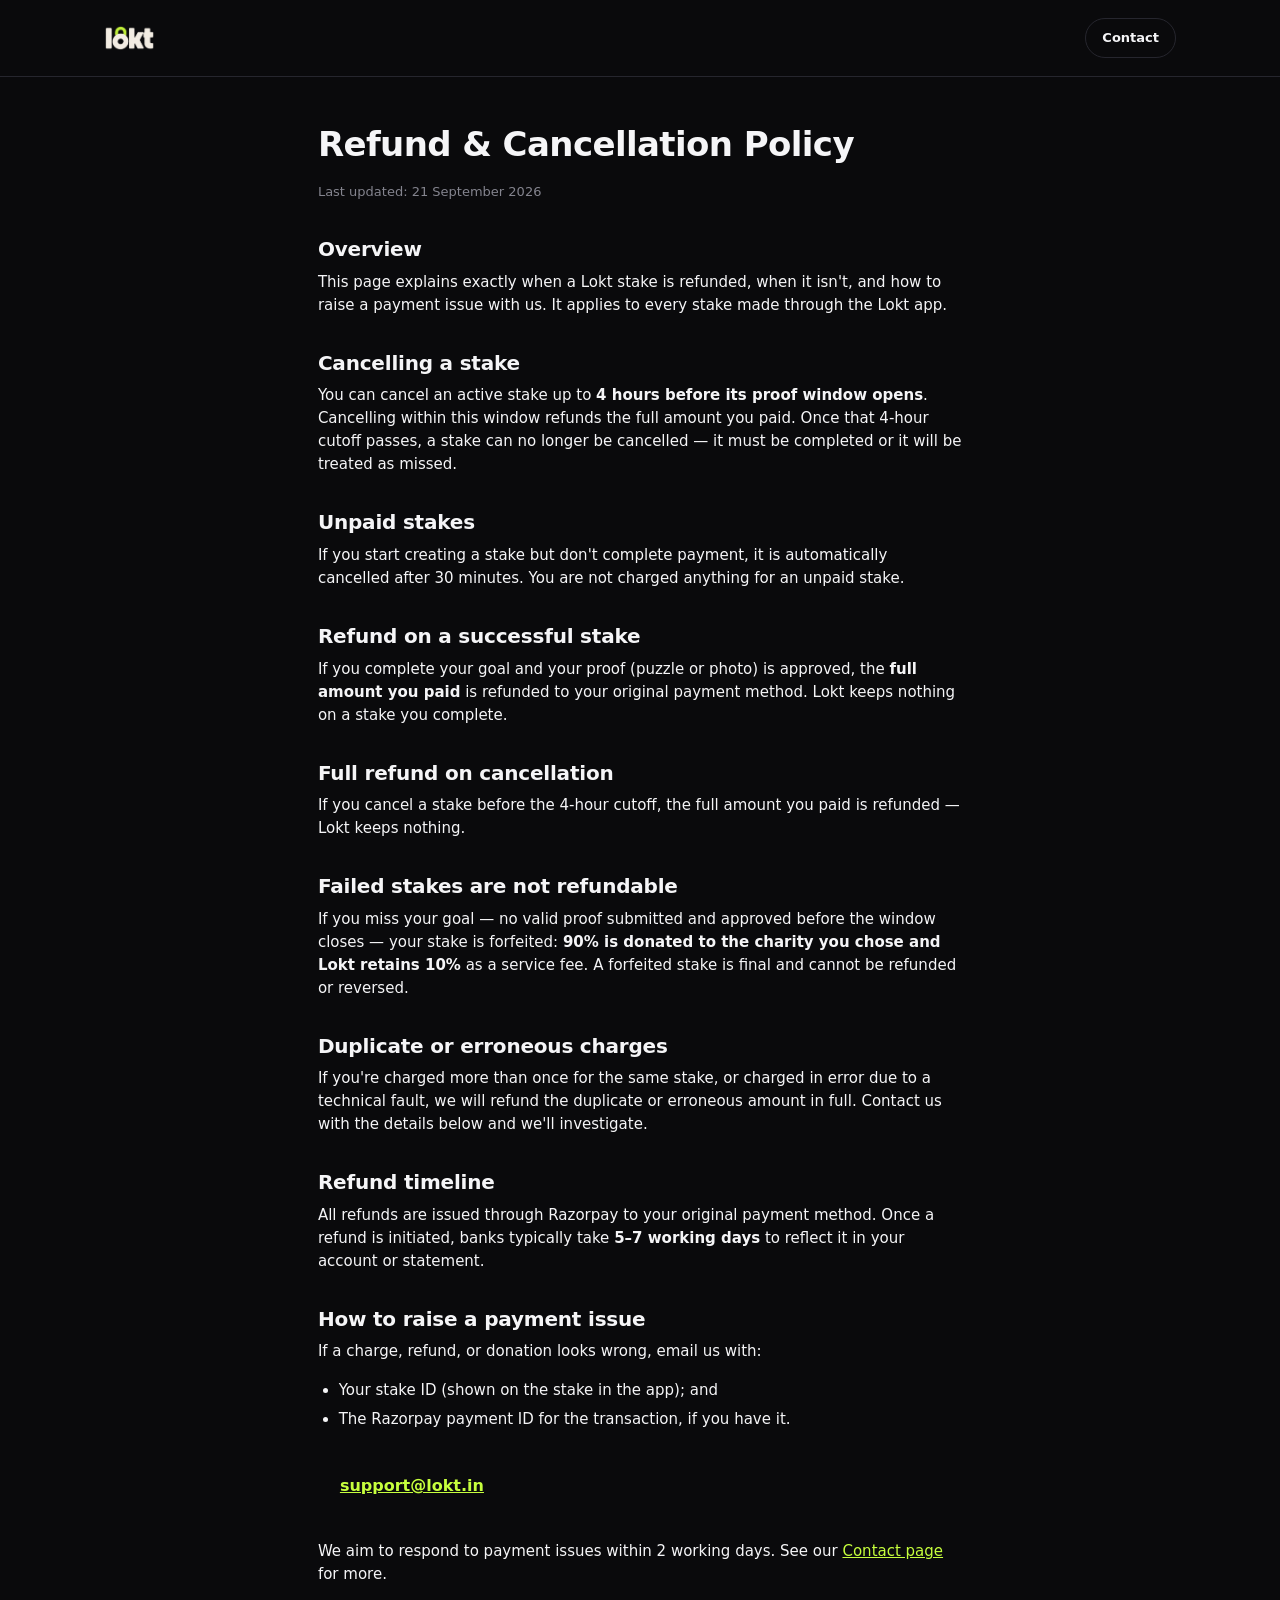
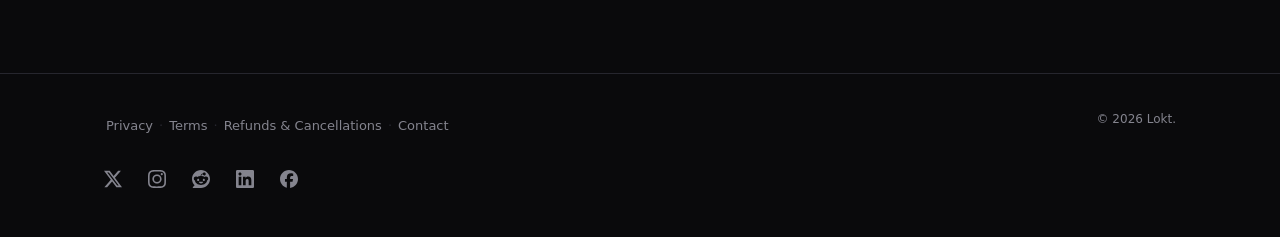
<file: refund/index.html>
<!doctype html>
<html lang="en-IN">
<head>
<meta charset="utf-8">
<meta name="viewport" content="width=device-width, initial-scale=1">
<meta name="theme-color" content="#0A0A0C">
<title>Refund &amp; Cancellation Policy — Lokt</title>
<meta name="description" content="Lokt's refund and cancellation policy: how to cancel a stake, when refunds are issued, how long they take, and how to raise a payment issue.">
<link rel="canonical" href="https://lokt.in/refund/">
<meta property="og:type" content="website">
<meta property="og:title" content="Refund & Cancellation Policy — Lokt">
<meta property="og:description" content="How cancellations, refunds, and donations work on Lokt.">
<meta property="og:url" content="https://lokt.in/refund/">
<meta property="og:image" content="https://lokt.in/assets/apple-touch-icon-180.png">
<meta name="twitter:card" content="summary">
<link rel="icon" type="image/png" sizes="32x32" href="/assets/favicon-32.png">
<link rel="apple-touch-icon" sizes="180x180" href="/assets/apple-touch-icon-180.png">
<link rel="stylesheet" href="/assets/style.css">
</head>
<body>

<header class="site-header">
  <div class="wrap">
    <a href="/" class="logo" aria-label="Lokt home"><img class="logo-img" src="/assets/lokt-wordmark-white.png" alt="Lokt"></a>
    <nav aria-label="Primary">
      <a href="/contact/">Contact</a>
    </nav>
  </div>
</header>

<main class="legal-main">
  <div class="wrap-narrow">
    <h1>Refund &amp; Cancellation Policy</h1>
    <p class="updated">Last updated: 21 September 2026</p>

    <section id="overview">
      <h2>Overview</h2>
      <p>This page explains exactly when a Lokt stake is refunded, when it isn't, and how to raise a payment issue with us. It applies to every stake made through the Lokt app.</p>
    </section>

    <section id="cancelling">
      <h2>Cancelling a stake</h2>
      <p>You can cancel an active stake up to <strong>4 hours before its proof window opens</strong>. Cancelling within this window refunds the full amount you paid. Once that 4-hour cutoff passes, a stake can no longer be cancelled — it must be completed or it will be treated as missed.</p>
    </section>

    <section id="unpaid">
      <h2>Unpaid stakes</h2>
      <p>If you start creating a stake but don't complete payment, it is automatically cancelled after 30 minutes. You are not charged anything for an unpaid stake.</p>
    </section>

    <section id="success">
      <h2>Refund on a successful stake</h2>
      <p>If you complete your goal and your proof (puzzle or photo) is approved, the <strong>full amount you paid</strong> is refunded to your original payment method. Lokt keeps nothing on a stake you complete.</p>
    </section>

    <section id="cancel-refund">
      <h2>Full refund on cancellation</h2>
      <p>If you cancel a stake before the 4-hour cutoff, the full amount you paid is refunded — Lokt keeps nothing.</p>
    </section>

    <section id="failed">
      <h2>Failed stakes are not refundable</h2>
      <p>If you miss your goal — no valid proof submitted and approved before the window closes — your stake is forfeited: <strong>90% is donated to the charity you chose and Lokt retains 10%</strong> as a service fee. A forfeited stake is final and cannot be refunded or reversed.</p>
    </section>

    <section id="duplicate">
      <h2>Duplicate or erroneous charges</h2>
      <p>If you're charged more than once for the same stake, or charged in error due to a technical fault, we will refund the duplicate or erroneous amount in full. Contact us with the details below and we'll investigate.</p>
    </section>

    <section id="timeline">
      <h2>Refund timeline</h2>
      <p>All refunds are issued through Razorpay to your original payment method. Once a refund is initiated, banks typically take <strong>5–7 working days</strong> to reflect it in your account or statement.</p>
    </section>

    <section id="raise">
      <h2>How to raise a payment issue</h2>
      <p>If a charge, refund, or donation looks wrong, email us with:</p>
      <ul>
        <li>Your stake ID (shown on the stake in the app); and</li>
        <li>The Razorpay payment ID for the transaction, if you have it.</li>
      </ul>
      <p class="info-card"><a class="contact-email" href="mailto:support@lokt.in">support@lokt.in</a></p>
      <p>We aim to respond to payment issues within 2 working days. See our <a href="/contact/">Contact page</a> for more.</p>
    </section>

  </div>
</main>

<footer class="site-footer">
  <div class="wrap">
    <div class="footer-links">
      <a href="/privacy/">Privacy</a><span class="sep">·</span>
      <a href="/terms/">Terms</a><span class="sep">·</span>
      <a href="/refund/">Refunds &amp; Cancellations</a><span class="sep">·</span>
      <a href="/contact/">Contact</a>
    </div>
    <p class="footer-copy">© 2026 Lokt.</p>
    <div class="footer-social">
      <a href="https://x.com/loktdotin" target="_blank" rel="me noopener" aria-label="Lokt on X" title="Lokt on X"><svg width="18" height="18" viewBox="0 0 24 24" fill="currentColor" aria-hidden="true"><path d="M18.901 1.153h3.68l-8.04 9.19L24 22.846h-7.406l-5.8-7.584-6.638 7.584H.474l8.6-9.83L0 1.154h7.594l5.243 6.932ZM17.61 20.644h2.039L6.486 3.24H4.298Z"/></svg></a>
      <a href="https://www.instagram.com/loktdotin/" target="_blank" rel="me noopener" aria-label="Lokt on Instagram" title="Lokt on Instagram"><svg width="18" height="18" viewBox="0 0 24 24" fill="currentColor" aria-hidden="true"><path d="M7.0301.084c-1.2768.0602-2.1487.264-2.911.5634-.7888.3075-1.4575.72-2.1228 1.3877-.6652.6677-1.075 1.3368-1.3802 2.127-.2954.7638-.4956 1.6365-.552 2.914-.0564 1.2775-.0689 1.6882-.0626 4.947.0062 3.2586.0206 3.6671.0825 4.9473.061 1.2765.264 2.1482.5635 2.9107.308.7889.72 1.4573 1.388 2.1228.6679.6655 1.3365 1.0743 2.1285 1.38.7632.295 1.6361.4961 2.9134.552 1.2773.056 1.6884.069 4.9462.0627 3.2578-.0062 3.668-.0207 4.9478-.0814 1.28-.0607 2.147-.2652 2.9098-.5633.7889-.3086 1.4578-.72 2.1228-1.3881.665-.6682 1.0745-1.3378 1.3795-2.1284.2957-.7632.4966-1.636.552-2.9124.056-1.2809.0692-1.6898.063-4.948-.0063-3.2583-.021-3.6668-.0817-4.9465-.0607-1.2797-.264-2.1487-.5633-2.9117-.3084-.7889-.72-1.4568-1.3876-2.1228C21.2982 1.33 20.628.9208 19.8378.6165 19.074.321 18.2017.1197 16.9244.0645 15.6471.0093 15.236-.005 11.977.0014 8.718.0076 8.31.0215 7.0301.0839m.1402 21.6932c-1.17-.0509-1.8053-.2453-2.2287-.408-.5606-.216-.96-.4771-1.3819-.895-.422-.4178-.6811-.8186-.9-1.378-.1644-.4234-.3624-1.058-.4171-2.228-.0595-1.2645-.072-1.6442-.079-4.848-.007-3.2037.0053-3.583.0607-4.848.05-1.169.2456-1.805.408-2.2282.216-.5613.4762-.96.895-1.3816.4188-.4217.8184-.6814 1.3783-.9003.423-.1651 1.0575-.3614 2.227-.4171 1.2655-.06 1.6447-.072 4.848-.079 3.2033-.007 3.5835.005 4.8495.0608 1.169.0508 1.8053.2445 2.228.408.5608.216.96.4754 1.3816.895.4217.4194.6816.8176.9005 1.3787.1653.4217.3617 1.056.4169 2.2263.0602 1.2655.0739 1.645.0796 4.848.0058 3.203-.0055 3.5834-.061 4.848-.051 1.17-.245 1.8055-.408 2.2294-.216.5604-.4763.96-.8954 1.3814-.419.4215-.8181.6811-1.3783.9-.4224.1649-1.0577.3617-2.2262.4174-1.2656.0595-1.6448.072-4.8493.079-3.2045.007-3.5825-.006-4.848-.0608M16.953 5.5864A1.44 1.44 0 1 0 18.39 4.144a1.44 1.44 0 0 0-1.437 1.4424M5.8385 12.012c.0067 3.4032 2.7706 6.1557 6.173 6.1493 3.4026-.0065 6.157-2.7701 6.1506-6.1733-.0065-3.4032-2.771-6.1565-6.174-6.1498-3.403.0067-6.156 2.771-6.1496 6.1738M8 12.0077a4 4 0 1 1 4.008 3.9921A3.9996 3.9996 0 0 1 8 12.0077"/></svg></a>
      <a href="https://www.reddit.com/user/loktdotin/" target="_blank" rel="me noopener" aria-label="Lokt on Reddit" title="Lokt on Reddit"><svg width="18" height="18" viewBox="0 0 24 24" fill="currentColor" aria-hidden="true"><path d="M12 0C5.373 0 0 5.373 0 12c0 3.314 1.343 6.314 3.515 8.485l-2.286 2.286C.775 23.225 1.097 24 1.738 24H12c6.627 0 12-5.373 12-12S18.627 0 12 0Zm4.388 3.199c1.104 0 1.999.895 1.999 1.999 0 1.105-.895 2-1.999 2-.946 0-1.739-.657-1.947-1.539v.002c-1.147.162-2.032 1.15-2.032 2.341v.007c1.776.067 3.4.567 4.686 1.363.473-.363 1.064-.58 1.707-.58 1.547 0 2.802 1.254 2.802 2.802 0 1.117-.655 2.081-1.601 2.531-.088 3.256-3.637 5.876-7.997 5.876-4.361 0-7.905-2.617-7.998-5.87-.954-.447-1.614-1.415-1.614-2.538 0-1.548 1.255-2.802 2.803-2.802.645 0 1.239.218 1.712.585 1.275-.79 2.881-1.291 4.64-1.365v-.01c0-1.663 1.263-3.034 2.88-3.207.188-.911.993-1.595 1.959-1.595Zm-8.085 8.376c-.784 0-1.459.78-1.506 1.797-.047 1.016.64 1.429 1.426 1.429.786 0 1.371-.369 1.418-1.385.047-1.017-.553-1.841-1.338-1.841Zm7.406 0c-.786 0-1.385.824-1.338 1.841.047 1.017.634 1.385 1.418 1.385.785 0 1.473-.413 1.426-1.429-.046-1.017-.721-1.797-1.506-1.797Zm-3.703 4.013c-.974 0-1.907.048-2.77.135-.147.015-.241.168-.183.305.483 1.154 1.622 1.964 2.953 1.964 1.33 0 2.47-.81 2.953-1.964.057-.137-.037-.29-.184-.305-.863-.087-1.795-.135-2.769-.135Z"/></svg></a>
      <a href="https://www.linkedin.com/company/loktdotin" target="_blank" rel="me noopener" aria-label="Lokt on LinkedIn" title="Lokt on LinkedIn"><svg width="18" height="18" viewBox="0 0 24 24" fill="currentColor" aria-hidden="true"><path d="M20.447 20.452h-3.554v-5.569c0-1.328-.027-3.037-1.852-3.037-1.853 0-2.136 1.445-2.136 2.939v5.667H9.351V9h3.414v1.561h.046c.477-.9 1.637-1.85 3.37-1.85 3.601 0 4.267 2.37 4.267 5.455v6.286zM5.337 7.433c-1.144 0-2.063-.926-2.063-2.065 0-1.138.92-2.063 2.063-2.063 1.14 0 2.064.925 2.064 2.063 0 1.139-.925 2.065-2.064 2.065zm1.782 13.019H3.555V9h3.564v11.452zM22.225 0H1.771C.792 0 0 .774 0 1.729v20.542C0 23.227.792 24 1.771 24h20.451C23.2 24 24 23.227 24 22.271V1.729C24 .774 23.2 0 22.222 0h.003z"/></svg></a>
      <a href="https://www.facebook.com/loktdotin" target="_blank" rel="me noopener" aria-label="Lokt on Facebook" title="Lokt on Facebook"><svg width="18" height="18" viewBox="0 0 24 24" fill="currentColor" aria-hidden="true"><path d="M9.101 23.691v-7.98H6.627v-3.667h2.474v-1.58c0-4.085 1.848-5.978 5.858-5.978.401 0 .955.042 1.468.103a8.68 8.68 0 0 1 1.141.195v3.325a8.623 8.623 0 0 0-.653-.036 26.805 26.805 0 0 0-.733-.009c-.707 0-1.259.096-1.675.309a1.686 1.686 0 0 0-.679.622c-.258.42-.374.995-.374 1.752v1.297h3.919l-.386 2.103-.287 1.564h-3.246v8.245C19.396 23.238 24 18.179 24 12.044c0-6.627-5.373-12-12-12s-12 5.373-12 12c0 5.628 3.874 10.35 9.101 11.647Z"/></svg></a>
    </div>
  </div>
</footer>

</body>
</html>
</file>
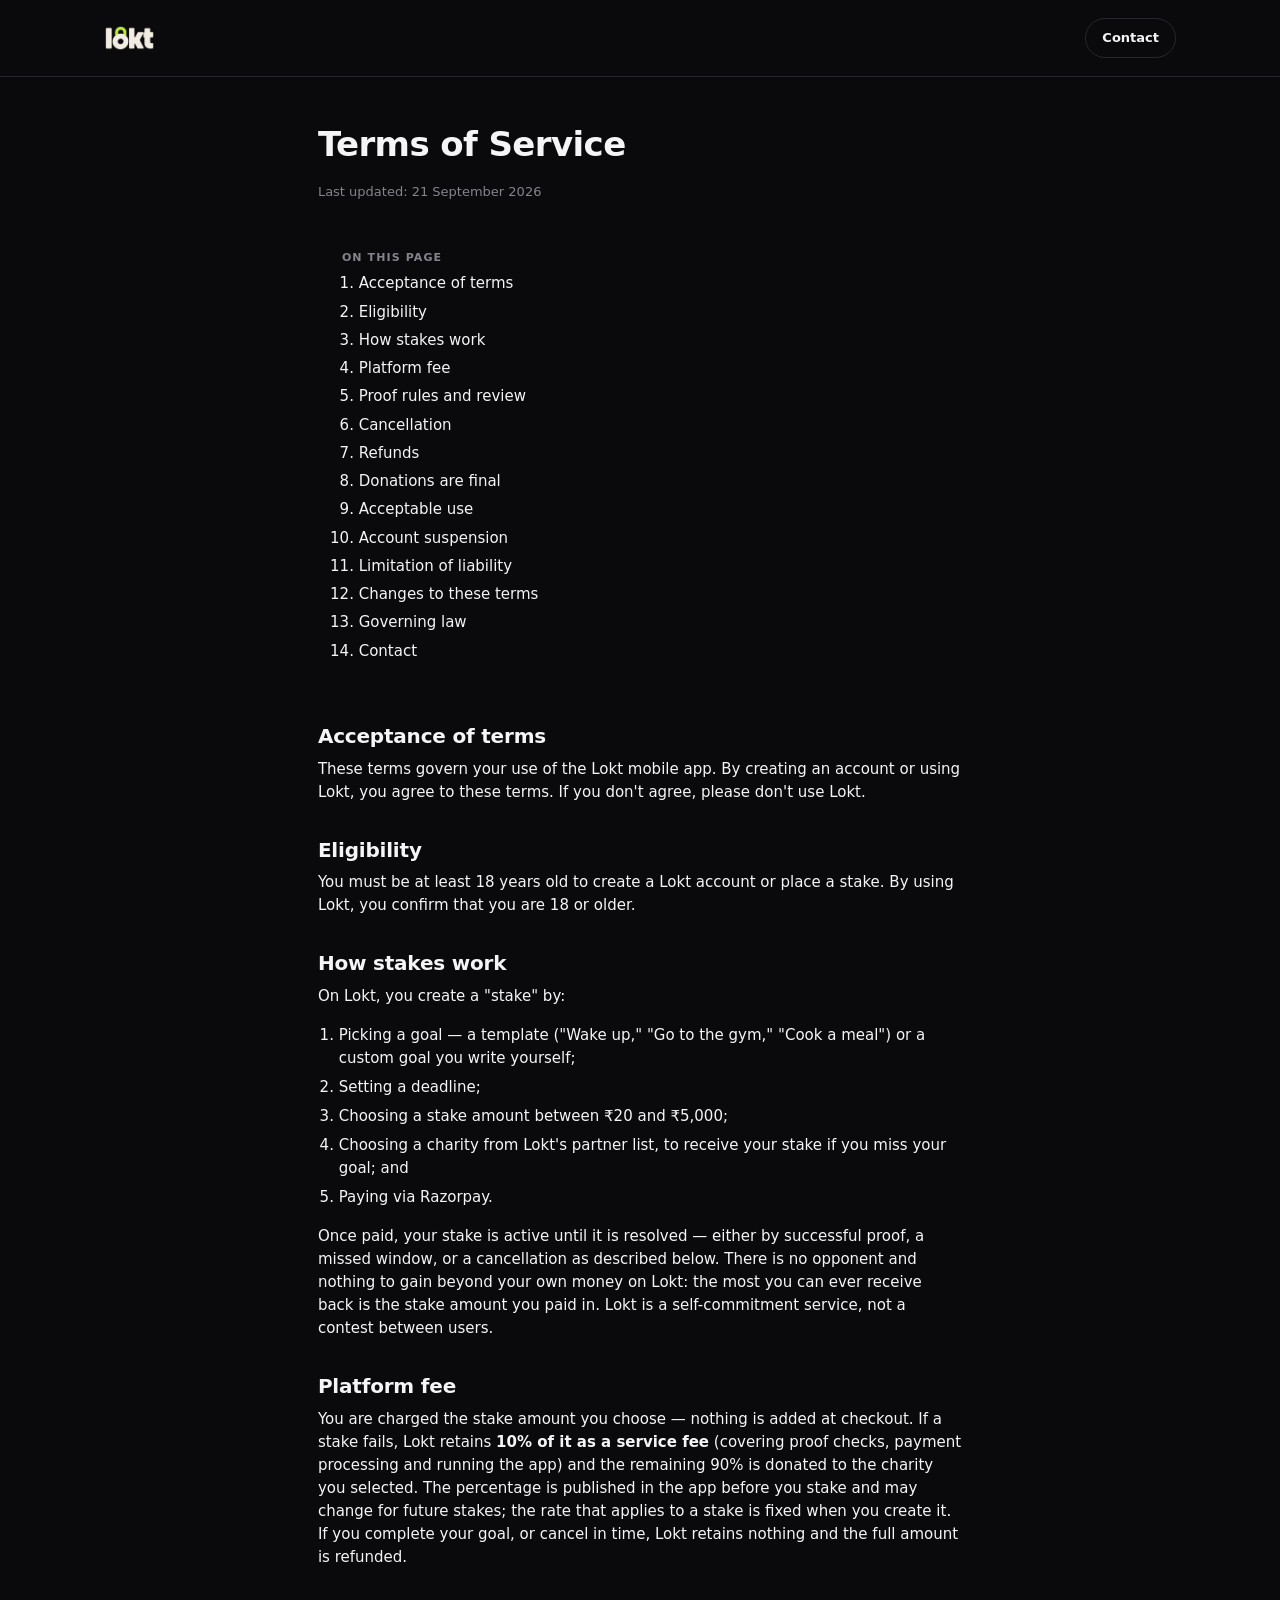
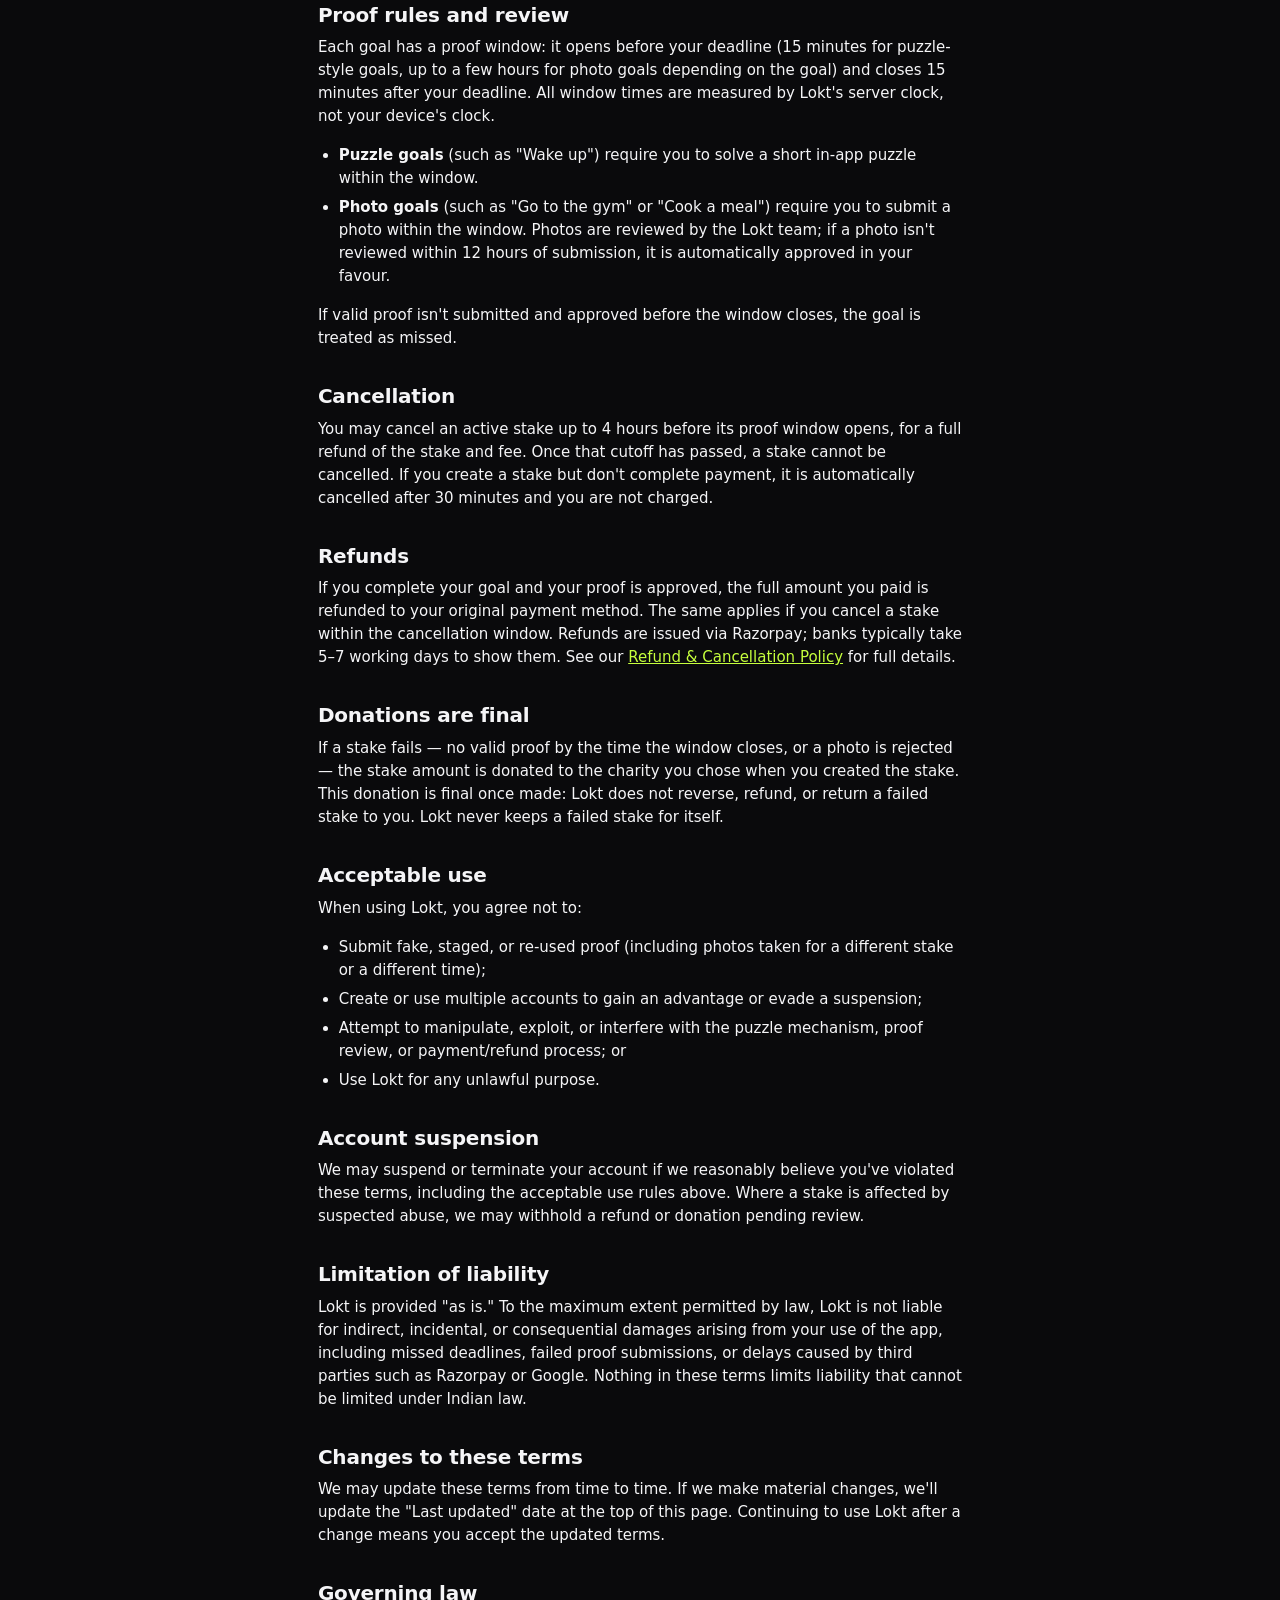
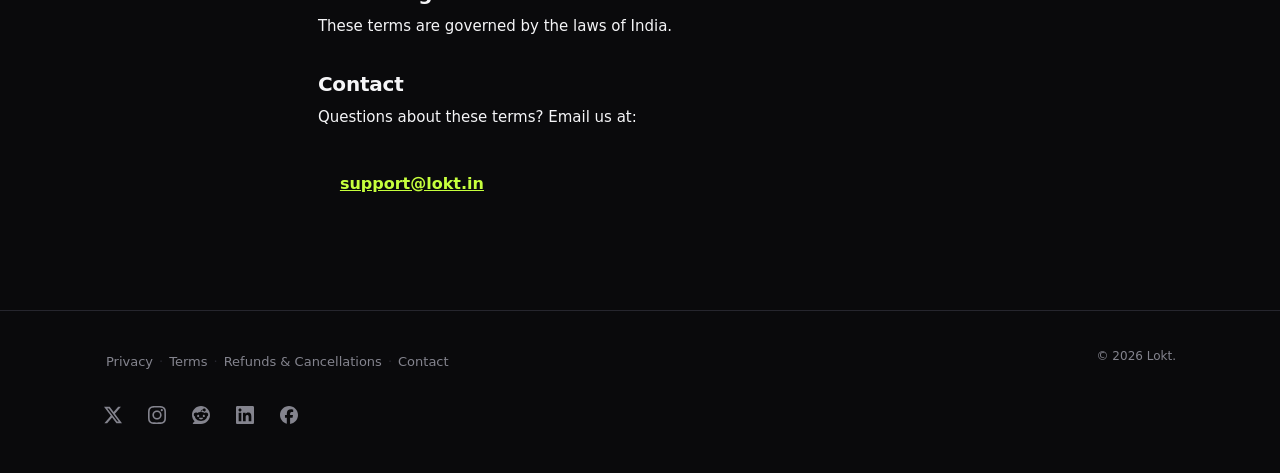
<file: terms/index.html>
<!doctype html>
<html lang="en-IN">
<head>
<meta charset="utf-8">
<meta name="viewport" content="width=device-width, initial-scale=1">
<meta name="theme-color" content="#0A0A0C">
<title>Terms of Service — Lokt</title>
<meta name="description" content="Lokt's terms of service: eligibility, how stakes work, fees, proof and review rules, cancellation, refunds, donations, acceptable use, and governing law.">
<link rel="canonical" href="https://lokt.in/terms/">
<meta property="og:type" content="website">
<meta property="og:title" content="Terms of Service — Lokt">
<meta property="og:description" content="The rules for using Lokt: stakes, fees, proof, cancellation, and refunds.">
<meta property="og:url" content="https://lokt.in/terms/">
<meta property="og:image" content="https://lokt.in/assets/apple-touch-icon-180.png">
<meta name="twitter:card" content="summary">
<link rel="icon" type="image/png" sizes="32x32" href="/assets/favicon-32.png">
<link rel="apple-touch-icon" sizes="180x180" href="/assets/apple-touch-icon-180.png">
<link rel="stylesheet" href="/assets/style.css">
</head>
<body>

<header class="site-header">
  <div class="wrap">
    <a href="/" class="logo" aria-label="Lokt home"><img class="logo-img" src="/assets/lokt-wordmark-white.png" alt="Lokt"></a>
    <nav aria-label="Primary">
      <a href="/contact/">Contact</a>
    </nav>
  </div>
</header>

<main class="legal-main">
  <div class="wrap-narrow">
    <h1>Terms of Service</h1>
    <p class="updated">Last updated: 21 September 2026</p>

    <nav class="legal-toc" aria-label="Sections">
      <h2>On this page</h2>
      <ol>
        <li><a href="#acceptance">Acceptance of terms</a></li>
        <li><a href="#eligibility">Eligibility</a></li>
        <li><a href="#stakes">How stakes work</a></li>
        <li><a href="#fee">Platform fee</a></li>
        <li><a href="#proof">Proof rules and review</a></li>
        <li><a href="#cancellation">Cancellation</a></li>
        <li><a href="#refunds">Refunds</a></li>
        <li><a href="#donations">Donations are final</a></li>
        <li><a href="#use">Acceptable use</a></li>
        <li><a href="#suspension">Account suspension</a></li>
        <li><a href="#liability">Limitation of liability</a></li>
        <li><a href="#changes">Changes to these terms</a></li>
        <li><a href="#law">Governing law</a></li>
        <li><a href="#contact">Contact</a></li>
      </ol>
    </nav>

    <section id="acceptance">
      <h2>Acceptance of terms</h2>
      <p>These terms govern your use of the Lokt mobile app. By creating an account or using Lokt, you agree to these terms. If you don't agree, please don't use Lokt.</p>
    </section>

    <!-- TODO(legal): operator legal name + registered address + grievance officer -->
    <section id="eligibility">
      <h2>Eligibility</h2>
      <p>You must be at least 18 years old to create a Lokt account or place a stake. By using Lokt, you confirm that you are 18 or older.</p>
    </section>

    <section id="stakes">
      <h2>How stakes work</h2>
      <p>On Lokt, you create a "stake" by:</p>
      <ol>
        <li>Picking a goal — a template ("Wake up," "Go to the gym," "Cook a meal") or a custom goal you write yourself;</li>
        <li>Setting a deadline;</li>
        <li>Choosing a stake amount between ₹20 and ₹5,000;</li>
        <li>Choosing a charity from Lokt's partner list, to receive your stake if you miss your goal; and</li>
        <li>Paying via Razorpay.</li>
      </ol>
      <p>Once paid, your stake is active until it is resolved — either by successful proof, a missed window, or a cancellation as described below. There is no opponent and nothing to gain beyond your own money on Lokt: the most you can ever receive back is the stake amount you paid in. Lokt is a self-commitment service, not a contest between users.</p>
    </section>

    <section id="fee">
      <h2>Platform fee</h2>
      <p>You are charged the stake amount you choose — nothing is added at checkout. If a stake fails, Lokt retains <strong>10% of it as a service fee</strong> (covering proof checks, payment processing and running the app) and the remaining 90% is donated to the charity you selected. The percentage is published in the app before you stake and may change for future stakes; the rate that applies to a stake is fixed when you create it. If you complete your goal, or cancel in time, Lokt retains nothing and the full amount is refunded.</p>
    </section>

    <section id="proof">
      <h2>Proof rules and review</h2>
      <p>Each goal has a proof window: it opens before your deadline (15 minutes for puzzle-style goals, up to a few hours for photo goals depending on the goal) and closes 15 minutes after your deadline. All window times are measured by Lokt's server clock, not your device's clock.</p>
      <ul>
        <li><strong>Puzzle goals</strong> (such as "Wake up") require you to solve a short in-app puzzle within the window.</li>
        <li><strong>Photo goals</strong> (such as "Go to the gym" or "Cook a meal") require you to submit a photo within the window. Photos are reviewed by the Lokt team; if a photo isn't reviewed within 12 hours of submission, it is automatically approved in your favour.</li>
      </ul>
      <p>If valid proof isn't submitted and approved before the window closes, the goal is treated as missed.</p>
    </section>

    <section id="cancellation">
      <h2>Cancellation</h2>
      <p>You may cancel an active stake up to 4 hours before its proof window opens, for a full refund of the stake and fee. Once that cutoff has passed, a stake cannot be cancelled. If you create a stake but don't complete payment, it is automatically cancelled after 30 minutes and you are not charged.</p>
    </section>

    <section id="refunds">
      <h2>Refunds</h2>
      <p>If you complete your goal and your proof is approved, the full amount you paid is refunded to your original payment method. The same applies if you cancel a stake within the cancellation window. Refunds are issued via Razorpay; banks typically take 5–7 working days to show them. See our <a href="/refund/">Refund &amp; Cancellation Policy</a> for full details.</p>
    </section>

    <section id="donations">
      <h2>Donations are final</h2>
      <p>If a stake fails — no valid proof by the time the window closes, or a photo is rejected — the stake amount is donated to the charity you chose when you created the stake. This donation is final once made: Lokt does not reverse, refund, or return a failed stake to you. Lokt never keeps a failed stake for itself.</p>
    </section>

    <section id="use">
      <h2>Acceptable use</h2>
      <p>When using Lokt, you agree not to:</p>
      <ul>
        <li>Submit fake, staged, or re-used proof (including photos taken for a different stake or a different time);</li>
        <li>Create or use multiple accounts to gain an advantage or evade a suspension;</li>
        <li>Attempt to manipulate, exploit, or interfere with the puzzle mechanism, proof review, or payment/refund process; or</li>
        <li>Use Lokt for any unlawful purpose.</li>
      </ul>
    </section>

    <section id="suspension">
      <h2>Account suspension</h2>
      <p>We may suspend or terminate your account if we reasonably believe you've violated these terms, including the acceptable use rules above. Where a stake is affected by suspected abuse, we may withhold a refund or donation pending review.</p>
    </section>

    <section id="liability">
      <h2>Limitation of liability</h2>
      <p>Lokt is provided "as is." To the maximum extent permitted by law, Lokt is not liable for indirect, incidental, or consequential damages arising from your use of the app, including missed deadlines, failed proof submissions, or delays caused by third parties such as Razorpay or Google. Nothing in these terms limits liability that cannot be limited under Indian law.</p>
    </section>

    <section id="changes">
      <h2>Changes to these terms</h2>
      <p>We may update these terms from time to time. If we make material changes, we'll update the "Last updated" date at the top of this page. Continuing to use Lokt after a change means you accept the updated terms.</p>
    </section>

    <section id="law">
      <h2>Governing law</h2>
      <p>These terms are governed by the laws of India.</p>
    </section>

    <section id="contact">
      <h2>Contact</h2>
      <p>Questions about these terms? Email us at:</p>
      <p class="info-card"><a class="contact-email" href="mailto:support@lokt.in">support@lokt.in</a></p>
    </section>

  </div>
</main>

<footer class="site-footer">
  <div class="wrap">
    <div class="footer-links">
      <a href="/privacy/">Privacy</a><span class="sep">·</span>
      <a href="/terms/">Terms</a><span class="sep">·</span>
      <a href="/refund/">Refunds &amp; Cancellations</a><span class="sep">·</span>
      <a href="/contact/">Contact</a>
    </div>
    <p class="footer-copy">© 2026 Lokt.</p>
    <div class="footer-social">
      <a href="https://x.com/loktdotin" target="_blank" rel="me noopener" aria-label="Lokt on X" title="Lokt on X"><svg width="18" height="18" viewBox="0 0 24 24" fill="currentColor" aria-hidden="true"><path d="M18.901 1.153h3.68l-8.04 9.19L24 22.846h-7.406l-5.8-7.584-6.638 7.584H.474l8.6-9.83L0 1.154h7.594l5.243 6.932ZM17.61 20.644h2.039L6.486 3.24H4.298Z"/></svg></a>
      <a href="https://www.instagram.com/loktdotin/" target="_blank" rel="me noopener" aria-label="Lokt on Instagram" title="Lokt on Instagram"><svg width="18" height="18" viewBox="0 0 24 24" fill="currentColor" aria-hidden="true"><path d="M7.0301.084c-1.2768.0602-2.1487.264-2.911.5634-.7888.3075-1.4575.72-2.1228 1.3877-.6652.6677-1.075 1.3368-1.3802 2.127-.2954.7638-.4956 1.6365-.552 2.914-.0564 1.2775-.0689 1.6882-.0626 4.947.0062 3.2586.0206 3.6671.0825 4.9473.061 1.2765.264 2.1482.5635 2.9107.308.7889.72 1.4573 1.388 2.1228.6679.6655 1.3365 1.0743 2.1285 1.38.7632.295 1.6361.4961 2.9134.552 1.2773.056 1.6884.069 4.9462.0627 3.2578-.0062 3.668-.0207 4.9478-.0814 1.28-.0607 2.147-.2652 2.9098-.5633.7889-.3086 1.4578-.72 2.1228-1.3881.665-.6682 1.0745-1.3378 1.3795-2.1284.2957-.7632.4966-1.636.552-2.9124.056-1.2809.0692-1.6898.063-4.948-.0063-3.2583-.021-3.6668-.0817-4.9465-.0607-1.2797-.264-2.1487-.5633-2.9117-.3084-.7889-.72-1.4568-1.3876-2.1228C21.2982 1.33 20.628.9208 19.8378.6165 19.074.321 18.2017.1197 16.9244.0645 15.6471.0093 15.236-.005 11.977.0014 8.718.0076 8.31.0215 7.0301.0839m.1402 21.6932c-1.17-.0509-1.8053-.2453-2.2287-.408-.5606-.216-.96-.4771-1.3819-.895-.422-.4178-.6811-.8186-.9-1.378-.1644-.4234-.3624-1.058-.4171-2.228-.0595-1.2645-.072-1.6442-.079-4.848-.007-3.2037.0053-3.583.0607-4.848.05-1.169.2456-1.805.408-2.2282.216-.5613.4762-.96.895-1.3816.4188-.4217.8184-.6814 1.3783-.9003.423-.1651 1.0575-.3614 2.227-.4171 1.2655-.06 1.6447-.072 4.848-.079 3.2033-.007 3.5835.005 4.8495.0608 1.169.0508 1.8053.2445 2.228.408.5608.216.96.4754 1.3816.895.4217.4194.6816.8176.9005 1.3787.1653.4217.3617 1.056.4169 2.2263.0602 1.2655.0739 1.645.0796 4.848.0058 3.203-.0055 3.5834-.061 4.848-.051 1.17-.245 1.8055-.408 2.2294-.216.5604-.4763.96-.8954 1.3814-.419.4215-.8181.6811-1.3783.9-.4224.1649-1.0577.3617-2.2262.4174-1.2656.0595-1.6448.072-4.8493.079-3.2045.007-3.5825-.006-4.848-.0608M16.953 5.5864A1.44 1.44 0 1 0 18.39 4.144a1.44 1.44 0 0 0-1.437 1.4424M5.8385 12.012c.0067 3.4032 2.7706 6.1557 6.173 6.1493 3.4026-.0065 6.157-2.7701 6.1506-6.1733-.0065-3.4032-2.771-6.1565-6.174-6.1498-3.403.0067-6.156 2.771-6.1496 6.1738M8 12.0077a4 4 0 1 1 4.008 3.9921A3.9996 3.9996 0 0 1 8 12.0077"/></svg></a>
      <a href="https://www.reddit.com/user/loktdotin/" target="_blank" rel="me noopener" aria-label="Lokt on Reddit" title="Lokt on Reddit"><svg width="18" height="18" viewBox="0 0 24 24" fill="currentColor" aria-hidden="true"><path d="M12 0C5.373 0 0 5.373 0 12c0 3.314 1.343 6.314 3.515 8.485l-2.286 2.286C.775 23.225 1.097 24 1.738 24H12c6.627 0 12-5.373 12-12S18.627 0 12 0Zm4.388 3.199c1.104 0 1.999.895 1.999 1.999 0 1.105-.895 2-1.999 2-.946 0-1.739-.657-1.947-1.539v.002c-1.147.162-2.032 1.15-2.032 2.341v.007c1.776.067 3.4.567 4.686 1.363.473-.363 1.064-.58 1.707-.58 1.547 0 2.802 1.254 2.802 2.802 0 1.117-.655 2.081-1.601 2.531-.088 3.256-3.637 5.876-7.997 5.876-4.361 0-7.905-2.617-7.998-5.87-.954-.447-1.614-1.415-1.614-2.538 0-1.548 1.255-2.802 2.803-2.802.645 0 1.239.218 1.712.585 1.275-.79 2.881-1.291 4.64-1.365v-.01c0-1.663 1.263-3.034 2.88-3.207.188-.911.993-1.595 1.959-1.595Zm-8.085 8.376c-.784 0-1.459.78-1.506 1.797-.047 1.016.64 1.429 1.426 1.429.786 0 1.371-.369 1.418-1.385.047-1.017-.553-1.841-1.338-1.841Zm7.406 0c-.786 0-1.385.824-1.338 1.841.047 1.017.634 1.385 1.418 1.385.785 0 1.473-.413 1.426-1.429-.046-1.017-.721-1.797-1.506-1.797Zm-3.703 4.013c-.974 0-1.907.048-2.77.135-.147.015-.241.168-.183.305.483 1.154 1.622 1.964 2.953 1.964 1.33 0 2.47-.81 2.953-1.964.057-.137-.037-.29-.184-.305-.863-.087-1.795-.135-2.769-.135Z"/></svg></a>
      <a href="https://www.linkedin.com/company/loktdotin" target="_blank" rel="me noopener" aria-label="Lokt on LinkedIn" title="Lokt on LinkedIn"><svg width="18" height="18" viewBox="0 0 24 24" fill="currentColor" aria-hidden="true"><path d="M20.447 20.452h-3.554v-5.569c0-1.328-.027-3.037-1.852-3.037-1.853 0-2.136 1.445-2.136 2.939v5.667H9.351V9h3.414v1.561h.046c.477-.9 1.637-1.85 3.37-1.85 3.601 0 4.267 2.37 4.267 5.455v6.286zM5.337 7.433c-1.144 0-2.063-.926-2.063-2.065 0-1.138.92-2.063 2.063-2.063 1.14 0 2.064.925 2.064 2.063 0 1.139-.925 2.065-2.064 2.065zm1.782 13.019H3.555V9h3.564v11.452zM22.225 0H1.771C.792 0 0 .774 0 1.729v20.542C0 23.227.792 24 1.771 24h20.451C23.2 24 24 23.227 24 22.271V1.729C24 .774 23.2 0 22.222 0h.003z"/></svg></a>
      <a href="https://www.facebook.com/loktdotin" target="_blank" rel="me noopener" aria-label="Lokt on Facebook" title="Lokt on Facebook"><svg width="18" height="18" viewBox="0 0 24 24" fill="currentColor" aria-hidden="true"><path d="M9.101 23.691v-7.98H6.627v-3.667h2.474v-1.58c0-4.085 1.848-5.978 5.858-5.978.401 0 .955.042 1.468.103a8.68 8.68 0 0 1 1.141.195v3.325a8.623 8.623 0 0 0-.653-.036 26.805 26.805 0 0 0-.733-.009c-.707 0-1.259.096-1.675.309a1.686 1.686 0 0 0-.679.622c-.258.42-.374.995-.374 1.752v1.297h3.919l-.386 2.103-.287 1.564h-3.246v8.245C19.396 23.238 24 18.179 24 12.044c0-6.627-5.373-12-12-12s-12 5.373-12 12c0 5.628 3.874 10.35 9.101 11.647Z"/></svg></a>
    </div>
  </div>
</footer>

</body>
</html>
</file>
<file: assets/style.css>
/* Lokt — shared stylesheet
   Dark-only, matches the app's tokens in stake/app/src/theme.ts and the
   LOKT-DESIGN-BRIEF.md palette / type scale. System fonts only, no build step. */

:root {
  --bg: #0A0A0C;
  --card: #16161B;
  --surface: #1C1C22;
  --border: #26262E;
  --text: #F5F5F7;
  --muted: #84848E;
  --accent: #C6FF3D;
  --accent-hover: #D9FF7A;
  --accent-text: #0A0A0C;
  --success: #4ADE80;
  --danger: #FF5C6C;
  --warning: #FFC94D;

  --font: system-ui, -apple-system, "Segoe UI", Roboto, "Helvetica Neue", Arial, sans-serif;

  /* spacing scale: 4 / 8 / 16 / 24 / 32 */
  --sp-1: 4px;
  --sp-2: 8px;
  --sp-3: 16px;
  --sp-4: 24px;
  --sp-5: 32px;

  /* radii: 10 / 16 / 28, pill 999 */
  --r-s: 10px;
  --r-m: 16px;
  --r-l: 28px;
  --r-pill: 999px;

  --max-w: 1120px;
  --content-w: 68ch;
  --gutter: 16px;
}

* { box-sizing: border-box; }

html { -webkit-text-size-adjust: 100%; color-scheme: dark; max-width: 100%; overflow-x: hidden; }

body {
  margin: 0;
  background: var(--bg);
  color: var(--text);
  font-family: var(--font);
  font-size: 15px;
  line-height: 1.55;
  -webkit-font-smoothing: antialiased;
  max-width: 100%;
  overflow-x: hidden;
}

img { max-width: 100%; display: block; }

a { color: var(--accent); text-decoration: none; }
a:hover { color: var(--accent-hover); }

::selection { background: rgba(198, 255, 61, 0.28); color: var(--text); }

:focus-visible {
  outline: 2px solid var(--accent);
  outline-offset: 2px;
  border-radius: 4px;
}

h1, h2, h3, h4 {
  font-family: var(--font);
  font-weight: 900;
  line-height: 1.08;
  margin: 0 0 0.5em;
  color: var(--text);
}

p { margin: 0 0 1em; color: var(--text); }

.wrap {
  max-width: var(--max-w);
  margin: 0 auto;
  padding: 0 var(--gutter);
}

.wrap-narrow {
  max-width: 760px;
  margin: 0 auto;
  padding: 0 var(--gutter);
}

/* ---------- type scale ---------- */
/* eyebrow / label: 11-12 / 800 / +1.1 tracking / uppercase */
.eyebrow {
  display: inline-flex;
  align-items: center;
  gap: 7px;
  font-size: 11px;
  font-weight: 800;
  letter-spacing: 0.1em;
  text-transform: uppercase;
  color: var(--muted);
  margin: 0;
}

/* screen / section title: 34-36 / 38 / 900 / -0.6 */
.title, .legal-main h1 {
  font-size: 34px;
  line-height: 38px;
  font-weight: 900;
  letter-spacing: -0.6px;
}

/* hero: 68/74/900/-3, loosened for multi-line marketing copy */
.hero-title {
  font-size: clamp(2.4rem, 5.6vw + 0.6rem, 4.4rem);
  line-height: 1.04;
  font-weight: 900;
  letter-spacing: -0.03em;
  margin: 0 0 var(--sp-3);
  max-width: 15ch;
}

/* meta: 12-13 / 600 */
.meta { font-size: 12px; font-weight: 600; color: var(--muted); }

/* body: 14-15 / 20 */
.lead { font-size: 16px; line-height: 24px; color: var(--muted); max-width: 46ch; }

/* ---------- header ---------- */

.site-header {
  padding: 18px 0;
  border-bottom: 1px solid var(--border);
}

.site-header .wrap {
  display: flex;
  align-items: center;
  justify-content: space-between;
  gap: 16px;
}

.site-header .logo-img { height: 26px; width: auto; display: block; }

.site-header nav a {
  display: inline-flex;
  align-items: center;
  text-decoration: none;
  font-weight: 700;
  font-size: 13px;
  padding: 9px 16px;
  border-radius: var(--r-pill);
  border: 1px solid var(--border);
  color: var(--text);
}

.site-header nav a:hover { background: var(--card); color: var(--text); border-color: #34343E; }

/* ---------- buttons ---------- */

.btn {
  display: inline-flex;
  align-items: center;
  justify-content: center;
  gap: 8px;
  text-decoration: none;
  font-family: var(--font);
  font-weight: 800;
  font-size: 15px;
  letter-spacing: -0.1px;
  height: 52px;
  padding: 0 24px;
  border-radius: var(--r-l);
  border: 1px solid transparent;
  cursor: pointer;
}

.btn-primary { background: var(--accent); color: var(--accent-text); }
.btn-primary:hover { background: var(--accent-hover); color: var(--accent-text); }

.btn-secondary { border-color: var(--border); color: var(--text); background: transparent; }
.btn-secondary:hover { background: var(--card); border-color: #34343E; color: var(--text); }

.cta-row { display: flex; flex-wrap: wrap; gap: var(--sp-3); margin-top: var(--sp-4); }

@media (max-width: 560px) {
  .btn { width: 100%; }
}

/* ---------- generic layout ---------- */

section { padding: 64px 0; }
section + section { border-top: 1px solid var(--border); }

section > .wrap > h2.title,
section > .wrap-narrow > h2.title { margin-bottom: var(--sp-4); }

.card {
  background: var(--card);
  border: 1px solid var(--border);
  border-radius: var(--r-m);
}

/* ---------- hero ---------- */

.hero { padding: 56px 0 64px; border-top: none; }
.hero .wrap { display: flex; align-items: center; gap: 48px; }
.hero-copy { flex: 1 1 480px; min-width: 0; max-width: 100%; }
.hero-mark { flex: 0 0 auto; width: 168px; height: 168px; position: relative; display: flex; align-items: center; justify-content: center; }
.hero-mark svg { display: block; width: 100%; height: 100%; }

.hero .eyebrow { margin-bottom: var(--sp-2); }
.hero .eyebrow svg { flex-shrink: 0; }

.hero-title span.lime-word { color: var(--accent); }

.proof-list { list-style: none; margin: var(--sp-4) 0 0; padding: 0; display: flex; flex-direction: column; gap: 14px; }
.proof-list li { display: flex; align-items: flex-start; gap: 12px; font-size: 14px; line-height: 20px; font-weight: 600; }
.proof-list svg { flex-shrink: 0; margin-top: 1px; }
.proof-list li span { min-width: 0; }

.lock-glow {
  position: absolute;
  inset: 6%;
  background: radial-gradient(circle, rgba(198, 255, 61, 0.26), rgba(198, 255, 61, 0) 70%);
  filter: blur(18px);
  animation: glowPulse 3.6s ease-in-out infinite;
  pointer-events: none;
}

.lock-mark { position: relative; z-index: 1; animation: lockFloat 3.6s ease-in-out infinite; }

@keyframes lockFloat {
  0%, 100% { transform: translateY(0); }
  50% { transform: translateY(-7px); }
}

@keyframes glowPulse {
  0%, 100% { opacity: 0.55; }
  50% { opacity: 1; }
}

@media (prefers-reduced-motion: reduce) {
  .lock-mark, .lock-glow { animation: none; }
}

@media (max-width: 860px) {
  .hero .wrap { flex-direction: column-reverse; align-items: stretch; gap: var(--sp-4); }
  .hero-copy { flex: 0 0 auto; width: 100%; }
  .hero-mark { width: 96px; height: 96px; align-self: flex-start; flex: 0 0 auto; }
  .hero-title { max-width: none; }
}

/* ---------- deal card (numbered rows) ---------- */

.deal-card { margin-top: 0; overflow: hidden; }

.deal-row { display: flex; gap: 14px; padding: 16px 20px; }
.deal-row + .deal-row { border-top: 1px solid var(--border); margin-left: 0; }
.deal-row .num {
  width: 24px;
  flex-shrink: 0;
  font-size: 13px;
  font-weight: 900;
  font-variant-numeric: tabular-nums;
  padding-top: 2px;
}
.deal-row .num.accent { color: var(--accent); }
.deal-row .num.danger { color: var(--danger); }
.deal-row .num.muted { color: var(--muted); }
.deal-row p { flex: 1 1 auto; min-width: 0; font-size: 15px; line-height: 22px; font-weight: 600; margin: 0; }
.deal-row .hl-success { color: var(--success); font-weight: 800; }
.deal-row .hl-danger { color: var(--danger); font-weight: 800; }
.deal-row strong { font-weight: 800; }

.deal-note { margin-top: var(--sp-3); font-size: 13px; color: var(--muted); }
.deal-note a { text-decoration: underline; }

/* ---------- how it works ---------- */

.steps {
  list-style: none;
  margin: 0;
  padding: 0;
  display: grid;
  grid-template-columns: repeat(4, 1fr);
  gap: var(--sp-3);
}

.steps li {
  background: var(--card);
  border: 1px solid var(--border);
  border-radius: var(--r-m);
  padding: 20px;
}

.steps .step-top { display: flex; align-items: center; justify-content: space-between; margin-bottom: 14px; }
.steps .num { font-size: 20px; font-weight: 900; letter-spacing: -0.6px; font-variant-numeric: tabular-nums; color: var(--accent); }
.steps svg { color: var(--muted); }

.steps h3 { font-size: 15px; font-weight: 800; margin: 0 0 6px; letter-spacing: -0.1px; }
.steps p { margin: 0; color: var(--muted); font-size: 13px; line-height: 19px; }

@media (max-width: 900px) {
  .steps { grid-template-columns: repeat(2, 1fr); }
}
@media (max-width: 560px) {
  .steps { grid-template-columns: 1fr; }
}

/* ---------- stat strip ---------- */

.stat-strip {
  display: grid;
  grid-template-columns: repeat(3, 1fr);
}

.stat-strip .stat { padding: 20px; border-left: 1px solid var(--border); }
.stat-strip .stat:first-child { border-left: none; }

.stat .stat-label { display: flex; align-items: center; gap: 7px; color: var(--muted); margin-bottom: 8px; }
.stat .stat-value { font-size: 20px; font-weight: 900; letter-spacing: -0.4px; font-variant-numeric: tabular-nums; }
.stat .stat-sub { margin-top: 4px; font-size: 12px; font-weight: 600; color: var(--muted); }

@media (max-width: 700px) {
  .stat-strip { grid-template-columns: 1fr; }
  .stat-strip .stat { border-left: none; border-top: 1px solid var(--border); }
  .stat-strip .stat:first-child { border-top: none; }
}

/* ---------- FAQ ---------- */

.faq details {
  border-bottom: 1px solid var(--border);
  padding: 18px 0;
}
.faq details:first-of-type { border-top: 1px solid var(--border); }

.faq summary {
  cursor: pointer;
  font-weight: 700;
  font-size: 15px;
  list-style: none;
  position: relative;
  padding-right: 28px;
  color: var(--text);
}

.faq summary::-webkit-details-marker { display: none; }

.faq summary::after {
  content: "+";
  position: absolute;
  right: 0;
  top: 0;
  font-weight: 800;
  font-size: 18px;
  color: var(--muted);
}

.faq details[open] summary::after { content: "\2212"; color: var(--accent); }

.faq details p { margin-top: 12px; color: var(--muted); font-size: 14px; line-height: 21px; }
.faq details p:last-child { margin-bottom: 0; }

/* ---------- contact / coming-soon band ---------- */

.contact-band {
  padding: 32px;
  display: flex;
  align-items: center;
  gap: var(--sp-4);
  justify-content: space-between;
  flex-wrap: wrap;
}

.contact-band .band-copy { flex: 1 1 320px; min-width: 0; }
.contact-band h2 { font-size: 22px; margin-bottom: 6px; }
.contact-band p { color: var(--muted); margin: 0; font-size: 14px; }
.contact-band .lock-mini { flex-shrink: 0; }

/* ---------- footer ---------- */

.site-footer {
  background: var(--bg);
  color: var(--muted);
  padding: 36px 0;
  border-top: 1px solid var(--border);
}

.site-footer .wrap {
  display: flex;
  flex-wrap: wrap;
  align-items: center;
  justify-content: space-between;
  gap: 16px;
}

.footer-links { display: flex; flex-wrap: wrap; gap: 6px 4px; align-items: center; font-size: 13px; }
.footer-links a { text-decoration: none; padding: 4px 2px; color: var(--muted); }
.footer-links a:hover { color: var(--text); }
.footer-links .sep { color: var(--border); }

.footer-copy { font-size: 12px; color: var(--muted); }

/* social row: icon-only links on their own line under the legal links.
   44x44 tap targets; the -13px pull aligns the first glyph with the text above. */
.footer-social { display: flex; align-items: center; flex-basis: 100%; margin-left: -13px; }
.footer-social a { width: 44px; height: 44px; display: inline-flex; align-items: center; justify-content: center; color: var(--muted); }
.footer-social a:hover { color: var(--text); }
.footer-social svg { display: block; }

/* ---------- legal pages ---------- */

.legal-main { padding: 48px 0 72px; }
.legal-main section { padding: 0; border-top: none; }

.legal-main .wrap-narrow { max-width: var(--content-w); }

.legal-main .updated {
  color: var(--muted);
  font-size: 13px;
  margin-bottom: 2.2em;
}

.legal-main h2 {
  margin-top: 1.8em;
  font-size: 20px;
  letter-spacing: -0.2px;
}

.legal-main h3 {
  margin-top: 1.4em;
  font-size: 15px;
}

.legal-main p, .legal-main li { font-size: 15px; line-height: 23px; color: var(--text); }
.legal-main ul, .legal-main ol { padding-left: 1.3em; }
.legal-main li { margin-bottom: 0.4em; }

.legal-main a { text-decoration: underline; }

.legal-main strong { font-weight: 800; }

.legal-toc {
  padding: 20px 24px;
  margin-bottom: 2.4em;
}

.legal-toc h2 { font-size: 11px; font-weight: 800; letter-spacing: 0.1em; text-transform: uppercase; margin: 0 0 0.8em; color: var(--muted); }
.legal-toc ol { margin: 0; padding-left: 1.2em; columns: 1; font-size: 14px; }
.legal-toc li { margin-bottom: 0.35em; }
.legal-toc a { text-decoration: none; color: var(--text); }
.legal-toc a:hover { color: var(--accent); }

.info-card {
  padding: 18px 22px;
  margin: 1.4em 0;
}

.contact-email {
  display: inline-block;
  font-weight: 800;
  font-size: 16px;
  padding: 4px 0;
  color: var(--accent);
}

/* ---------- 404 ---------- */

.not-found {
  min-height: 56vh;
  display: flex;
  align-items: center;
}

.not-found .wrap-narrow { text-align: center; }
.not-found .eyebrow { justify-content: center; margin-bottom: var(--sp-3); }
.not-found .cta-row { justify-content: center; }

/* ---------- responsive: wider screens ---------- */

@media (min-width: 640px) {
  body { font-size: 16px; }
  .gutter-wide { padding-left: var(--sp-4); padding-right: var(--sp-4); }
}

@media (min-width: 900px) {
  .wrap, .wrap-narrow { padding-left: var(--sp-4); padding-right: var(--sp-4); }
  section { padding: 88px 0; }
}
</file>
